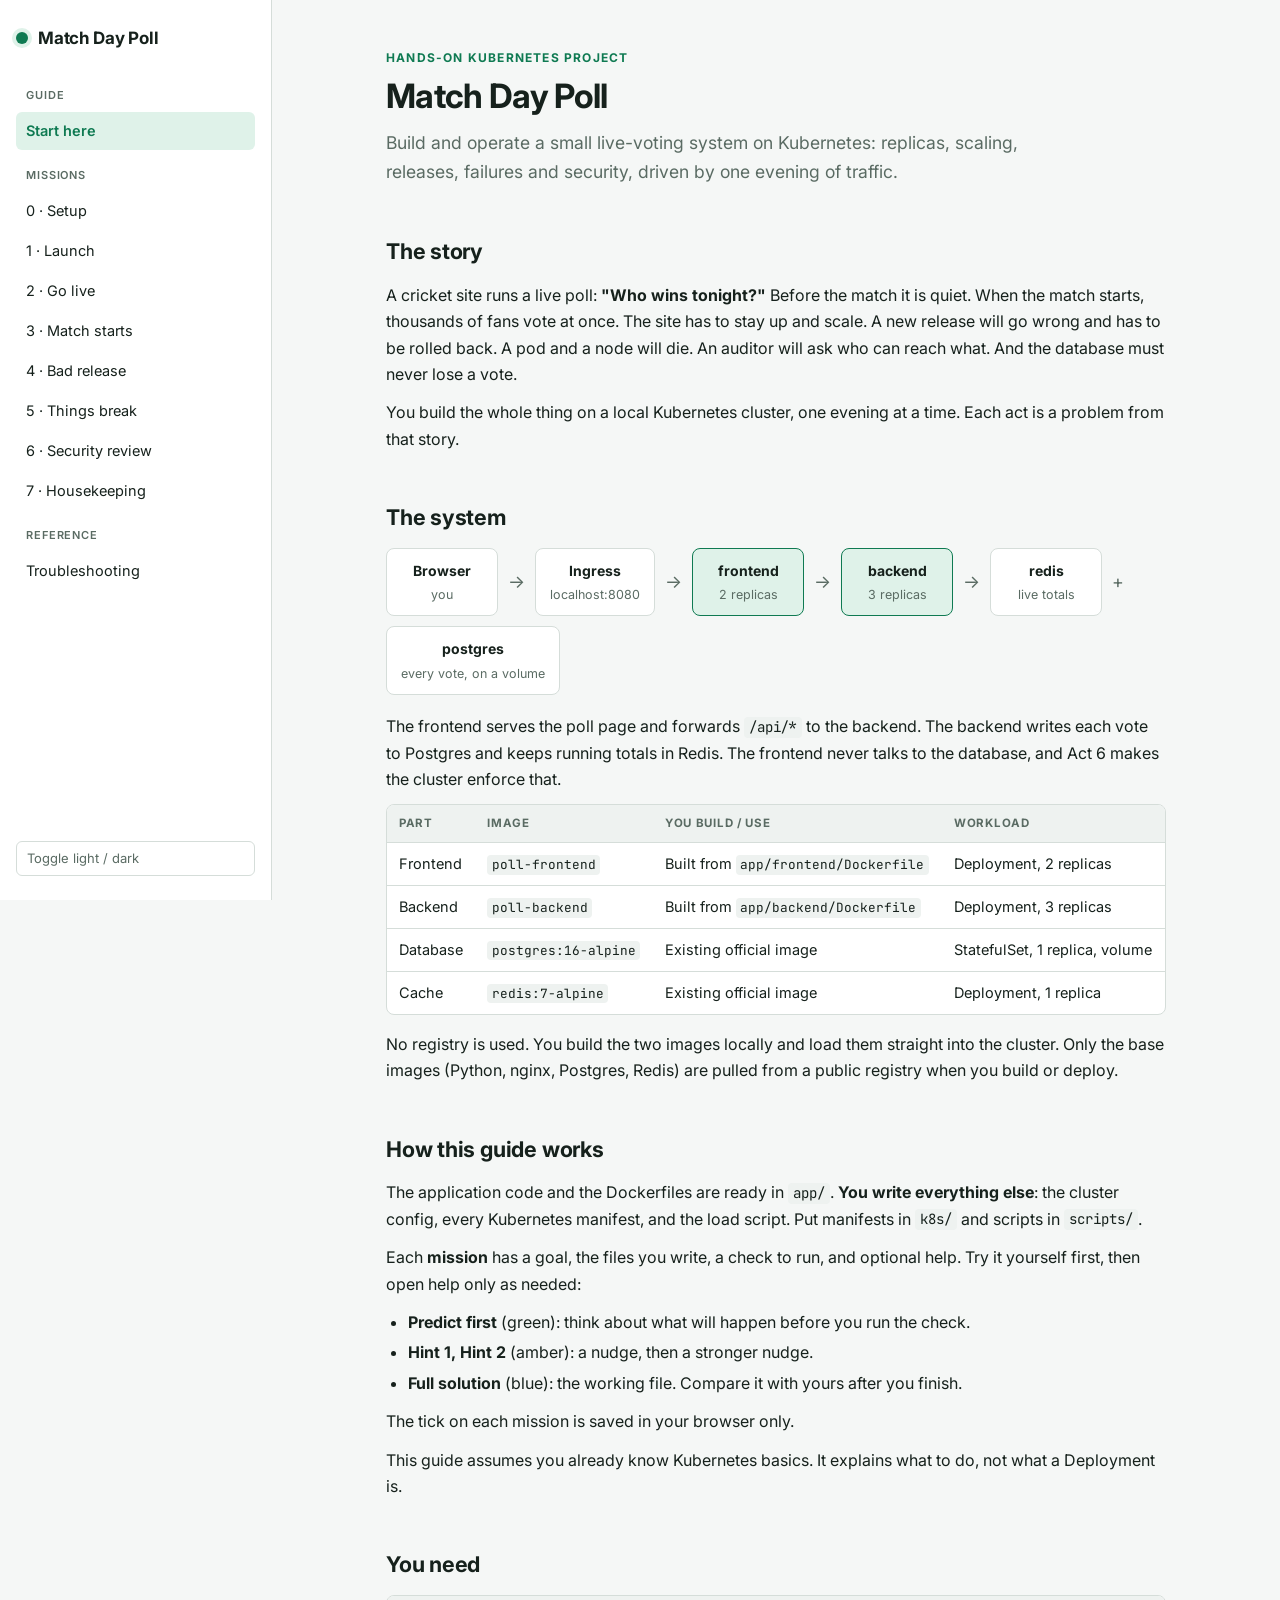
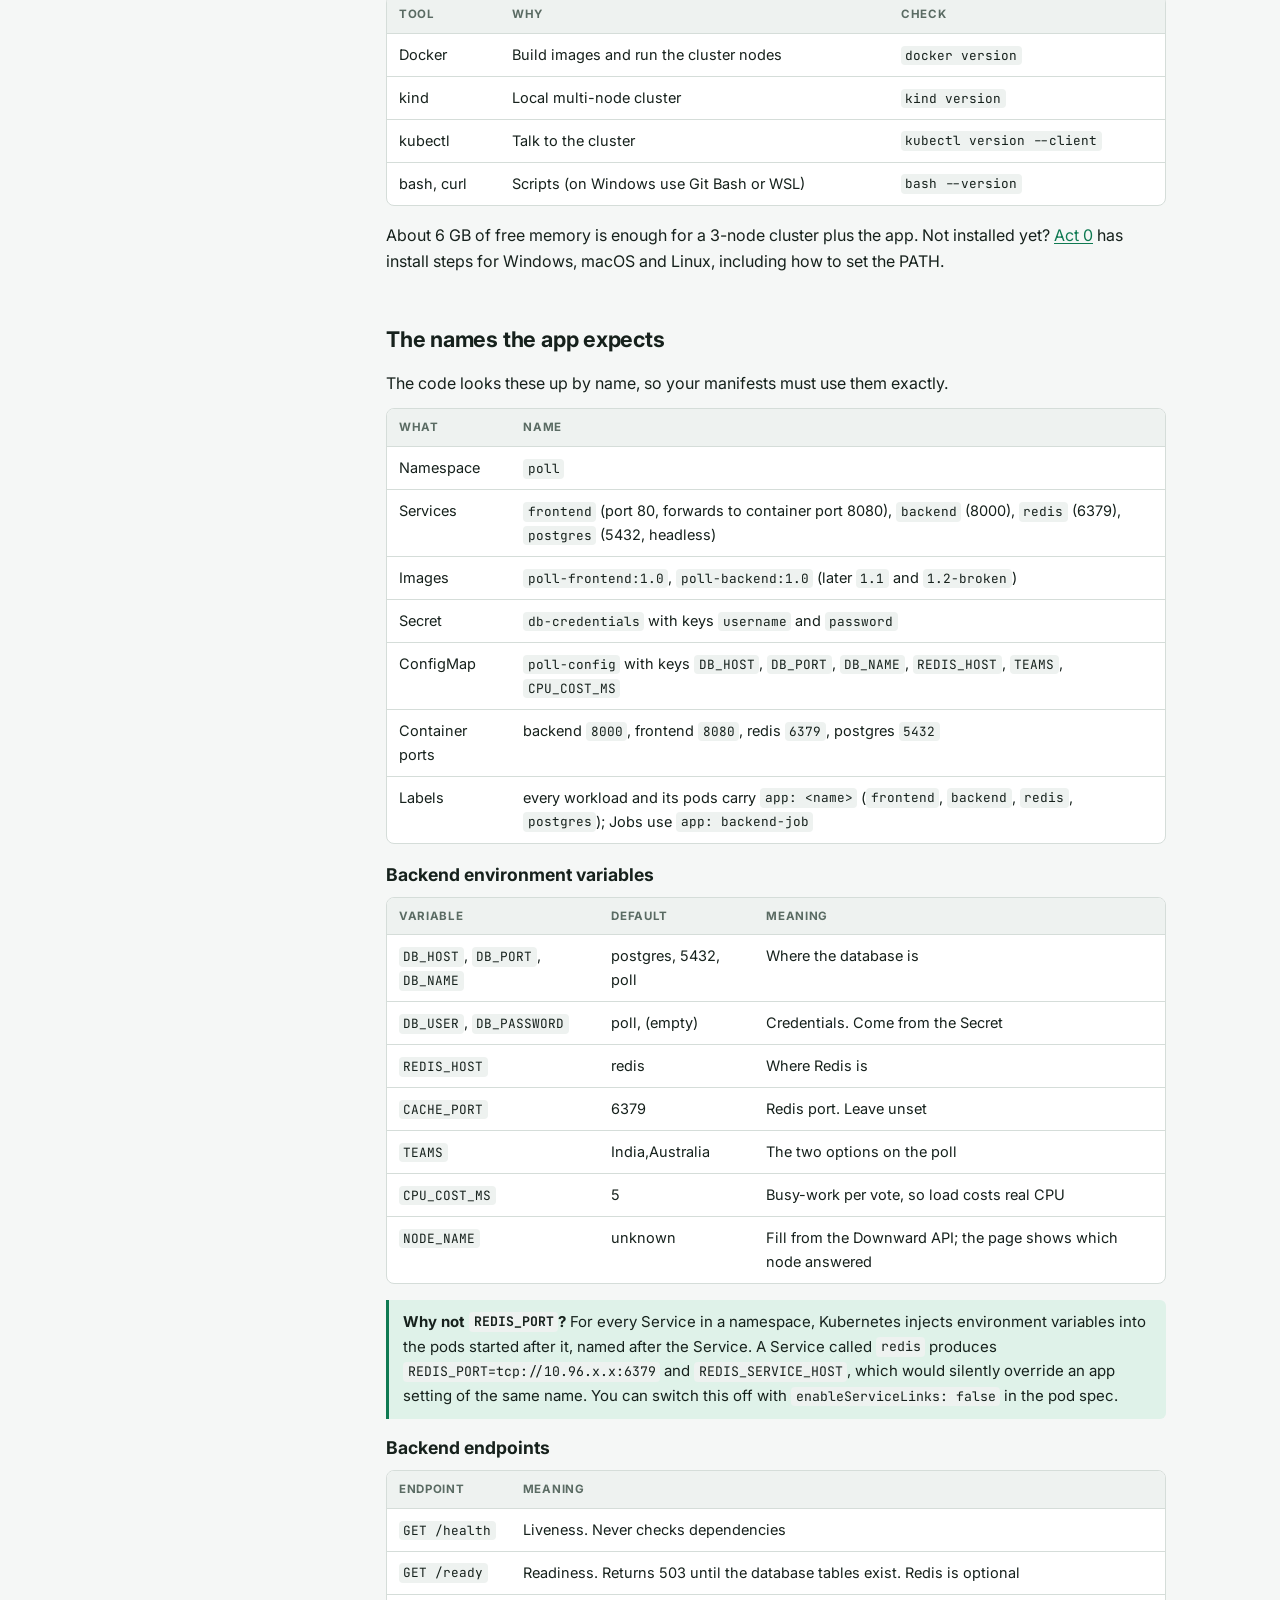
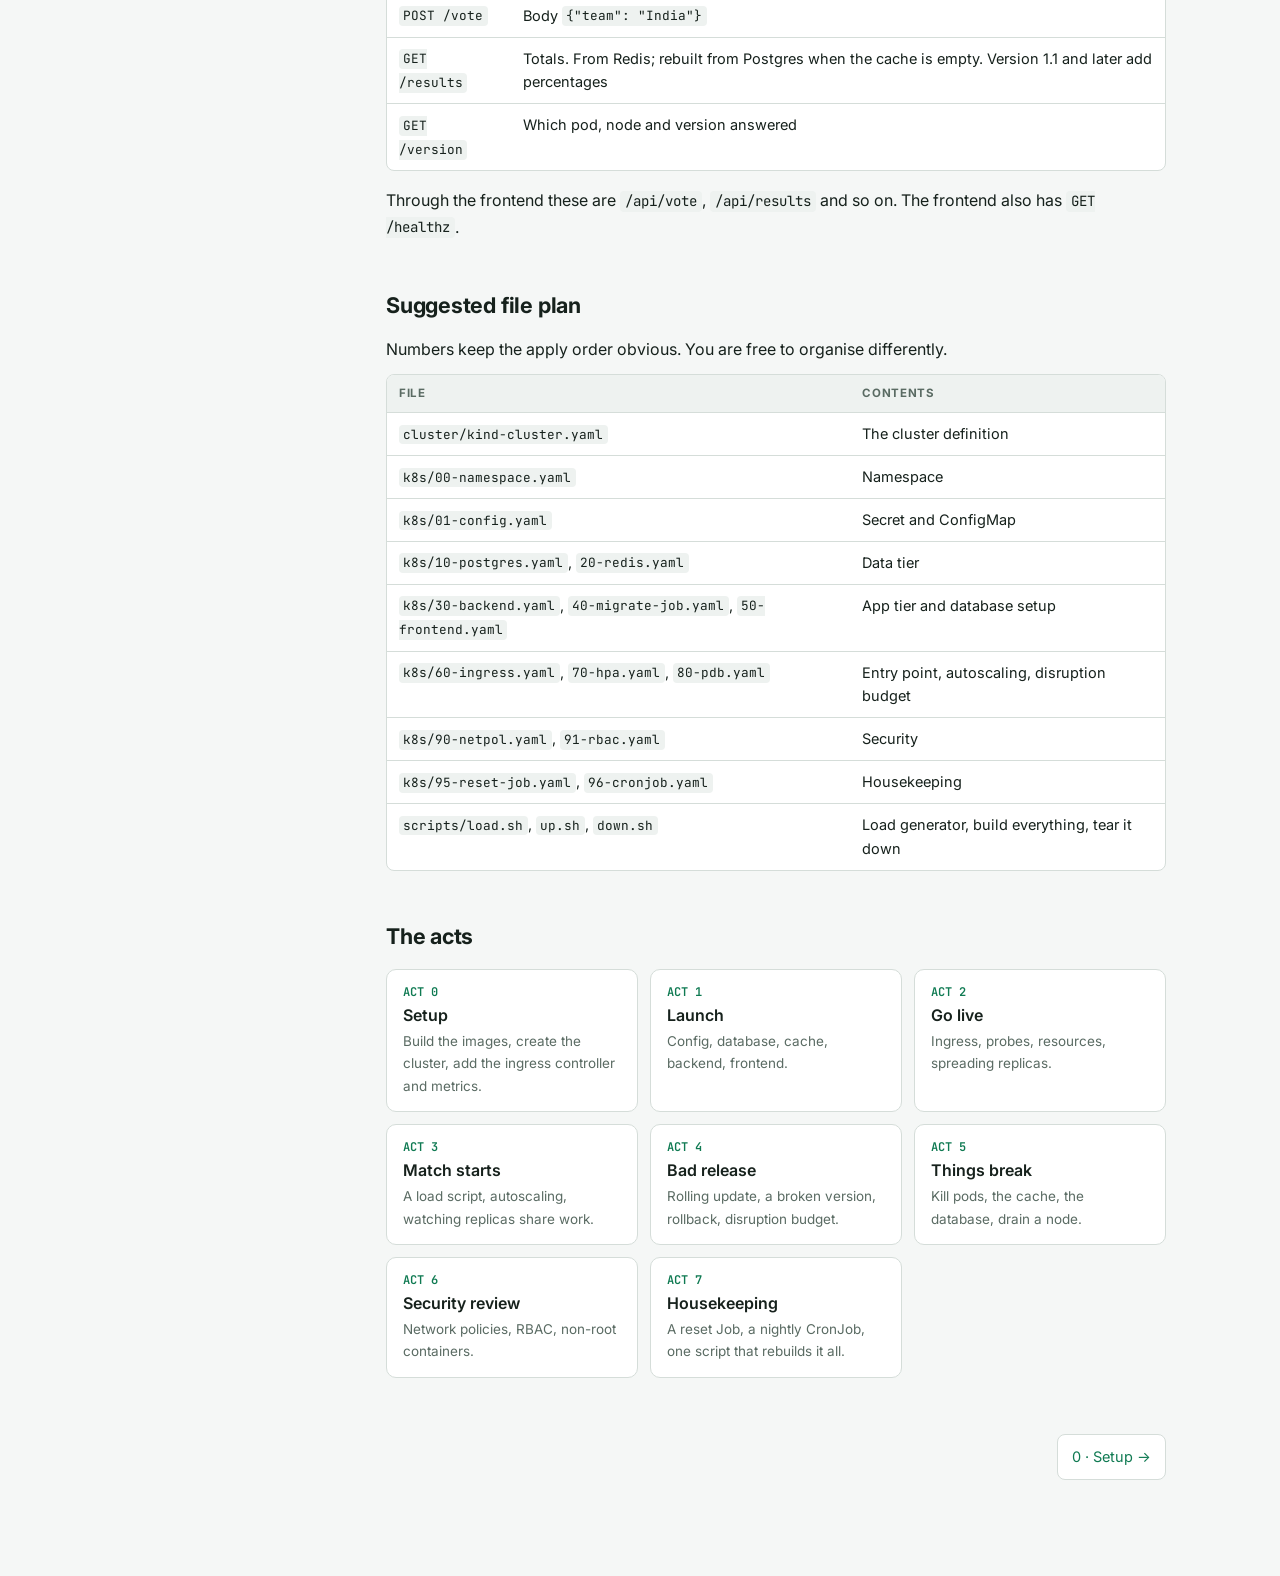
<file: docs/index.html>
<!doctype html>
<html lang="en">
<head>
<meta charset="utf-8">
<meta name="viewport" content="width=device-width, initial-scale=1">
<title>Match Day Poll · Match Day Poll</title>
<link rel="preconnect" href="https://fonts.googleapis.com">
<link rel="preconnect" href="https://fonts.gstatic.com" crossorigin>
<link rel="stylesheet" href="https://fonts.googleapis.com/css2?family=Inter:wght@400;500;600;700&family=JetBrains+Mono:wght@500;600&display=swap">
<link rel="stylesheet" href="assets/style.css">
</head>
<body>
<div class="topbar"><button id="nav-open" type="button" aria-label="Open navigation">Menu</button><strong>Match Day Poll</strong></div>
<div class="shell">
<aside class="side">
<a class="brand" href="index.html"><span class="dot"></span>Match Day Poll</a>
<nav class="nav" aria-label="Guide">
<div class="group">Guide</div>
<a href="index.html" aria-current="page">Start here</a>
<div class="group">Missions</div>
<a href="00-setup.html">0 · Setup</a>
<a href="01-launch.html">1 · Launch</a>
<a href="02-go-live.html">2 · Go live</a>
<a href="03-match-starts.html">3 · Match starts</a>
<a href="04-bad-release.html">4 · Bad release</a>
<a href="05-things-break.html">5 · Things break</a>
<a href="06-security-review.html">6 · Security review</a>
<a href="07-housekeeping.html">7 · Housekeeping</a>
<div class="group">Reference</div>
<a href="troubleshooting.html">Troubleshooting</a>
</nav>
<button class="theme" id="theme" type="button">Toggle light / dark</button>
</aside>
<main>
<div class="content">
<div class="eyebrow">Hands-on Kubernetes project</div>
<h1>Match Day Poll</h1>
<p class="lede">Build and operate a small live-voting system on Kubernetes: replicas, scaling, releases, failures and security, driven by one evening of traffic.</p>

<h2>The story</h2>
<p>A cricket site runs a live poll: <b>"Who wins tonight?"</b> Before the match it is quiet. When the match starts, thousands of fans vote at once. The site has to stay up and scale. A new release will go wrong and has to be rolled back. A pod and a node will die. An auditor will ask who can reach what. And the database must never lose a vote.</p>
<p>You build the whole thing on a local Kubernetes cluster, one evening at a time. Each act is a problem from that story.</p>

<h2>The system</h2>
<div class="flow">
<div class="box"><b>Browser</b><span>you</span></div><span class="arrow">→</span>
<div class="box"><b>Ingress</b><span>localhost:8080</span></div><span class="arrow">→</span>
<div class="box hot"><b>frontend</b><span>2 replicas</span></div><span class="arrow">→</span>
<div class="box hot"><b>backend</b><span>3 replicas</span></div><span class="arrow">→</span>
<div class="box"><b>redis</b><span>live totals</span></div>
<span class="arrow">+</span>
<div class="box"><b>postgres</b><span>every vote, on a volume</span></div>
</div>
<p>The frontend serves the poll page and forwards <code>/api/*</code> to the backend. The backend writes each vote to Postgres and keeps running totals in Redis. The frontend never talks to the database, and Act 6 makes the cluster enforce that.</p>
<div class="table-wrap"><table>
<thead><tr><th>Part</th><th>Image</th><th>You build / use</th><th>Workload</th></tr></thead>
<tbody>
<tr><td>Frontend</td><td><code>poll-frontend</code></td><td>Built from <code>app/frontend/Dockerfile</code></td><td>Deployment, 2 replicas</td></tr>
<tr><td>Backend</td><td><code>poll-backend</code></td><td>Built from <code>app/backend/Dockerfile</code></td><td>Deployment, 3 replicas</td></tr>
<tr><td>Database</td><td><code>postgres:16-alpine</code></td><td>Existing official image</td><td>StatefulSet, 1 replica, volume</td></tr>
<tr><td>Cache</td><td><code>redis:7-alpine</code></td><td>Existing official image</td><td>Deployment, 1 replica</td></tr>
</tbody>
</table></div>

<p>No registry is used. You build the two images locally and load them straight into the cluster. Only the base images (Python, nginx, Postgres, Redis) are pulled from a public registry when you build or deploy.</p>

<h2>How this guide works</h2>
<p>The application code and the Dockerfiles are ready in <code>app/</code>. <b>You write everything else</b>: the cluster config, every Kubernetes manifest, and the load script. Put manifests in <code>k8s/</code> and scripts in <code>scripts/</code>.</p>
<p>Each <b>mission</b> has a goal, the files you write, a check to run, and optional help. Try it yourself first, then open help only as needed:</p>
<ul>
<li><b>Predict first</b> (green): think about what will happen before you run the check.</li>
<li><b>Hint 1, Hint 2</b> (amber): a nudge, then a stronger nudge.</li>
<li><b>Full solution</b> (blue): the working file. Compare it with yours after you finish.</li>
</ul>
<p>The tick on each mission is saved in your browser only.</p>
<p>This guide assumes you already know Kubernetes basics. It explains what to do, not what a Deployment is.</p>

<h2>You need</h2>
<div class="table-wrap"><table>
<thead><tr><th>Tool</th><th>Why</th><th>Check</th></tr></thead>
<tbody>
<tr><td>Docker</td><td>Build images and run the cluster nodes</td><td><code>docker version</code></td></tr>
<tr><td>kind</td><td>Local multi-node cluster</td><td><code>kind version</code></td></tr>
<tr><td>kubectl</td><td>Talk to the cluster</td><td><code>kubectl version --client</code></td></tr>
<tr><td>bash, curl</td><td>Scripts (on Windows use Git Bash or WSL)</td><td><code>bash --version</code></td></tr>
</tbody>
</table></div>

<p>About 6 GB of free memory is enough for a 3-node cluster plus the app. Not installed yet? <a href="00-setup.html">Act 0</a> has install steps for Windows, macOS and Linux, including how to set the PATH.</p>

<h2>The names the app expects</h2>
<p>The code looks these up by name, so your manifests must use them exactly.</p>
<div class="table-wrap"><table>
<thead><tr><th>What</th><th>Name</th></tr></thead>
<tbody>
<tr><td>Namespace</td><td><code>poll</code></td></tr>
<tr><td>Services</td><td><code>frontend</code> (port 80, forwards to container port 8080), <code>backend</code> (8000), <code>redis</code> (6379), <code>postgres</code> (5432, headless)</td></tr>
<tr><td>Images</td><td><code>poll-frontend:1.0</code>, <code>poll-backend:1.0</code> (later <code>1.1</code> and <code>1.2-broken</code>)</td></tr>
<tr><td>Secret</td><td><code>db-credentials</code> with keys <code>username</code> and <code>password</code></td></tr>
<tr><td>ConfigMap</td><td><code>poll-config</code> with keys <code>DB_HOST</code>, <code>DB_PORT</code>, <code>DB_NAME</code>, <code>REDIS_HOST</code>, <code>TEAMS</code>, <code>CPU_COST_MS</code></td></tr>
<tr><td>Container ports</td><td>backend <code>8000</code>, frontend <code>8080</code>, redis <code>6379</code>, postgres <code>5432</code></td></tr>
<tr><td>Labels</td><td>every workload and its pods carry <code>app: &lt;name&gt;</code> (<code>frontend</code>, <code>backend</code>, <code>redis</code>, <code>postgres</code>); Jobs use <code>app: backend-job</code></td></tr>
</tbody>
</table></div>

<h3>Backend environment variables</h3>
<div class="table-wrap"><table>
<thead><tr><th>Variable</th><th>Default</th><th>Meaning</th></tr></thead>
<tbody>
<tr><td><code>DB_HOST</code>, <code>DB_PORT</code>, <code>DB_NAME</code></td><td>postgres, 5432, poll</td><td>Where the database is</td></tr>
<tr><td><code>DB_USER</code>, <code>DB_PASSWORD</code></td><td>poll, (empty)</td><td>Credentials. Come from the Secret</td></tr>
<tr><td><code>REDIS_HOST</code></td><td>redis</td><td>Where Redis is</td></tr>
<tr><td><code>CACHE_PORT</code></td><td>6379</td><td>Redis port. Leave unset</td></tr>
<tr><td><code>TEAMS</code></td><td>India,Australia</td><td>The two options on the poll</td></tr>
<tr><td><code>CPU_COST_MS</code></td><td>5</td><td>Busy-work per vote, so load costs real CPU</td></tr>
<tr><td><code>NODE_NAME</code></td><td>unknown</td><td>Fill from the Downward API; the page shows which node answered</td></tr>
</tbody>
</table></div>

<div class="callout"><b>Why not <code>REDIS_PORT</code>?</b> For every Service in a namespace, Kubernetes injects environment variables into the pods started after it, named after the Service. A Service called <code>redis</code> produces <code>REDIS_PORT=tcp://10.96.x.x:6379</code> and <code>REDIS_SERVICE_HOST</code>, which would silently override an app setting of the same name. You can switch this off with <code>enableServiceLinks: false</code> in the pod spec.</div>
<h3>Backend endpoints</h3>
<div class="table-wrap"><table>
<thead><tr><th>Endpoint</th><th>Meaning</th></tr></thead>
<tbody>
<tr><td><code>GET /health</code></td><td>Liveness. Never checks dependencies</td></tr>
<tr><td><code>GET /ready</code></td><td>Readiness. Returns 503 until the database tables exist. Redis is optional</td></tr>
<tr><td><code>POST /vote</code></td><td>Body <code>{"team": "India"}</code></td></tr>
<tr><td><code>GET /results</code></td><td>Totals. From Redis; rebuilt from Postgres when the cache is empty. Version 1.1 and later add percentages</td></tr>
<tr><td><code>GET /version</code></td><td>Which pod, node and version answered</td></tr>
</tbody>
</table></div>

<p>Through the frontend these are <code>/api/vote</code>, <code>/api/results</code> and so on. The frontend also has <code>GET /healthz</code>.</p>

<h2>Suggested file plan</h2>
<p>Numbers keep the apply order obvious. You are free to organise differently.</p>
<div class="table-wrap"><table>
<thead><tr><th>File</th><th>Contents</th></tr></thead>
<tbody>
<tr><td><code>cluster/kind-cluster.yaml</code></td><td>The cluster definition</td></tr>
<tr><td><code>k8s/00-namespace.yaml</code></td><td>Namespace</td></tr>
<tr><td><code>k8s/01-config.yaml</code></td><td>Secret and ConfigMap</td></tr>
<tr><td><code>k8s/10-postgres.yaml</code>, <code>20-redis.yaml</code></td><td>Data tier</td></tr>
<tr><td><code>k8s/30-backend.yaml</code>, <code>40-migrate-job.yaml</code>, <code>50-frontend.yaml</code></td><td>App tier and database setup</td></tr>
<tr><td><code>k8s/60-ingress.yaml</code>, <code>70-hpa.yaml</code>, <code>80-pdb.yaml</code></td><td>Entry point, autoscaling, disruption budget</td></tr>
<tr><td><code>k8s/90-netpol.yaml</code>, <code>91-rbac.yaml</code></td><td>Security</td></tr>
<tr><td><code>k8s/95-reset-job.yaml</code>, <code>96-cronjob.yaml</code></td><td>Housekeeping</td></tr>
<tr><td><code>scripts/load.sh</code>, <code>up.sh</code>, <code>down.sh</code></td><td>Load generator, build everything, tear it down</td></tr>
</tbody>
</table></div>

<h2>The acts</h2>
<div class="cards">
<a class="card" href="00-setup.html"><div class="k">ACT 0</div><div class="t">Setup</div><div class="d">Build the images, create the cluster, add the ingress controller and metrics.</div></a>
<a class="card" href="01-launch.html"><div class="k">ACT 1</div><div class="t">Launch</div><div class="d">Config, database, cache, backend, frontend.</div></a>
<a class="card" href="02-go-live.html"><div class="k">ACT 2</div><div class="t">Go live</div><div class="d">Ingress, probes, resources, spreading replicas.</div></a>
<a class="card" href="03-match-starts.html"><div class="k">ACT 3</div><div class="t">Match starts</div><div class="d">A load script, autoscaling, watching replicas share work.</div></a>
<a class="card" href="04-bad-release.html"><div class="k">ACT 4</div><div class="t">Bad release</div><div class="d">Rolling update, a broken version, rollback, disruption budget.</div></a>
<a class="card" href="05-things-break.html"><div class="k">ACT 5</div><div class="t">Things break</div><div class="d">Kill pods, the cache, the database, drain a node.</div></a>
<a class="card" href="06-security-review.html"><div class="k">ACT 6</div><div class="t">Security review</div><div class="d">Network policies, RBAC, non-root containers.</div></a>
<a class="card" href="07-housekeeping.html"><div class="k">ACT 7</div><div class="t">Housekeeping</div><div class="d">A reset Job, a nightly CronJob, one script that rebuilds it all.</div></a>
</div>

<div class="pager"><span></span><a href="00-setup.html">0 · Setup →</a></div>
</div>
</main>
</div>
<script src="assets/app.js"></script>
</body>
</html>
</file>
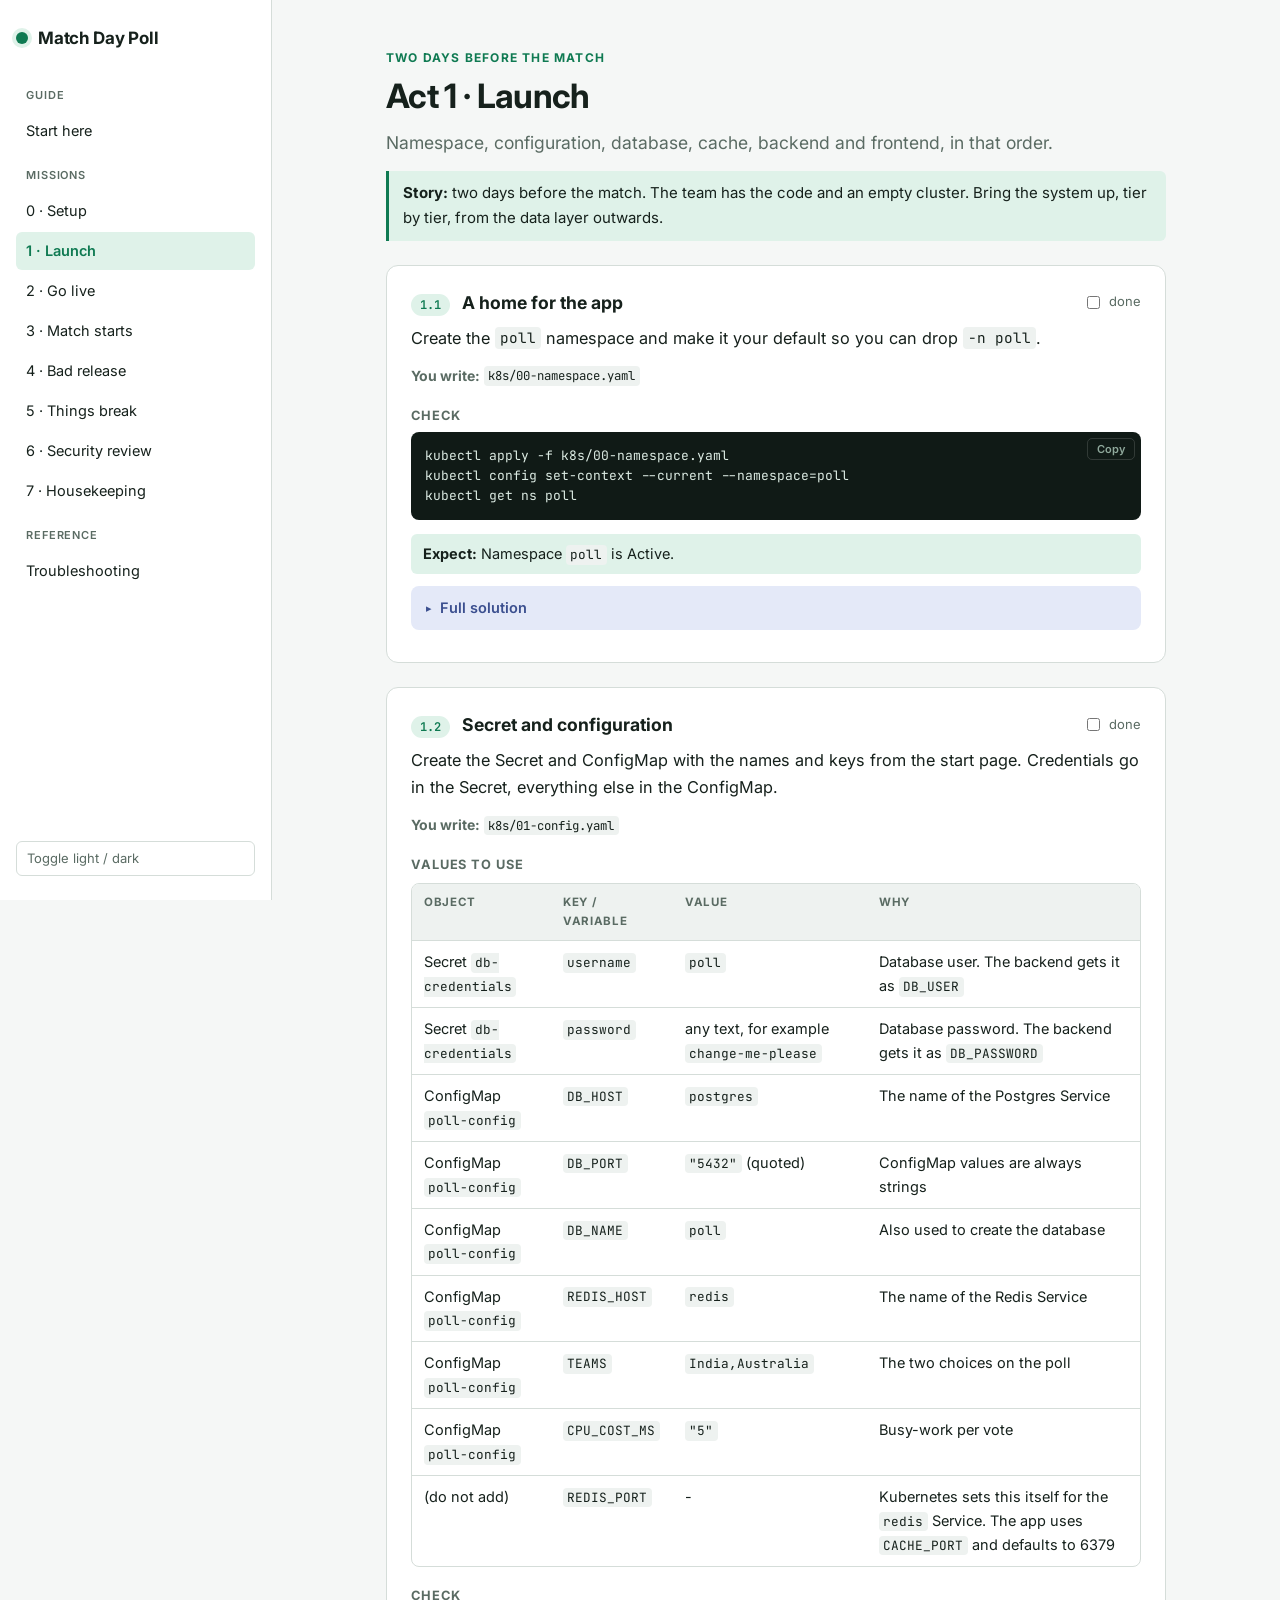
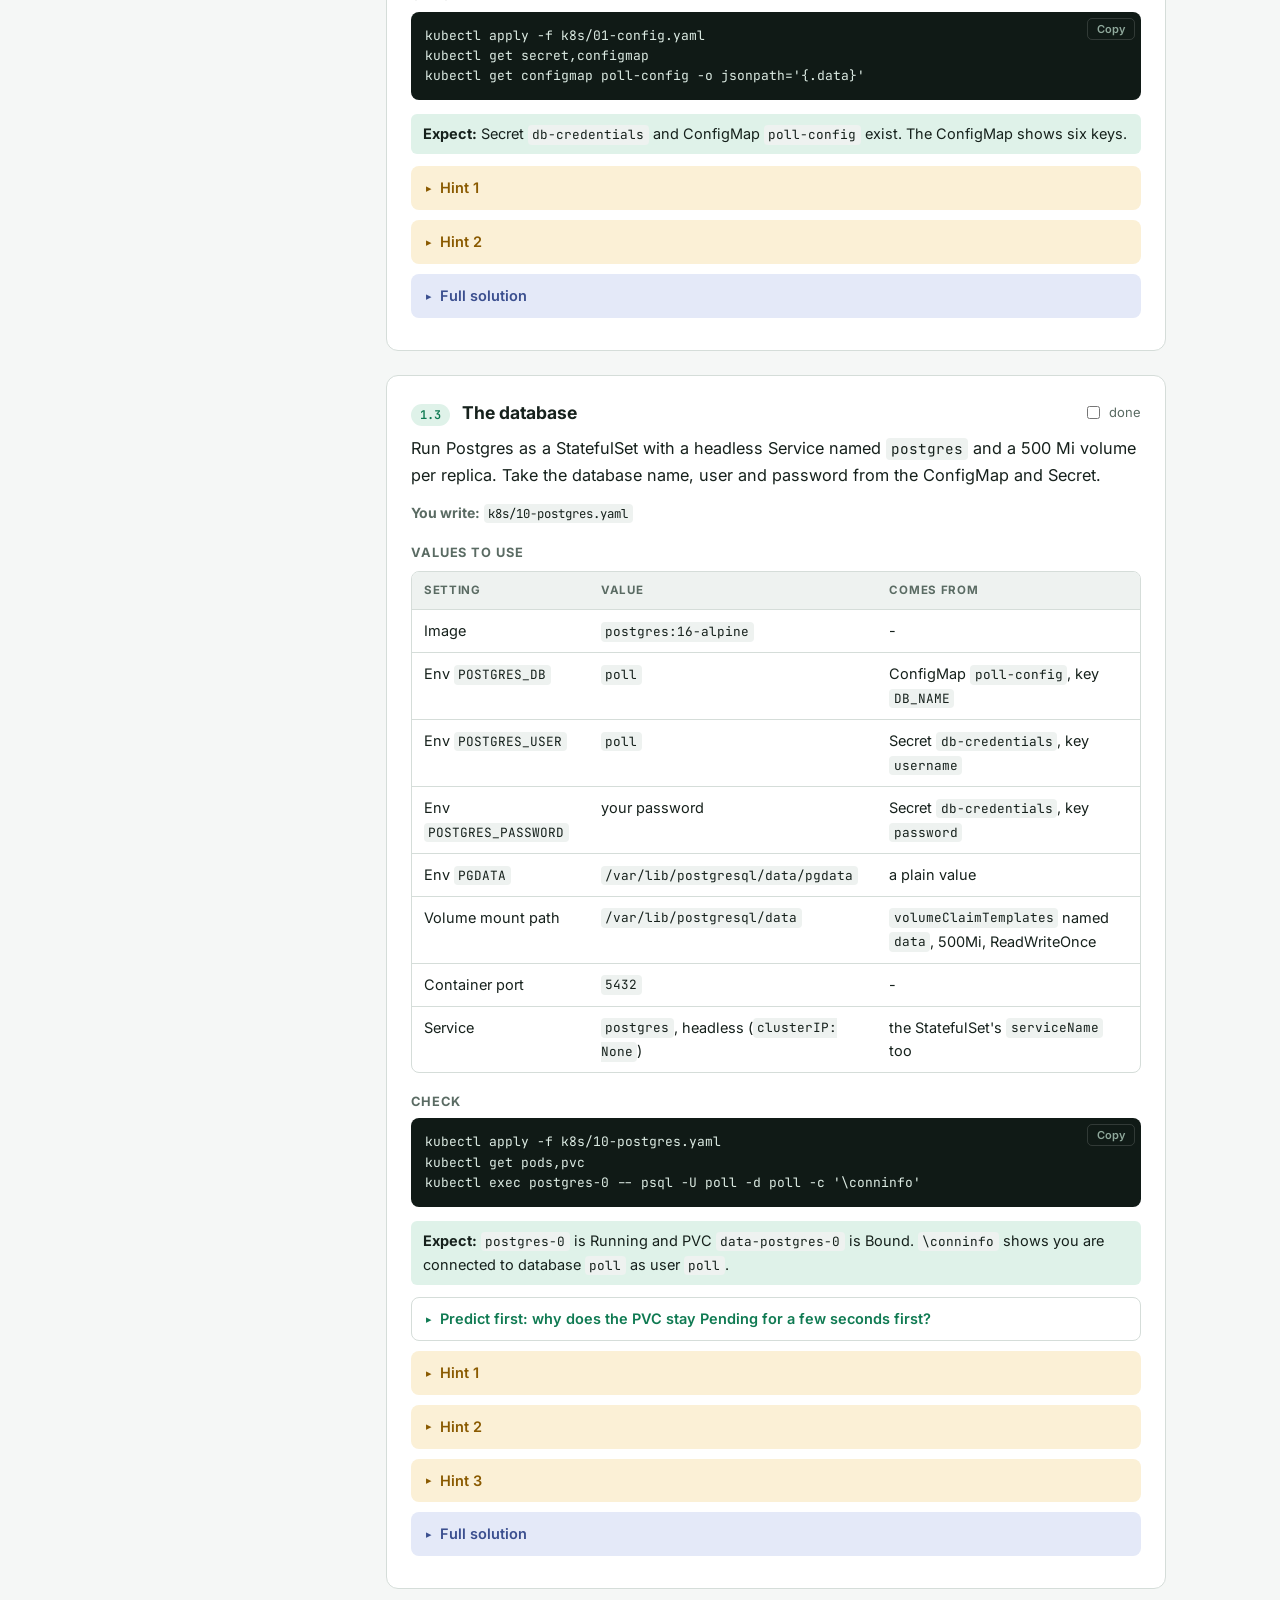
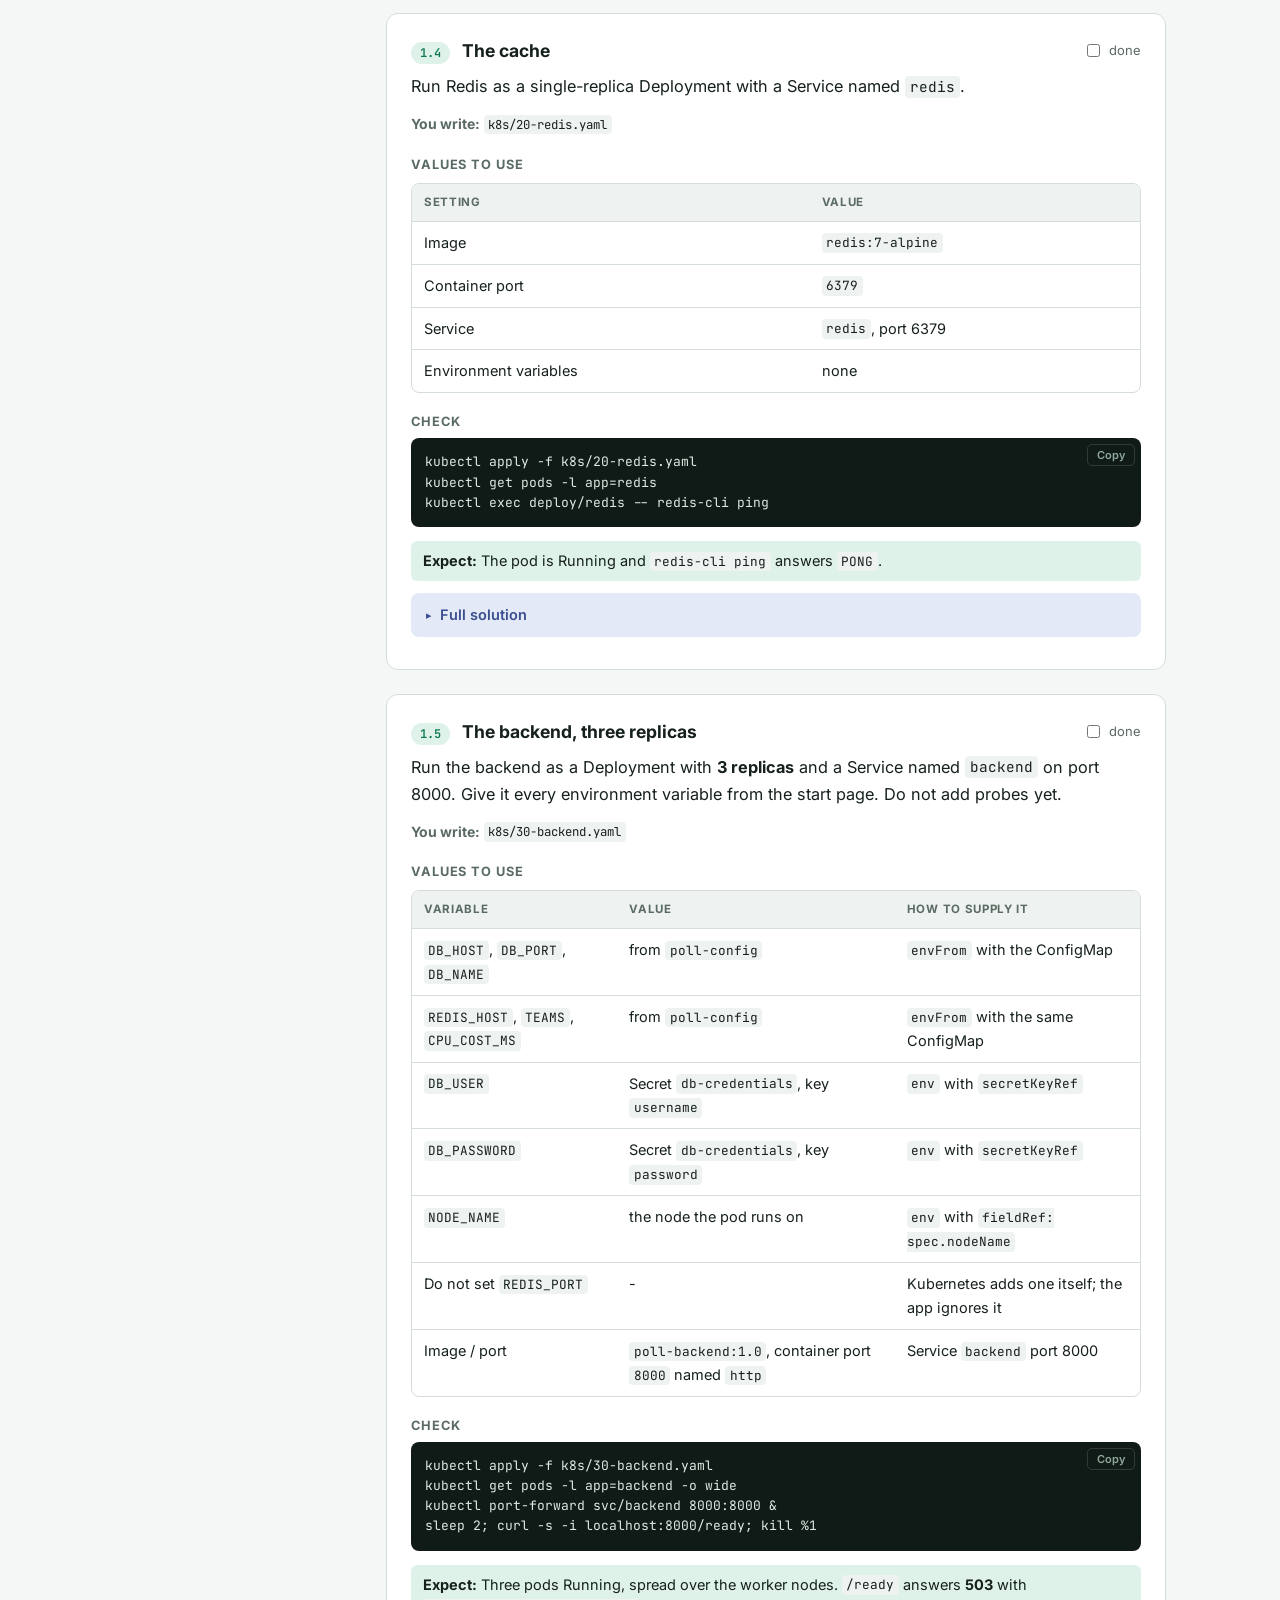
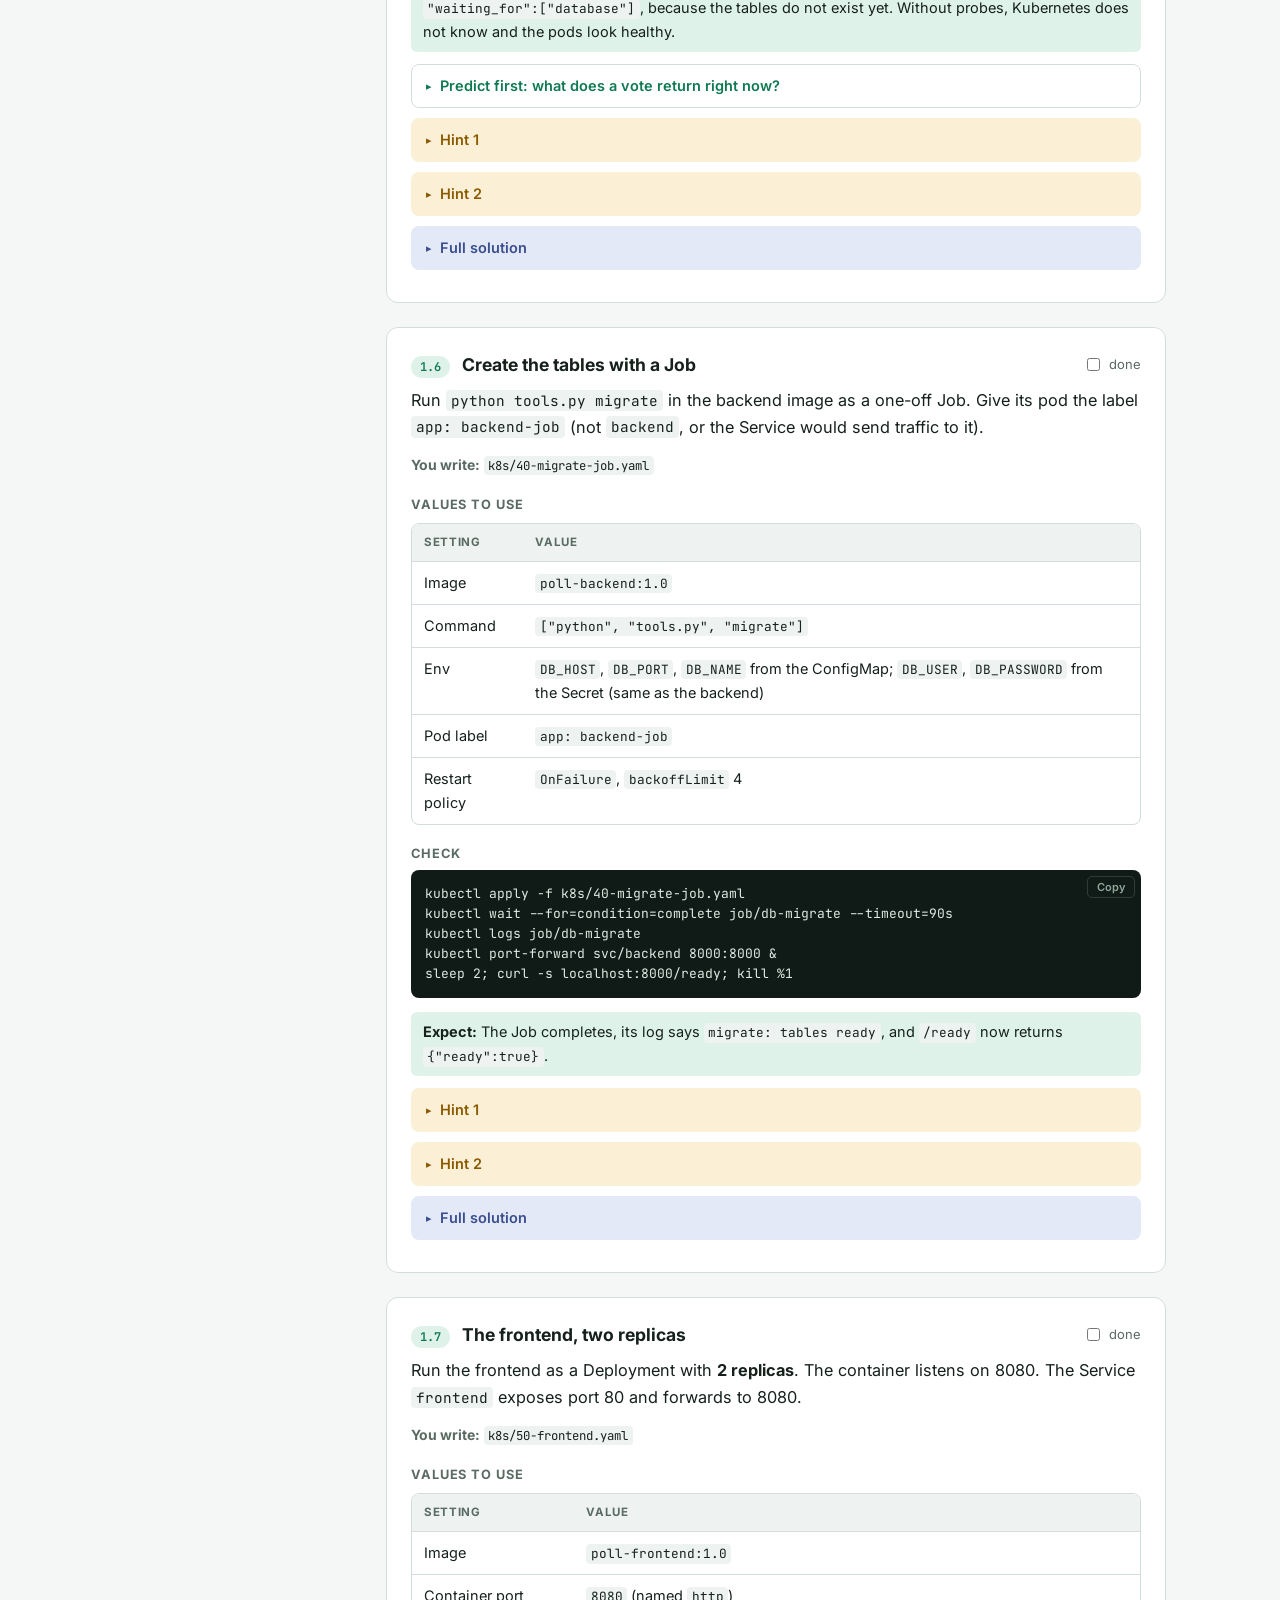
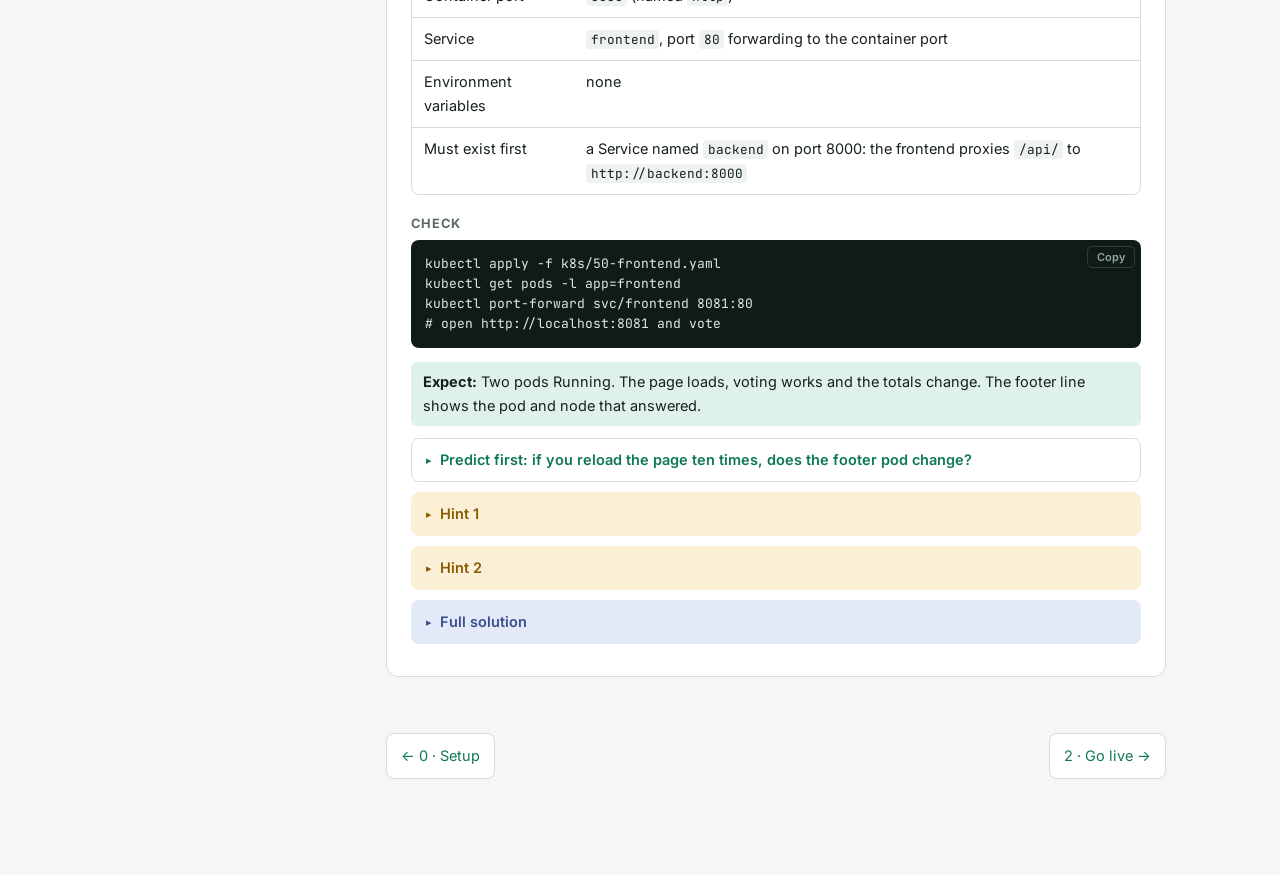
<file: docs/01-launch.html>
<!doctype html>
<html lang="en">
<head>
<meta charset="utf-8">
<meta name="viewport" content="width=device-width, initial-scale=1">
<title>Act 1 · Launch · Match Day Poll</title>
<link rel="preconnect" href="https://fonts.googleapis.com">
<link rel="preconnect" href="https://fonts.gstatic.com" crossorigin>
<link rel="stylesheet" href="https://fonts.googleapis.com/css2?family=Inter:wght@400;500;600;700&family=JetBrains+Mono:wght@500;600&display=swap">
<link rel="stylesheet" href="assets/style.css">
</head>
<body>
<div class="topbar"><button id="nav-open" type="button" aria-label="Open navigation">Menu</button><strong>Match Day Poll</strong></div>
<div class="shell">
<aside class="side">
<a class="brand" href="index.html"><span class="dot"></span>Match Day Poll</a>
<nav class="nav" aria-label="Guide">
<div class="group">Guide</div>
<a href="index.html">Start here</a>
<div class="group">Missions</div>
<a href="00-setup.html">0 · Setup</a>
<a href="01-launch.html" aria-current="page">1 · Launch</a>
<a href="02-go-live.html">2 · Go live</a>
<a href="03-match-starts.html">3 · Match starts</a>
<a href="04-bad-release.html">4 · Bad release</a>
<a href="05-things-break.html">5 · Things break</a>
<a href="06-security-review.html">6 · Security review</a>
<a href="07-housekeeping.html">7 · Housekeeping</a>
<div class="group">Reference</div>
<a href="troubleshooting.html">Troubleshooting</a>
</nav>
<button class="theme" id="theme" type="button">Toggle light / dark</button>
</aside>
<main>
<div class="content">
<div class="eyebrow">Two days before the match</div>
<h1>Act 1 · Launch</h1>
<p class="lede">Namespace, configuration, database, cache, backend and frontend, in that order.</p>
<div class="callout"><b>Story:</b> two days before the match. The team has the code and an empty cluster. Bring the system up, tier by tier, from the data layer outwards.</div>
<section class="mission" id="m1">
<header><span class="num">1.1</span><h3>A home for the app</h3><label class="done"><input type="checkbox" aria-label="Mark mission done"> done</label></header>
<p class="goal">Create the <code>poll</code> namespace and make it your default so you can drop <code>-n poll</code>.</p>
<p class="writes"><b>You write:</b> <code>k8s/00-namespace.yaml</code></p>
<h4>Check</h4>
<pre><code>kubectl apply -f k8s/00-namespace.yaml
kubectl config set-context --current --namespace=poll
kubectl get ns poll</code></pre>
<p class="expect"><b>Expect:</b> Namespace <code>poll</code> is Active.</p>
<details class="solution"><summary>Full solution</summary><div class="body"><pre data-title="k8s/00-namespace.yaml"><code>apiVersion: v1
kind: Namespace
metadata:
  name: poll</code></pre>
</div></details>
</section>
<section class="mission" id="m2">
<header><span class="num">1.2</span><h3>Secret and configuration</h3><label class="done"><input type="checkbox" aria-label="Mark mission done"> done</label></header>
<p class="goal">Create the Secret and ConfigMap with the names and keys from the start page. Credentials go in the Secret, everything else in the ConfigMap.</p>
<p class="writes"><b>You write:</b> <code>k8s/01-config.yaml</code></p>
<h4>Values to use</h4>
<div class="table-wrap"><table>
<thead><tr><th>Object</th><th>Key / variable</th><th>Value</th><th>Why</th></tr></thead>
<tbody>
<tr><td>Secret <code>db-credentials</code></td><td><code>username</code></td><td><code>poll</code></td><td>Database user. The backend gets it as <code>DB_USER</code></td></tr>
<tr><td>Secret <code>db-credentials</code></td><td><code>password</code></td><td>any text, for example <code>change-me-please</code></td><td>Database password. The backend gets it as <code>DB_PASSWORD</code></td></tr>
<tr><td>ConfigMap <code>poll-config</code></td><td><code>DB_HOST</code></td><td><code>postgres</code></td><td>The name of the Postgres Service</td></tr>
<tr><td>ConfigMap <code>poll-config</code></td><td><code>DB_PORT</code></td><td><code>"5432"</code> (quoted)</td><td>ConfigMap values are always strings</td></tr>
<tr><td>ConfigMap <code>poll-config</code></td><td><code>DB_NAME</code></td><td><code>poll</code></td><td>Also used to create the database</td></tr>
<tr><td>ConfigMap <code>poll-config</code></td><td><code>REDIS_HOST</code></td><td><code>redis</code></td><td>The name of the Redis Service</td></tr>
<tr><td>ConfigMap <code>poll-config</code></td><td><code>TEAMS</code></td><td><code>India,Australia</code></td><td>The two choices on the poll</td></tr>
<tr><td>ConfigMap <code>poll-config</code></td><td><code>CPU_COST_MS</code></td><td><code>"5"</code></td><td>Busy-work per vote</td></tr>
<tr><td>(do not add)</td><td><code>REDIS_PORT</code></td><td>-</td><td>Kubernetes sets this itself for the <code>redis</code> Service. The app uses <code>CACHE_PORT</code> and defaults to 6379</td></tr>
</tbody>
</table></div>
<h4>Check</h4>
<pre><code>kubectl apply -f k8s/01-config.yaml
kubectl get secret,configmap
kubectl get configmap poll-config -o jsonpath='{.data}'</code></pre>
<p class="expect"><b>Expect:</b> Secret <code>db-credentials</code> and ConfigMap <code>poll-config</code> exist. The ConfigMap shows six keys.</p>
<details class="hint"><summary>Hint 1</summary><div class="body"><code>stringData</code> lets you write the Secret values as plain text; the API server stores them base64-encoded.</div></details>
<details class="hint"><summary>Hint 2</summary><div class="body">Database host is <code>postgres</code>, Redis host is <code>redis</code>. Numbers in a ConfigMap must be quoted strings.</div></details>
<details class="solution"><summary>Full solution</summary><div class="body"><pre data-title="k8s/01-config.yaml"><code>apiVersion: v1
kind: Secret
metadata:
  name: db-credentials
  namespace: poll
type: Opaque
stringData:
  username: poll
  password: change-me-please
---
apiVersion: v1
kind: ConfigMap
metadata:
  name: poll-config
  namespace: poll
data:
  DB_HOST: postgres
  DB_PORT: "5432"
  DB_NAME: poll
  REDIS_HOST: redis
  TEAMS: "India,Australia"
  CPU_COST_MS: "5"</code></pre>
</div></details>
</section>
<section class="mission" id="m3">
<header><span class="num">1.3</span><h3>The database</h3><label class="done"><input type="checkbox" aria-label="Mark mission done"> done</label></header>
<p class="goal">Run Postgres as a StatefulSet with a headless Service named <code>postgres</code> and a 500 Mi volume per replica. Take the database name, user and password from the ConfigMap and Secret.</p>
<p class="writes"><b>You write:</b> <code>k8s/10-postgres.yaml</code></p>
<h4>Values to use</h4>
<div class="table-wrap"><table>
<thead><tr><th>Setting</th><th>Value</th><th>Comes from</th></tr></thead>
<tbody>
<tr><td>Image</td><td><code>postgres:16-alpine</code></td><td>-</td></tr>
<tr><td>Env <code>POSTGRES_DB</code></td><td><code>poll</code></td><td>ConfigMap <code>poll-config</code>, key <code>DB_NAME</code></td></tr>
<tr><td>Env <code>POSTGRES_USER</code></td><td><code>poll</code></td><td>Secret <code>db-credentials</code>, key <code>username</code></td></tr>
<tr><td>Env <code>POSTGRES_PASSWORD</code></td><td>your password</td><td>Secret <code>db-credentials</code>, key <code>password</code></td></tr>
<tr><td>Env <code>PGDATA</code></td><td><code>/var/lib/postgresql/data/pgdata</code></td><td>a plain value</td></tr>
<tr><td>Volume mount path</td><td><code>/var/lib/postgresql/data</code></td><td><code>volumeClaimTemplates</code> named <code>data</code>, 500Mi, ReadWriteOnce</td></tr>
<tr><td>Container port</td><td><code>5432</code></td><td>-</td></tr>
<tr><td>Service</td><td><code>postgres</code>, headless (<code>clusterIP: None</code>)</td><td>the StatefulSet's <code>serviceName</code> too</td></tr>
</tbody>
</table></div>
<h4>Check</h4>
<pre><code>kubectl apply -f k8s/10-postgres.yaml
kubectl get pods,pvc
kubectl exec postgres-0 -- psql -U poll -d poll -c '\conninfo'</code></pre>
<p class="expect"><b>Expect:</b> <code>postgres-0</code> is Running and PVC <code>data-postgres-0</code> is Bound. <code>\conninfo</code> shows you are connected to database <code>poll</code> as user <code>poll</code>.</p>
<details class="predict"><summary>Predict first: why does the PVC stay Pending for a few seconds first?</summary><div class="body">kind's default StorageClass binds volumes only when a pod that uses them is scheduled, so the volume is created on the node the pod lands on.</div></details>
<details class="hint"><summary>Hint 1</summary><div class="body">The Postgres image reads <code>POSTGRES_DB</code>, <code>POSTGRES_USER</code> and <code>POSTGRES_PASSWORD</code>. Use <code>valueFrom</code> with <code>configMapKeyRef</code> / <code>secretKeyRef</code>.</div></details>
<details class="hint"><summary>Hint 2</summary><div class="body">Mount the volume at <code>/var/lib/postgresql/data</code> and set <code>PGDATA</code> to a sub-folder of it. A fresh volume has a <code>lost+found</code> folder that makes Postgres refuse to initialise in the mount root.</div></details>
<details class="hint"><summary>Hint 3</summary><div class="body">The volume comes from <code>volumeClaimTemplates</code>, not a separate PVC file. <code>serviceName</code> must match the headless Service.</div></details>
<details class="solution"><summary>Full solution</summary><div class="body"><pre data-title="k8s/10-postgres.yaml"><code>apiVersion: v1
kind: Service
metadata:
  name: postgres
  namespace: poll
  labels: { app: postgres }
spec:
  clusterIP: None
  selector: { app: postgres }
  ports:
    - { name: pg, port: 5432 }
---
apiVersion: apps/v1
kind: StatefulSet
metadata:
  name: postgres
  namespace: poll
  labels: { app: postgres }
spec:
  serviceName: postgres
  replicas: 1
  selector:
    matchLabels: { app: postgres }
  template:
    metadata:
      labels: { app: postgres }
    spec:
      containers:
        - name: postgres
          image: postgres:16-alpine
          ports:
            - { name: pg, containerPort: 5432 }
          env:
            - { name: POSTGRES_DB, valueFrom: { configMapKeyRef: { name: poll-config, key: DB_NAME } } }
            - { name: POSTGRES_USER, valueFrom: { secretKeyRef: { name: db-credentials, key: username } } }
            - { name: POSTGRES_PASSWORD, valueFrom: { secretKeyRef: { name: db-credentials, key: password } } }
            - { name: PGDATA, value: /var/lib/postgresql/data/pgdata }
          volumeMounts:
            - { name: data, mountPath: /var/lib/postgresql/data }
  volumeClaimTemplates:
    - metadata:
        name: data
      spec:
        accessModes: [ReadWriteOnce]
        resources:
          requests:
            storage: 500Mi</code></pre>
</div></details>
</section>
<section class="mission" id="m4">
<header><span class="num">1.4</span><h3>The cache</h3><label class="done"><input type="checkbox" aria-label="Mark mission done"> done</label></header>
<p class="goal">Run Redis as a single-replica Deployment with a Service named <code>redis</code>.</p>
<p class="writes"><b>You write:</b> <code>k8s/20-redis.yaml</code></p>
<h4>Values to use</h4>
<div class="table-wrap"><table>
<thead><tr><th>Setting</th><th>Value</th></tr></thead>
<tbody>
<tr><td>Image</td><td><code>redis:7-alpine</code></td></tr>
<tr><td>Container port</td><td><code>6379</code></td></tr>
<tr><td>Service</td><td><code>redis</code>, port 6379</td></tr>
<tr><td>Environment variables</td><td>none</td></tr>
</tbody>
</table></div>
<h4>Check</h4>
<pre><code>kubectl apply -f k8s/20-redis.yaml
kubectl get pods -l app=redis
kubectl exec deploy/redis -- redis-cli ping</code></pre>
<p class="expect"><b>Expect:</b> The pod is Running and <code>redis-cli ping</code> answers <code>PONG</code>.</p>
<details class="solution"><summary>Full solution</summary><div class="body"><pre data-title="k8s/20-redis.yaml"><code>apiVersion: v1
kind: Service
metadata:
  name: redis
  namespace: poll
  labels: { app: redis }
spec:
  selector: { app: redis }
  ports:
    - { name: redis, port: 6379, targetPort: 6379 }
---
apiVersion: apps/v1
kind: Deployment
metadata:
  name: redis
  namespace: poll
  labels: { app: redis }
spec:
  replicas: 1
  selector:
    matchLabels: { app: redis }
  template:
    metadata:
      labels: { app: redis }
    spec:
      containers:
        - name: redis
          image: redis:7-alpine
          ports:
            - { containerPort: 6379 }</code></pre>
</div></details>
</section>
<section class="mission" id="m5">
<header><span class="num">1.5</span><h3>The backend, three replicas</h3><label class="done"><input type="checkbox" aria-label="Mark mission done"> done</label></header>
<p class="goal">Run the backend as a Deployment with <b>3 replicas</b> and a Service named <code>backend</code> on port 8000. Give it every environment variable from the start page. Do not add probes yet.</p>
<p class="writes"><b>You write:</b> <code>k8s/30-backend.yaml</code></p>
<h4>Values to use</h4>
<div class="table-wrap"><table>
<thead><tr><th>Variable</th><th>Value</th><th>How to supply it</th></tr></thead>
<tbody>
<tr><td><code>DB_HOST</code>, <code>DB_PORT</code>, <code>DB_NAME</code></td><td>from <code>poll-config</code></td><td><code>envFrom</code> with the ConfigMap</td></tr>
<tr><td><code>REDIS_HOST</code>, <code>TEAMS</code>, <code>CPU_COST_MS</code></td><td>from <code>poll-config</code></td><td><code>envFrom</code> with the same ConfigMap</td></tr>
<tr><td><code>DB_USER</code></td><td>Secret <code>db-credentials</code>, key <code>username</code></td><td><code>env</code> with <code>secretKeyRef</code></td></tr>
<tr><td><code>DB_PASSWORD</code></td><td>Secret <code>db-credentials</code>, key <code>password</code></td><td><code>env</code> with <code>secretKeyRef</code></td></tr>
<tr><td><code>NODE_NAME</code></td><td>the node the pod runs on</td><td><code>env</code> with <code>fieldRef: spec.nodeName</code></td></tr>
<tr><td>Do not set <code>REDIS_PORT</code></td><td>-</td><td>Kubernetes adds one itself; the app ignores it</td></tr>
<tr><td>Image / port</td><td><code>poll-backend:1.0</code>, container port <code>8000</code> named <code>http</code></td><td>Service <code>backend</code> port 8000</td></tr>
</tbody>
</table></div>
<h4>Check</h4>
<pre><code>kubectl apply -f k8s/30-backend.yaml
kubectl get pods -l app=backend -o wide
kubectl port-forward svc/backend 8000:8000 &amp;
sleep 2; curl -s -i localhost:8000/ready; kill %1</code></pre>
<p class="expect"><b>Expect:</b> Three pods Running, spread over the worker nodes. <code>/ready</code> answers <b>503</b> with <code>"waiting_for":["database"]</code>, because the tables do not exist yet. Without probes, Kubernetes does not know and the pods look healthy.</p>
<details class="predict"><summary>Predict first: what does a vote return right now?</summary><div class="body">A 503 <code>database unavailable</code>. The database is up, but the <code>votes</code> table is missing. The next mission creates it.</div></details>
<details class="hint"><summary>Hint 1</summary><div class="body">Use <code>envFrom</code> with the ConfigMap for the shared settings. Add <code>DB_USER</code> and <code>DB_PASSWORD</code> from the Secret, and <code>NODE_NAME</code> from <code>fieldRef: spec.nodeName</code>.</div></details>
<details class="hint"><summary>Hint 2</summary><div class="body">Name the container port <code>http</code> so the Service can refer to it by name.</div></details>
<details class="solution"><summary>Full solution</summary><div class="body"><pre data-title="k8s/30-backend.yaml"><code>apiVersion: v1
kind: Service
metadata:
  name: backend
  namespace: poll
  labels: { app: backend }
spec:
  selector: { app: backend }
  ports:
    - { name: http, port: 8000, targetPort: http }
---
apiVersion: apps/v1
kind: Deployment
metadata:
  name: backend
  namespace: poll
  labels: { app: backend }
spec:
  replicas: 3
  selector:
    matchLabels: { app: backend }
  template:
    metadata:
      labels: { app: backend }
    spec:
      containers:
        - name: backend
          image: poll-backend:1.0
          ports:
            - { name: http, containerPort: 8000 }
          envFrom:
            - configMapRef: { name: poll-config }
          env:
            - { name: DB_USER, valueFrom: { secretKeyRef: { name: db-credentials, key: username } } }
            - { name: DB_PASSWORD, valueFrom: { secretKeyRef: { name: db-credentials, key: password } } }
            - { name: NODE_NAME, valueFrom: { fieldRef: { fieldPath: spec.nodeName } } }</code></pre>
</div></details>
</section>
<section class="mission" id="m6">
<header><span class="num">1.6</span><h3>Create the tables with a Job</h3><label class="done"><input type="checkbox" aria-label="Mark mission done"> done</label></header>
<p class="goal">Run <code>python tools.py migrate</code> in the backend image as a one-off Job. Give its pod the label <code>app: backend-job</code> (not <code>backend</code>, or the Service would send traffic to it).</p>
<p class="writes"><b>You write:</b> <code>k8s/40-migrate-job.yaml</code></p>
<h4>Values to use</h4>
<div class="table-wrap"><table>
<thead><tr><th>Setting</th><th>Value</th></tr></thead>
<tbody>
<tr><td>Image</td><td><code>poll-backend:1.0</code></td></tr>
<tr><td>Command</td><td><code>["python", "tools.py", "migrate"]</code></td></tr>
<tr><td>Env</td><td><code>DB_HOST</code>, <code>DB_PORT</code>, <code>DB_NAME</code> from the ConfigMap; <code>DB_USER</code>, <code>DB_PASSWORD</code> from the Secret (same as the backend)</td></tr>
<tr><td>Pod label</td><td><code>app: backend-job</code></td></tr>
<tr><td>Restart policy</td><td><code>OnFailure</code>, <code>backoffLimit</code> 4</td></tr>
</tbody>
</table></div>
<h4>Check</h4>
<pre><code>kubectl apply -f k8s/40-migrate-job.yaml
kubectl wait --for=condition=complete job/db-migrate --timeout=90s
kubectl logs job/db-migrate
kubectl port-forward svc/backend 8000:8000 &amp;
sleep 2; curl -s localhost:8000/ready; kill %1</code></pre>
<p class="expect"><b>Expect:</b> The Job completes, its log says <code>migrate: tables ready</code>, and <code>/ready</code> now returns <code>{"ready":true}</code>.</p>
<details class="hint"><summary>Hint 1</summary><div class="body">A Job's pod needs <code>restartPolicy: Never</code> or <code>OnFailure</code>. Pick <code>OnFailure</code> and set <code>backoffLimit</code> to a small number.</div></details>
<details class="hint"><summary>Hint 2</summary><div class="body">It needs the same database settings as the backend: the ConfigMap plus <code>DB_USER</code> and <code>DB_PASSWORD</code>. The command is <code>["python", "tools.py", "migrate"]</code>.</div></details>
<details class="solution"><summary>Full solution</summary><div class="body"><pre data-title="k8s/40-migrate-job.yaml"><code>apiVersion: batch/v1
kind: Job
metadata:
  name: db-migrate
  namespace: poll
spec:
  backoffLimit: 4
  template:
    metadata:
      labels: { app: backend-job }
    spec:
      restartPolicy: OnFailure
      containers:
        - name: migrate
          image: poll-backend:1.0
          command: ["python", "tools.py", "migrate"]
          envFrom:
            - configMapRef: { name: poll-config }
          env:
            - { name: DB_USER, valueFrom: { secretKeyRef: { name: db-credentials, key: username } } }
            - { name: DB_PASSWORD, valueFrom: { secretKeyRef: { name: db-credentials, key: password } } }</code></pre>
</div></details>
</section>
<section class="mission" id="m7">
<header><span class="num">1.7</span><h3>The frontend, two replicas</h3><label class="done"><input type="checkbox" aria-label="Mark mission done"> done</label></header>
<p class="goal">Run the frontend as a Deployment with <b>2 replicas</b>. The container listens on 8080. The Service <code>frontend</code> exposes port 80 and forwards to 8080.</p>
<p class="writes"><b>You write:</b> <code>k8s/50-frontend.yaml</code></p>
<h4>Values to use</h4>
<div class="table-wrap"><table>
<thead><tr><th>Setting</th><th>Value</th></tr></thead>
<tbody>
<tr><td>Image</td><td><code>poll-frontend:1.0</code></td></tr>
<tr><td>Container port</td><td><code>8080</code> (named <code>http</code>)</td></tr>
<tr><td>Service</td><td><code>frontend</code>, port <code>80</code> forwarding to the container port</td></tr>
<tr><td>Environment variables</td><td>none</td></tr>
<tr><td>Must exist first</td><td>a Service named <code>backend</code> on port 8000: the frontend proxies <code>/api/</code> to <code>http://backend:8000</code></td></tr>
</tbody>
</table></div>
<h4>Check</h4>
<pre><code>kubectl apply -f k8s/50-frontend.yaml
kubectl get pods -l app=frontend
kubectl port-forward svc/frontend 8081:80
# open http://localhost:8081 and vote</code></pre>
<p class="expect"><b>Expect:</b> Two pods Running. The page loads, voting works and the totals change. The footer line shows the pod and node that answered.</p>
<details class="predict"><summary>Predict first: if you reload the page ten times, does the footer pod change?</summary><div class="body">No. <code>kubectl port-forward</code> picks one pod and keeps using it. You will see the replicas share traffic once you go through the Ingress in Act 2.</div></details>
<details class="hint"><summary>Hint 1</summary><div class="body">If the pod keeps restarting with <code>host not found in upstream "backend"</code>, the backend Service does not exist yet. nginx resolves it when it starts.</div></details>
<details class="hint"><summary>Hint 2</summary><div class="body"><code>targetPort</code> can name the container port or use the number 8080.</div></details>
<details class="solution"><summary>Full solution</summary><div class="body"><pre data-title="k8s/50-frontend.yaml"><code>apiVersion: v1
kind: Service
metadata:
  name: frontend
  namespace: poll
  labels: { app: frontend }
spec:
  selector: { app: frontend }
  ports:
    - { name: http, port: 80, targetPort: http }
---
apiVersion: apps/v1
kind: Deployment
metadata:
  name: frontend
  namespace: poll
  labels: { app: frontend }
spec:
  replicas: 2
  selector:
    matchLabels: { app: frontend }
  template:
    metadata:
      labels: { app: frontend }
    spec:
      containers:
        - name: frontend
          image: poll-frontend:1.0
          ports:
            - { name: http, containerPort: 8080 }</code></pre>
</div></details>
</section>

<div class="pager"><a href="00-setup.html">← 0 · Setup</a><a href="02-go-live.html">2 · Go live →</a></div>
</div>
</main>
</div>
<script src="assets/app.js"></script>
</body>
</html>
</file>
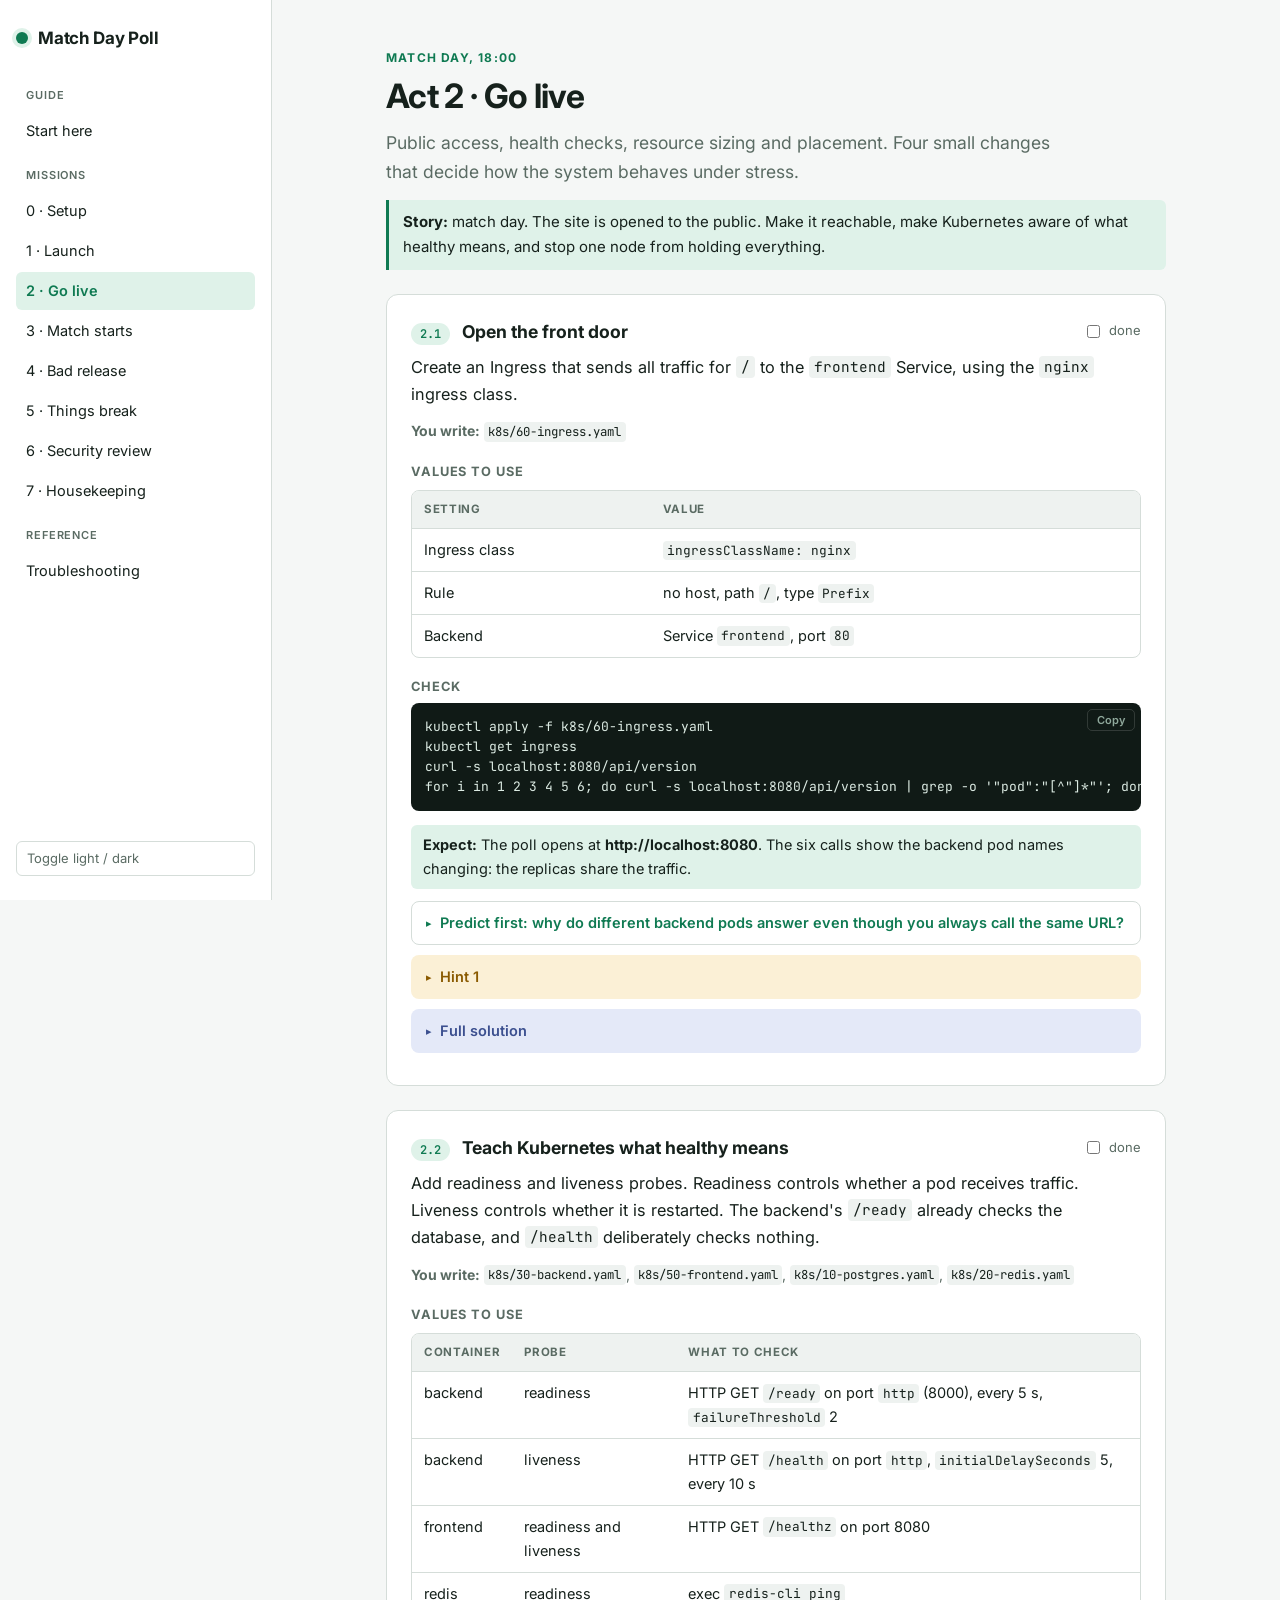
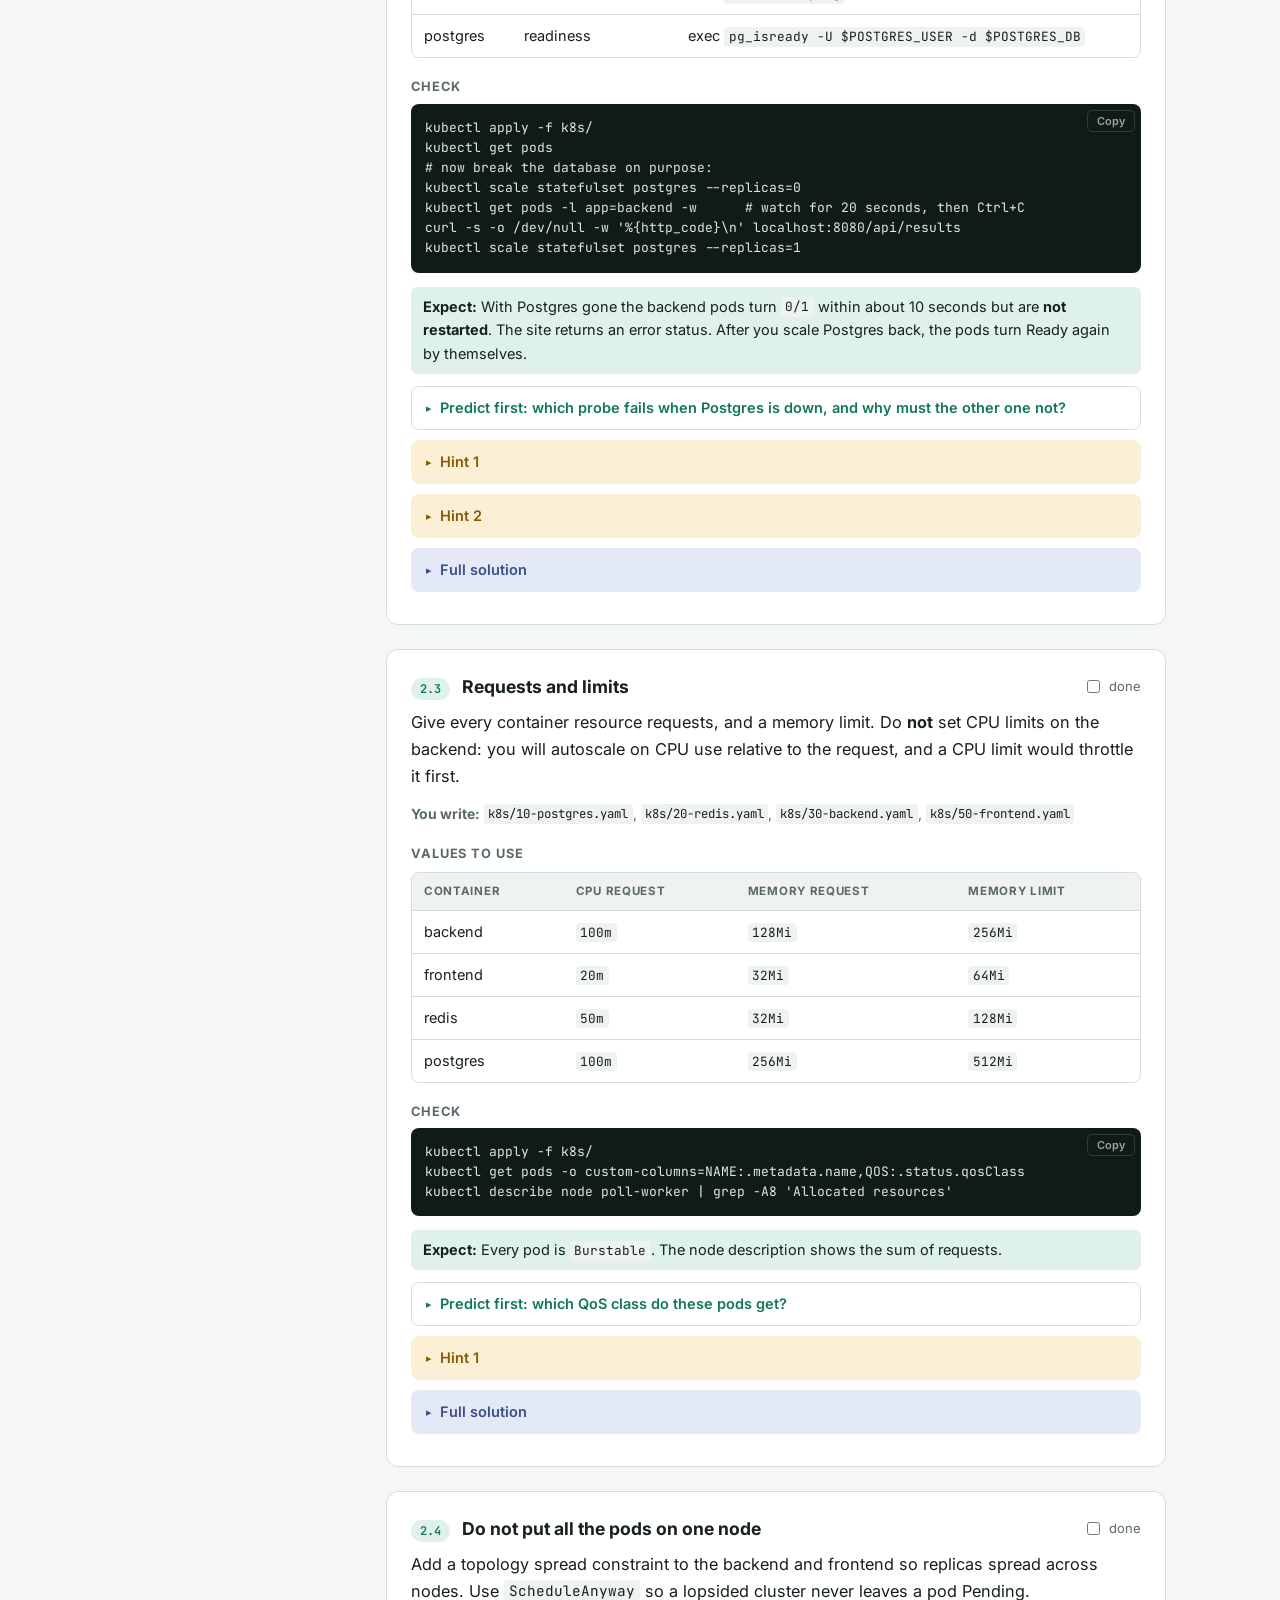
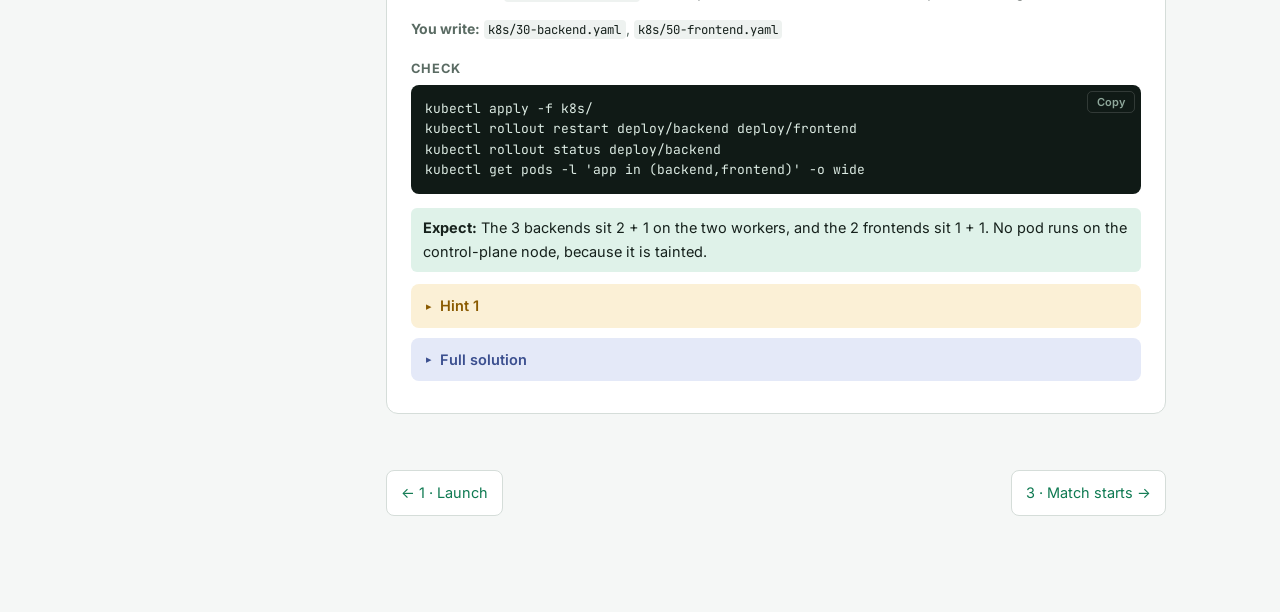
<file: docs/02-go-live.html>
<!doctype html>
<html lang="en">
<head>
<meta charset="utf-8">
<meta name="viewport" content="width=device-width, initial-scale=1">
<title>Act 2 · Go live · Match Day Poll</title>
<link rel="preconnect" href="https://fonts.googleapis.com">
<link rel="preconnect" href="https://fonts.gstatic.com" crossorigin>
<link rel="stylesheet" href="https://fonts.googleapis.com/css2?family=Inter:wght@400;500;600;700&family=JetBrains+Mono:wght@500;600&display=swap">
<link rel="stylesheet" href="assets/style.css">
</head>
<body>
<div class="topbar"><button id="nav-open" type="button" aria-label="Open navigation">Menu</button><strong>Match Day Poll</strong></div>
<div class="shell">
<aside class="side">
<a class="brand" href="index.html"><span class="dot"></span>Match Day Poll</a>
<nav class="nav" aria-label="Guide">
<div class="group">Guide</div>
<a href="index.html">Start here</a>
<div class="group">Missions</div>
<a href="00-setup.html">0 · Setup</a>
<a href="01-launch.html">1 · Launch</a>
<a href="02-go-live.html" aria-current="page">2 · Go live</a>
<a href="03-match-starts.html">3 · Match starts</a>
<a href="04-bad-release.html">4 · Bad release</a>
<a href="05-things-break.html">5 · Things break</a>
<a href="06-security-review.html">6 · Security review</a>
<a href="07-housekeeping.html">7 · Housekeeping</a>
<div class="group">Reference</div>
<a href="troubleshooting.html">Troubleshooting</a>
</nav>
<button class="theme" id="theme" type="button">Toggle light / dark</button>
</aside>
<main>
<div class="content">
<div class="eyebrow">Match day, 18:00</div>
<h1>Act 2 · Go live</h1>
<p class="lede">Public access, health checks, resource sizing and placement. Four small changes that decide how the system behaves under stress.</p>
<div class="callout"><b>Story:</b> match day. The site is opened to the public. Make it reachable, make Kubernetes aware of what healthy means, and stop one node from holding everything.</div>
<section class="mission" id="m1">
<header><span class="num">2.1</span><h3>Open the front door</h3><label class="done"><input type="checkbox" aria-label="Mark mission done"> done</label></header>
<p class="goal">Create an Ingress that sends all traffic for <code>/</code> to the <code>frontend</code> Service, using the <code>nginx</code> ingress class.</p>
<p class="writes"><b>You write:</b> <code>k8s/60-ingress.yaml</code></p>
<h4>Values to use</h4>
<div class="table-wrap"><table>
<thead><tr><th>Setting</th><th>Value</th></tr></thead>
<tbody>
<tr><td>Ingress class</td><td><code>ingressClassName: nginx</code></td></tr>
<tr><td>Rule</td><td>no host, path <code>/</code>, type <code>Prefix</code></td></tr>
<tr><td>Backend</td><td>Service <code>frontend</code>, port <code>80</code></td></tr>
</tbody>
</table></div>
<h4>Check</h4>
<pre><code>kubectl apply -f k8s/60-ingress.yaml
kubectl get ingress
curl -s localhost:8080/api/version
for i in 1 2 3 4 5 6; do curl -s localhost:8080/api/version | grep -o '"pod":"[^"]*"'; done</code></pre>
<p class="expect"><b>Expect:</b> The poll opens at <b>http://localhost:8080</b>. The six calls show the backend pod names changing: the replicas share the traffic.</p>
<details class="predict"><summary>Predict first: why do different backend pods answer even though you always call the same URL?</summary><div class="body">Each browser or curl request creates a new connection through the frontend to the <code>backend</code> Service, and the Service picks a pod for each connection.</div></details>
<details class="hint"><summary>Hint 1</summary><div class="body">It is an <code>networking.k8s.io/v1</code> Ingress with <code>ingressClassName: nginx</code>, one rule with no host, path <code>/</code> and type <code>Prefix</code>.</div></details>
<details class="solution"><summary>Full solution</summary><div class="body"><pre data-title="k8s/60-ingress.yaml"><code>apiVersion: networking.k8s.io/v1
kind: Ingress
metadata:
  name: poll
  namespace: poll
spec:
  ingressClassName: nginx
  rules:
    - http:
        paths:
          - path: /
            pathType: Prefix
            backend:
              service:
                name: frontend
                port:
                  number: 80</code></pre>
</div></details>
</section>
<section class="mission" id="m2">
<header><span class="num">2.2</span><h3>Teach Kubernetes what healthy means</h3><label class="done"><input type="checkbox" aria-label="Mark mission done"> done</label></header>
<p class="goal">Add readiness and liveness probes. Readiness controls whether a pod receives traffic. Liveness controls whether it is restarted. The backend's <code>/ready</code> already checks the database, and <code>/health</code> deliberately checks nothing.</p>
<p class="writes"><b>You write:</b> <code>k8s/30-backend.yaml</code>, <code>k8s/50-frontend.yaml</code>, <code>k8s/10-postgres.yaml</code>, <code>k8s/20-redis.yaml</code></p>
<h4>Values to use</h4>
<div class="table-wrap"><table>
<thead><tr><th>Container</th><th>Probe</th><th>What to check</th></tr></thead>
<tbody>
<tr><td>backend</td><td>readiness</td><td>HTTP GET <code>/ready</code> on port <code>http</code> (8000), every 5 s, <code>failureThreshold</code> 2</td></tr>
<tr><td>backend</td><td>liveness</td><td>HTTP GET <code>/health</code> on port <code>http</code>, <code>initialDelaySeconds</code> 5, every 10 s</td></tr>
<tr><td>frontend</td><td>readiness and liveness</td><td>HTTP GET <code>/healthz</code> on port 8080</td></tr>
<tr><td>redis</td><td>readiness</td><td>exec <code>redis-cli ping</code></td></tr>
<tr><td>postgres</td><td>readiness</td><td>exec <code>pg_isready -U $POSTGRES_USER -d $POSTGRES_DB</code></td></tr>
</tbody>
</table></div>
<h4>Check</h4>
<pre><code>kubectl apply -f k8s/
kubectl get pods
# now break the database on purpose:
kubectl scale statefulset postgres --replicas=0
kubectl get pods -l app=backend -w      # watch for 20 seconds, then Ctrl+C
curl -s -o /dev/null -w '%{http_code}\n' localhost:8080/api/results
kubectl scale statefulset postgres --replicas=1</code></pre>
<p class="expect"><b>Expect:</b> With Postgres gone the backend pods turn <code>0/1</code> within about 10 seconds but are <b>not restarted</b>. The site returns an error status. After you scale Postgres back, the pods turn Ready again by themselves.</p>
<details class="predict"><summary>Predict first: which probe fails when Postgres is down, and why must the other one not?</summary><div class="body">Readiness fails, so the pods are removed from the Service. If liveness also failed, Kubernetes would restart healthy pods in a loop for a problem restarting cannot fix.</div></details>
<details class="hint"><summary>Hint 1</summary><div class="body">Backend: readiness on <code>/ready</code>, liveness on <code>/health</code>, both on the named port <code>http</code>. Give liveness an <code>initialDelaySeconds</code>.</div></details>
<details class="hint"><summary>Hint 2</summary><div class="body">Frontend: both probes can use <code>/healthz</code> on port 8080. Redis: an <code>exec</code> probe with <code>redis-cli ping</code>. Postgres: an <code>exec</code> probe with <code>pg_isready</code>.</div></details>
<details class="solution"><summary>Full solution</summary><div class="body"><pre data-title="backend container (30-backend.yaml)"><code>          readinessProbe:
            httpGet: { path: /ready, port: http }
            periodSeconds: 5
            failureThreshold: 2
          livenessProbe:
            httpGet: { path: /health, port: http }
            initialDelaySeconds: 5
            periodSeconds: 10</code></pre>
<pre data-title="frontend container (50-frontend.yaml)"><code>          readinessProbe:
            httpGet: { path: /healthz, port: http }
            periodSeconds: 5
          livenessProbe:
            httpGet: { path: /healthz, port: http }
            initialDelaySeconds: 5
            periodSeconds: 10</code></pre>
<pre data-title="redis container (20-redis.yaml)"><code>          readinessProbe:
            exec: { command: ["redis-cli", "ping"] }
            periodSeconds: 5</code></pre>
<pre data-title="postgres container (10-postgres.yaml)"><code>          readinessProbe:
            exec:
              command: ["sh", "-c", "pg_isready -U \"$POSTGRES_USER\" -d \"$POSTGRES_DB\""]
            periodSeconds: 5</code></pre>
</div></details>
</section>
<section class="mission" id="m3">
<header><span class="num">2.3</span><h3>Requests and limits</h3><label class="done"><input type="checkbox" aria-label="Mark mission done"> done</label></header>
<p class="goal">Give every container resource requests, and a memory limit. Do <b>not</b> set CPU limits on the backend: you will autoscale on CPU use relative to the request, and a CPU limit would throttle it first.</p>
<p class="writes"><b>You write:</b> <code>k8s/10-postgres.yaml</code>, <code>k8s/20-redis.yaml</code>, <code>k8s/30-backend.yaml</code>, <code>k8s/50-frontend.yaml</code></p>
<h4>Values to use</h4>
<div class="table-wrap"><table>
<thead><tr><th>Container</th><th>CPU request</th><th>Memory request</th><th>Memory limit</th></tr></thead>
<tbody>
<tr><td>backend</td><td><code>100m</code></td><td><code>128Mi</code></td><td><code>256Mi</code></td></tr>
<tr><td>frontend</td><td><code>20m</code></td><td><code>32Mi</code></td><td><code>64Mi</code></td></tr>
<tr><td>redis</td><td><code>50m</code></td><td><code>32Mi</code></td><td><code>128Mi</code></td></tr>
<tr><td>postgres</td><td><code>100m</code></td><td><code>256Mi</code></td><td><code>512Mi</code></td></tr>
</tbody>
</table></div>
<h4>Check</h4>
<pre><code>kubectl apply -f k8s/
kubectl get pods -o custom-columns=NAME:.metadata.name,QOS:.status.qosClass
kubectl describe node poll-worker | grep -A8 'Allocated resources'</code></pre>
<p class="expect"><b>Expect:</b> Every pod is <code>Burstable</code>. The node description shows the sum of requests.</p>
<details class="predict"><summary>Predict first: which QoS class do these pods get?</summary><div class="body">Burstable: they have requests, but the limits differ from the requests and there is no CPU limit. Guaranteed would need requests equal to limits for CPU and memory.</div></details>
<details class="hint"><summary>Hint 1</summary><div class="body">Suggested sizes. Backend: 100m CPU / 128Mi, limit 256Mi memory. Frontend: 20m / 32Mi, limit 64Mi. Redis: 50m / 32Mi, limit 128Mi. Postgres: 100m / 256Mi, limit 512Mi.</div></details>
<details class="solution"><summary>Full solution</summary><div class="body"><pre data-title="backend (same shape for the others)"><code>          resources:
            requests: { cpu: 100m, memory: 128Mi }
            limits: { memory: 256Mi }</code></pre>
</div></details>
</section>
<section class="mission" id="m4">
<header><span class="num">2.4</span><h3>Do not put all the pods on one node</h3><label class="done"><input type="checkbox" aria-label="Mark mission done"> done</label></header>
<p class="goal">Add a topology spread constraint to the backend and frontend so replicas spread across nodes. Use <code>ScheduleAnyway</code> so a lopsided cluster never leaves a pod Pending.</p>
<p class="writes"><b>You write:</b> <code>k8s/30-backend.yaml</code>, <code>k8s/50-frontend.yaml</code></p>
<h4>Check</h4>
<pre><code>kubectl apply -f k8s/
kubectl rollout restart deploy/backend deploy/frontend
kubectl rollout status deploy/backend
kubectl get pods -l 'app in (backend,frontend)' -o wide</code></pre>
<p class="expect"><b>Expect:</b> The 3 backends sit 2 + 1 on the two workers, and the 2 frontends sit 1 + 1. No pod runs on the control-plane node, because it is tainted.</p>
<details class="hint"><summary>Hint 1</summary><div class="body">The constraint goes in the pod spec (next to <code>containers</code>), with <code>topologyKey: kubernetes.io/hostname</code> and a <code>labelSelector</code> that matches the pods' own <code>app</code> label.</div></details>
<details class="solution"><summary>Full solution</summary><div class="body"><pre data-title="pod spec of each Deployment (change the label)"><code>      topologySpreadConstraints:
        - maxSkew: 1
          topologyKey: kubernetes.io/hostname
          whenUnsatisfiable: ScheduleAnyway
          labelSelector:
            matchLabels: { app: backend }</code></pre>
</div></details>
</section>

<div class="pager"><a href="01-launch.html">← 1 · Launch</a><a href="03-match-starts.html">3 · Match starts →</a></div>
</div>
</main>
</div>
<script src="assets/app.js"></script>
</body>
</html>
</file>
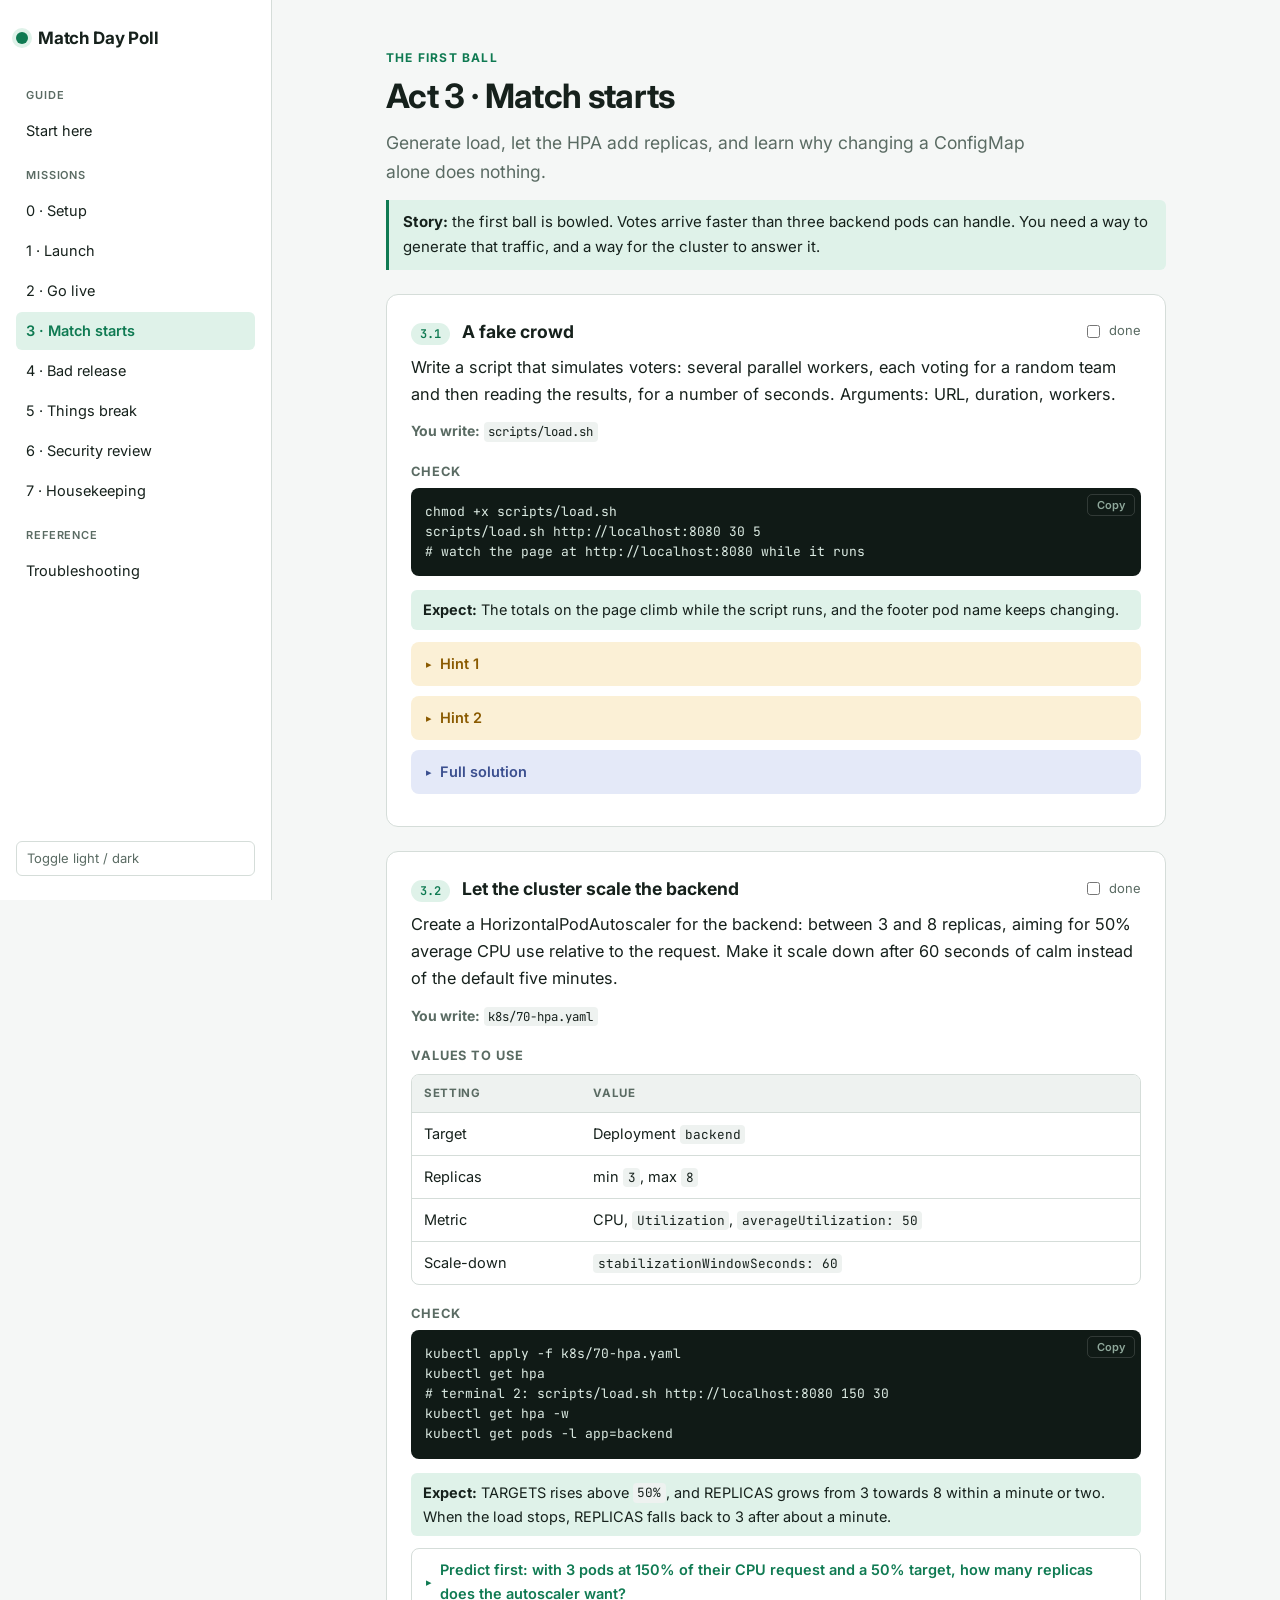
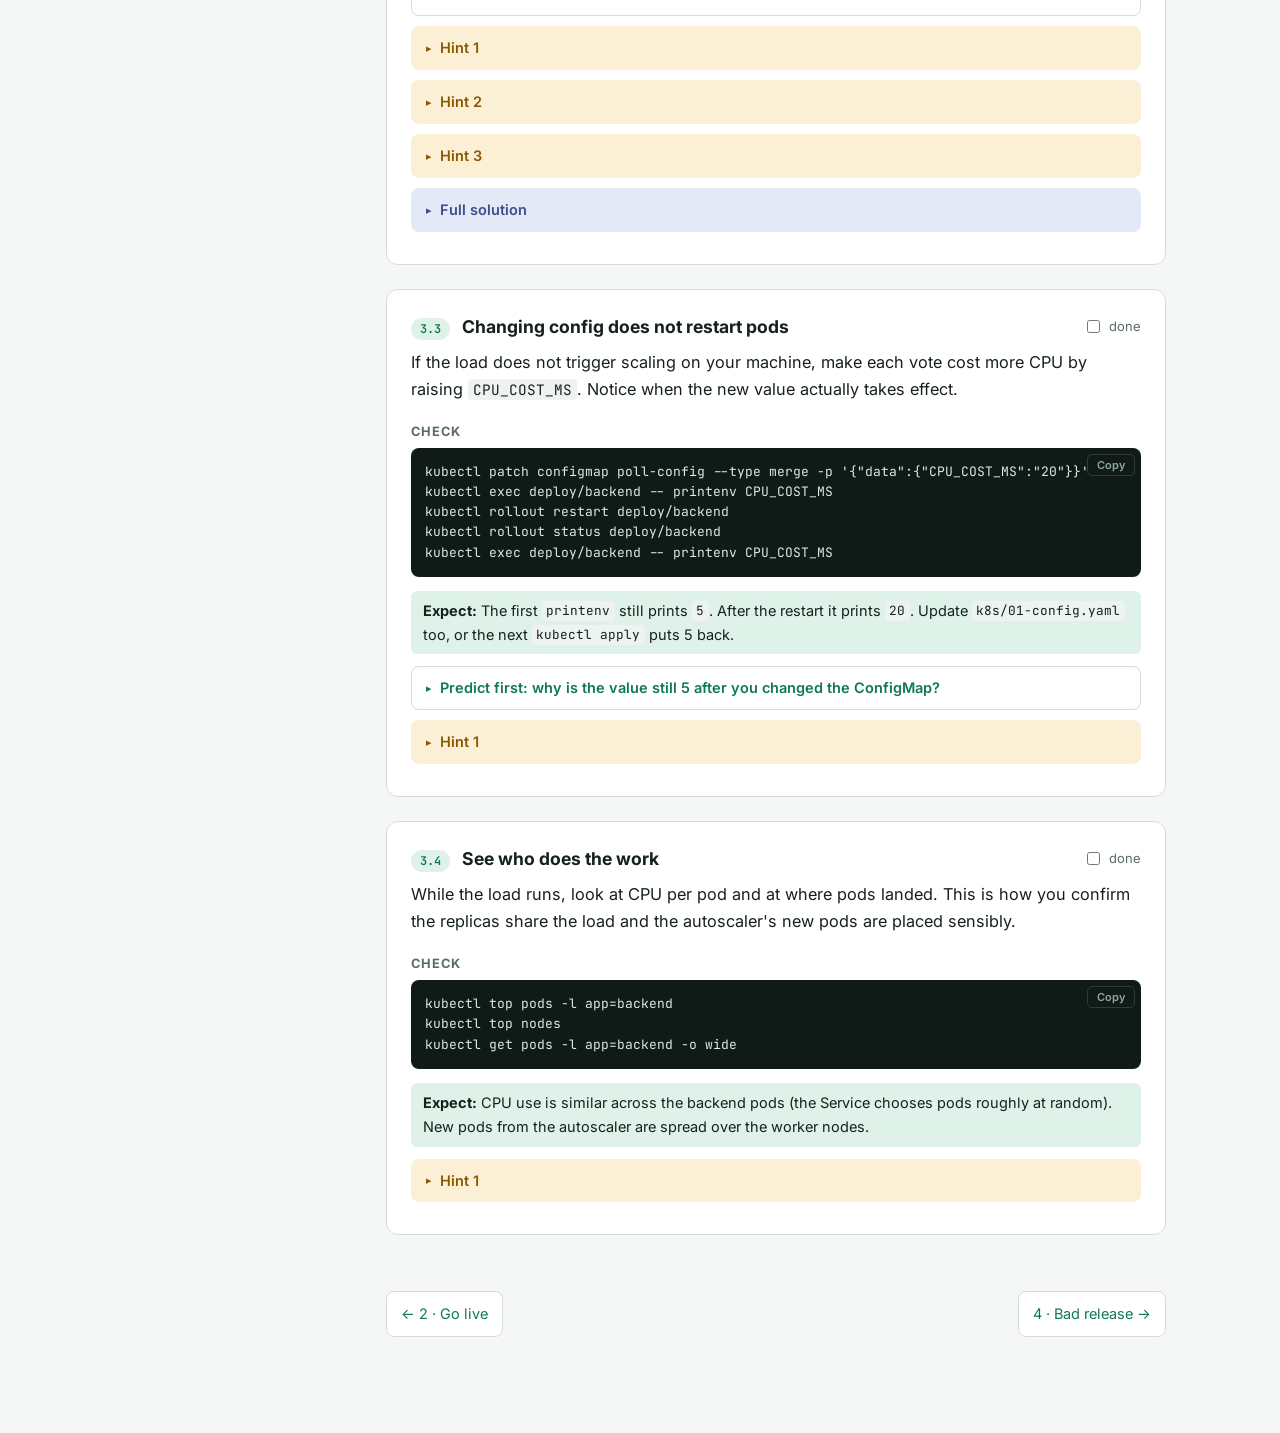
<file: docs/03-match-starts.html>
<!doctype html>
<html lang="en">
<head>
<meta charset="utf-8">
<meta name="viewport" content="width=device-width, initial-scale=1">
<title>Act 3 · Match starts · Match Day Poll</title>
<link rel="preconnect" href="https://fonts.googleapis.com">
<link rel="preconnect" href="https://fonts.gstatic.com" crossorigin>
<link rel="stylesheet" href="https://fonts.googleapis.com/css2?family=Inter:wght@400;500;600;700&family=JetBrains+Mono:wght@500;600&display=swap">
<link rel="stylesheet" href="assets/style.css">
</head>
<body>
<div class="topbar"><button id="nav-open" type="button" aria-label="Open navigation">Menu</button><strong>Match Day Poll</strong></div>
<div class="shell">
<aside class="side">
<a class="brand" href="index.html"><span class="dot"></span>Match Day Poll</a>
<nav class="nav" aria-label="Guide">
<div class="group">Guide</div>
<a href="index.html">Start here</a>
<div class="group">Missions</div>
<a href="00-setup.html">0 · Setup</a>
<a href="01-launch.html">1 · Launch</a>
<a href="02-go-live.html">2 · Go live</a>
<a href="03-match-starts.html" aria-current="page">3 · Match starts</a>
<a href="04-bad-release.html">4 · Bad release</a>
<a href="05-things-break.html">5 · Things break</a>
<a href="06-security-review.html">6 · Security review</a>
<a href="07-housekeeping.html">7 · Housekeeping</a>
<div class="group">Reference</div>
<a href="troubleshooting.html">Troubleshooting</a>
</nav>
<button class="theme" id="theme" type="button">Toggle light / dark</button>
</aside>
<main>
<div class="content">
<div class="eyebrow">The first ball</div>
<h1>Act 3 · Match starts</h1>
<p class="lede">Generate load, let the HPA add replicas, and learn why changing a ConfigMap alone does nothing.</p>
<div class="callout"><b>Story:</b> the first ball is bowled. Votes arrive faster than three backend pods can handle. You need a way to generate that traffic, and a way for the cluster to answer it.</div>
<section class="mission" id="m1">
<header><span class="num">3.1</span><h3>A fake crowd</h3><label class="done"><input type="checkbox" aria-label="Mark mission done"> done</label></header>
<p class="goal">Write a script that simulates voters: several parallel workers, each voting for a random team and then reading the results, for a number of seconds. Arguments: URL, duration, workers.</p>
<p class="writes"><b>You write:</b> <code>scripts/load.sh</code></p>
<h4>Check</h4>
<pre><code>chmod +x scripts/load.sh
scripts/load.sh http://localhost:8080 30 5
# watch the page at http://localhost:8080 while it runs</code></pre>
<p class="expect"><b>Expect:</b> The totals on the page climb while the script runs, and the footer pod name keeps changing.</p>
<details class="hint"><summary>Hint 1</summary><div class="body">Each worker is a shell function run in the background (<code>worker &amp;</code>) inside a loop; finish with <code>wait</code>. Bash has a built-in <code>SECONDS</code> counter you can compare with an end time.</div></details>
<details class="hint"><summary>Hint 2</summary><div class="body">A vote is <code>curl -s -X POST -H 'Content-Type: application/json' -d '{"team":"India"}' URL/api/vote</code>. <code>$((RANDOM % 2))</code> gives 0 or 1.</div></details>
<details class="solution"><summary>Full solution</summary><div class="body"><pre data-title="scripts/load.sh"><code>#!/usr/bin/env bash
# usage: scripts/load.sh [url] [seconds] [workers]
URL="${1:-http://localhost:8080}"
DURATION="${2:-60}"
WORKERS="${3:-10}"
end=$((SECONDS + DURATION))

worker() {
  while [ "$SECONDS" -lt "$end" ]; do
    if [ $((RANDOM % 2)) -eq 0 ]; then team="India"; else team="Australia"; fi
    curl -s -o /dev/null -X POST -H 'Content-Type: application/json' \
         -d "{\"team\":\"$team\"}" "$URL/api/vote"
    curl -s -o /dev/null "$URL/api/results"
  done
}

echo "load: $WORKERS workers for ${DURATION}s against $URL"
for _ in $(seq "$WORKERS"); do worker &amp; done
wait
echo "load: done"</code></pre>
</div></details>
</section>
<section class="mission" id="m2">
<header><span class="num">3.2</span><h3>Let the cluster scale the backend</h3><label class="done"><input type="checkbox" aria-label="Mark mission done"> done</label></header>
<p class="goal">Create a HorizontalPodAutoscaler for the backend: between 3 and 8 replicas, aiming for 50% average CPU use relative to the request. Make it scale down after 60 seconds of calm instead of the default five minutes.</p>
<p class="writes"><b>You write:</b> <code>k8s/70-hpa.yaml</code></p>
<h4>Values to use</h4>
<div class="table-wrap"><table>
<thead><tr><th>Setting</th><th>Value</th></tr></thead>
<tbody>
<tr><td>Target</td><td>Deployment <code>backend</code></td></tr>
<tr><td>Replicas</td><td>min <code>3</code>, max <code>8</code></td></tr>
<tr><td>Metric</td><td>CPU, <code>Utilization</code>, <code>averageUtilization: 50</code></td></tr>
<tr><td>Scale-down</td><td><code>stabilizationWindowSeconds: 60</code></td></tr>
</tbody>
</table></div>
<h4>Check</h4>
<pre><code>kubectl apply -f k8s/70-hpa.yaml
kubectl get hpa
# terminal 2: scripts/load.sh http://localhost:8080 150 30
kubectl get hpa -w
kubectl get pods -l app=backend</code></pre>
<p class="expect"><b>Expect:</b> TARGETS rises above <code>50%</code>, and REPLICAS grows from 3 towards 8 within a minute or two. When the load stops, REPLICAS falls back to 3 after about a minute.</p>
<details class="predict"><summary>Predict first: with 3 pods at 150% of their CPU request and a 50% target, how many replicas does the autoscaler want?</summary><div class="body">ceil(3 × 150 ÷ 50) = 9, capped at the maximum of 8.</div></details>
<details class="hint"><summary>Hint 1</summary><div class="body">Once an autoscaler owns the replica count, re-applying a Deployment file that says <code>replicas: 3</code> resets it to 3 until the autoscaler corrects it. Real teams then remove <code>replicas</code> from the manifest.</div></details>
<details class="hint"><summary>Hint 2</summary><div class="body">The API is <code>autoscaling/v2</code>. The metric is <code>type: Resource</code>, <code>name: cpu</code>, target type <code>Utilization</code>.</div></details>
<details class="hint"><summary>Hint 3</summary><div class="body">Faster scale-down goes under <code>behavior.scaleDown.stabilizationWindowSeconds</code>. If TARGETS shows <code>&lt;unknown&gt;</code>, metrics-server is not working yet, or the pods have no CPU request.</div></details>
<details class="solution"><summary>Full solution</summary><div class="body"><pre data-title="k8s/70-hpa.yaml"><code>apiVersion: autoscaling/v2
kind: HorizontalPodAutoscaler
metadata:
  name: backend
  namespace: poll
spec:
  scaleTargetRef:
    apiVersion: apps/v1
    kind: Deployment
    name: backend
  minReplicas: 3
  maxReplicas: 8
  metrics:
    - type: Resource
      resource:
        name: cpu
        target:
          type: Utilization
          averageUtilization: 50
  behavior:
    scaleDown:
      stabilizationWindowSeconds: 60</code></pre>
</div></details>
</section>
<section class="mission" id="m3">
<header><span class="num">3.3</span><h3>Changing config does not restart pods</h3><label class="done"><input type="checkbox" aria-label="Mark mission done"> done</label></header>
<p class="goal">If the load does not trigger scaling on your machine, make each vote cost more CPU by raising <code>CPU_COST_MS</code>. Notice when the new value actually takes effect.</p>
<h4>Check</h4>
<pre><code>kubectl patch configmap poll-config --type merge -p '{"data":{"CPU_COST_MS":"20"}}'
kubectl exec deploy/backend -- printenv CPU_COST_MS
kubectl rollout restart deploy/backend
kubectl rollout status deploy/backend
kubectl exec deploy/backend -- printenv CPU_COST_MS</code></pre>
<p class="expect"><b>Expect:</b> The first <code>printenv</code> still prints <code>5</code>. After the restart it prints <code>20</code>. Update <code>k8s/01-config.yaml</code> too, or the next <code>kubectl apply</code> puts 5 back.</p>
<details class="predict"><summary>Predict first: why is the value still 5 after you changed the ConfigMap?</summary><div class="body">Environment variables are copied into the container when it starts. A running pod never re-reads them. Only mounted ConfigMap files update, and only the app can notice that.</div></details>
<details class="hint"><summary>Hint 1</summary><div class="body">Change the file as well as the live object. A patch edits only the cluster, so the file and the cluster now disagree.</div></details>
</section>
<section class="mission" id="m4">
<header><span class="num">3.4</span><h3>See who does the work</h3><label class="done"><input type="checkbox" aria-label="Mark mission done"> done</label></header>
<p class="goal">While the load runs, look at CPU per pod and at where pods landed. This is how you confirm the replicas share the load and the autoscaler's new pods are placed sensibly.</p>
<h4>Check</h4>
<pre><code>kubectl top pods -l app=backend
kubectl top nodes
kubectl get pods -l app=backend -o wide</code></pre>
<p class="expect"><b>Expect:</b> CPU use is similar across the backend pods (the Service chooses pods roughly at random). New pods from the autoscaler are spread over the worker nodes.</p>
<details class="hint"><summary>Hint 1</summary><div class="body"><code>kubectl top</code> needs about a minute of data. Run it repeatedly with <code>watch -n 2</code> if you have it.</div></details>
</section>

<div class="pager"><a href="02-go-live.html">← 2 · Go live</a><a href="04-bad-release.html">4 · Bad release →</a></div>
</div>
</main>
</div>
<script src="assets/app.js"></script>
</body>
</html>
</file>
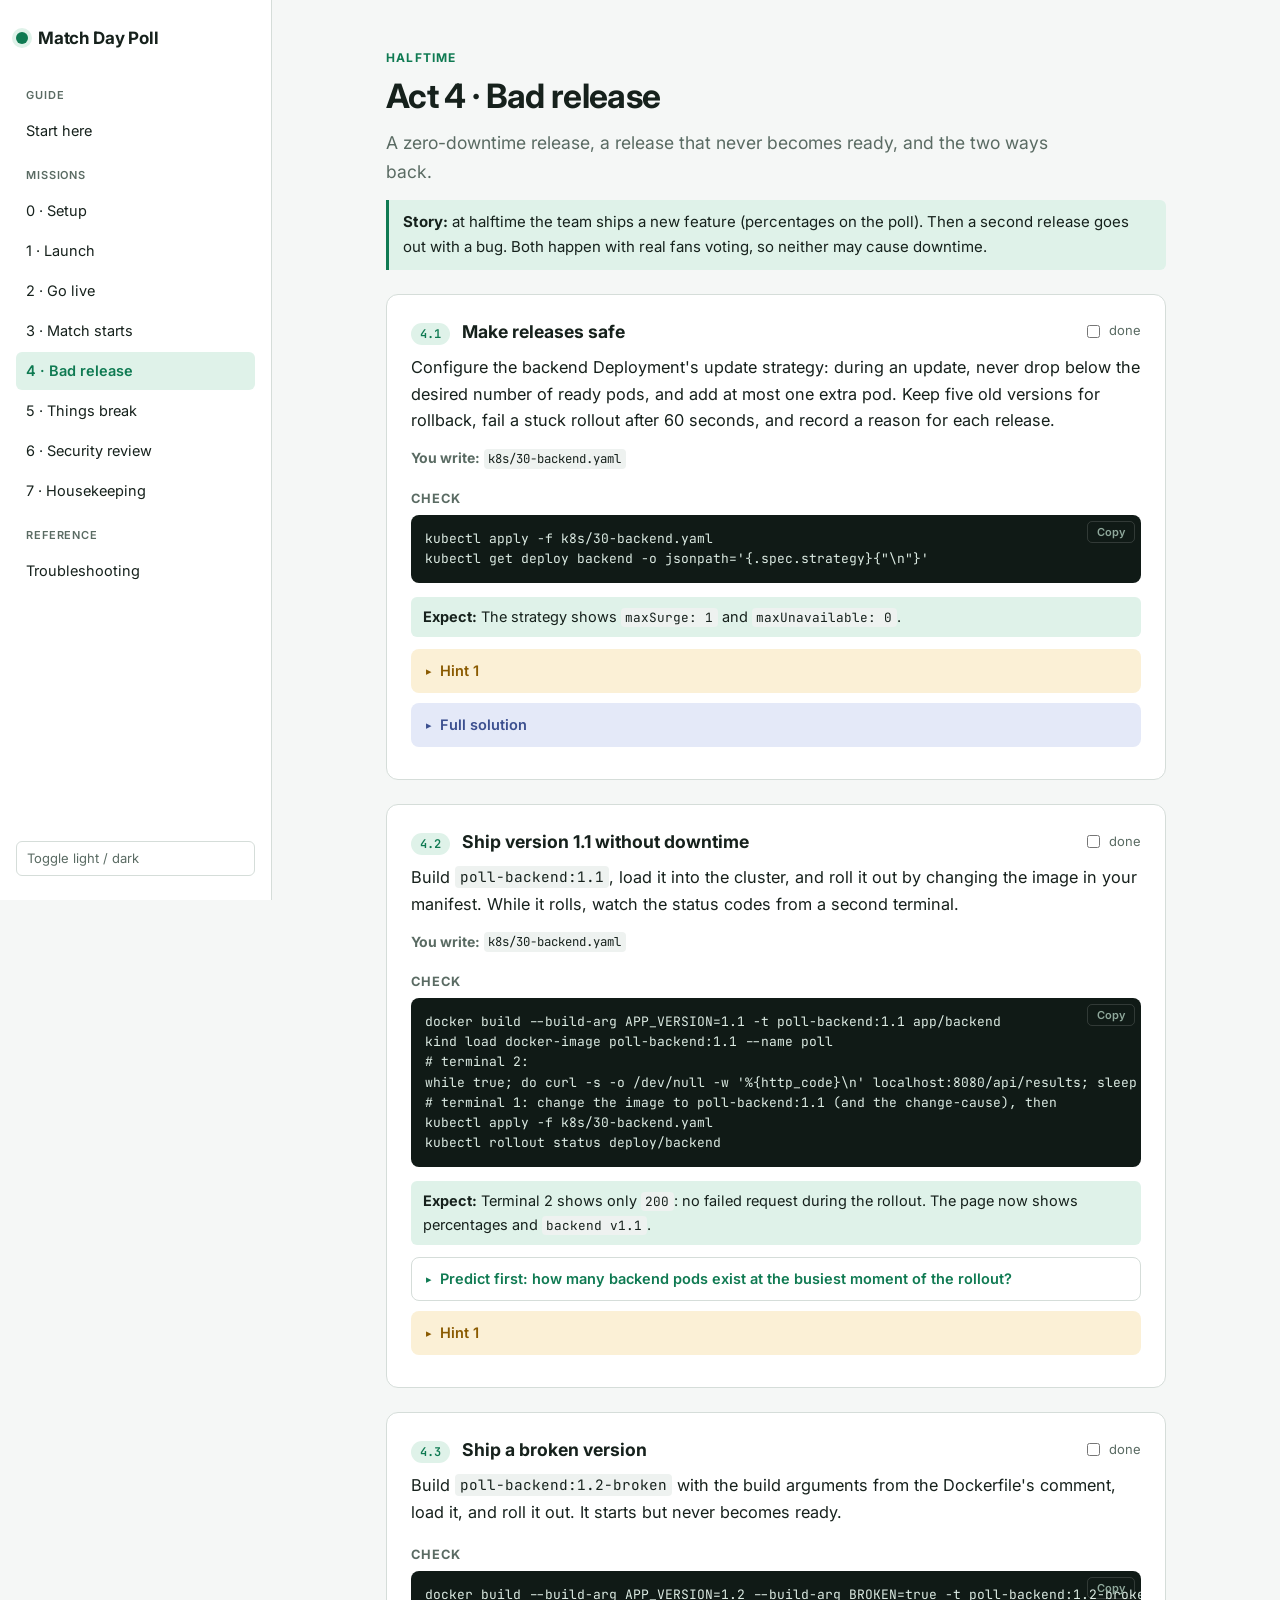
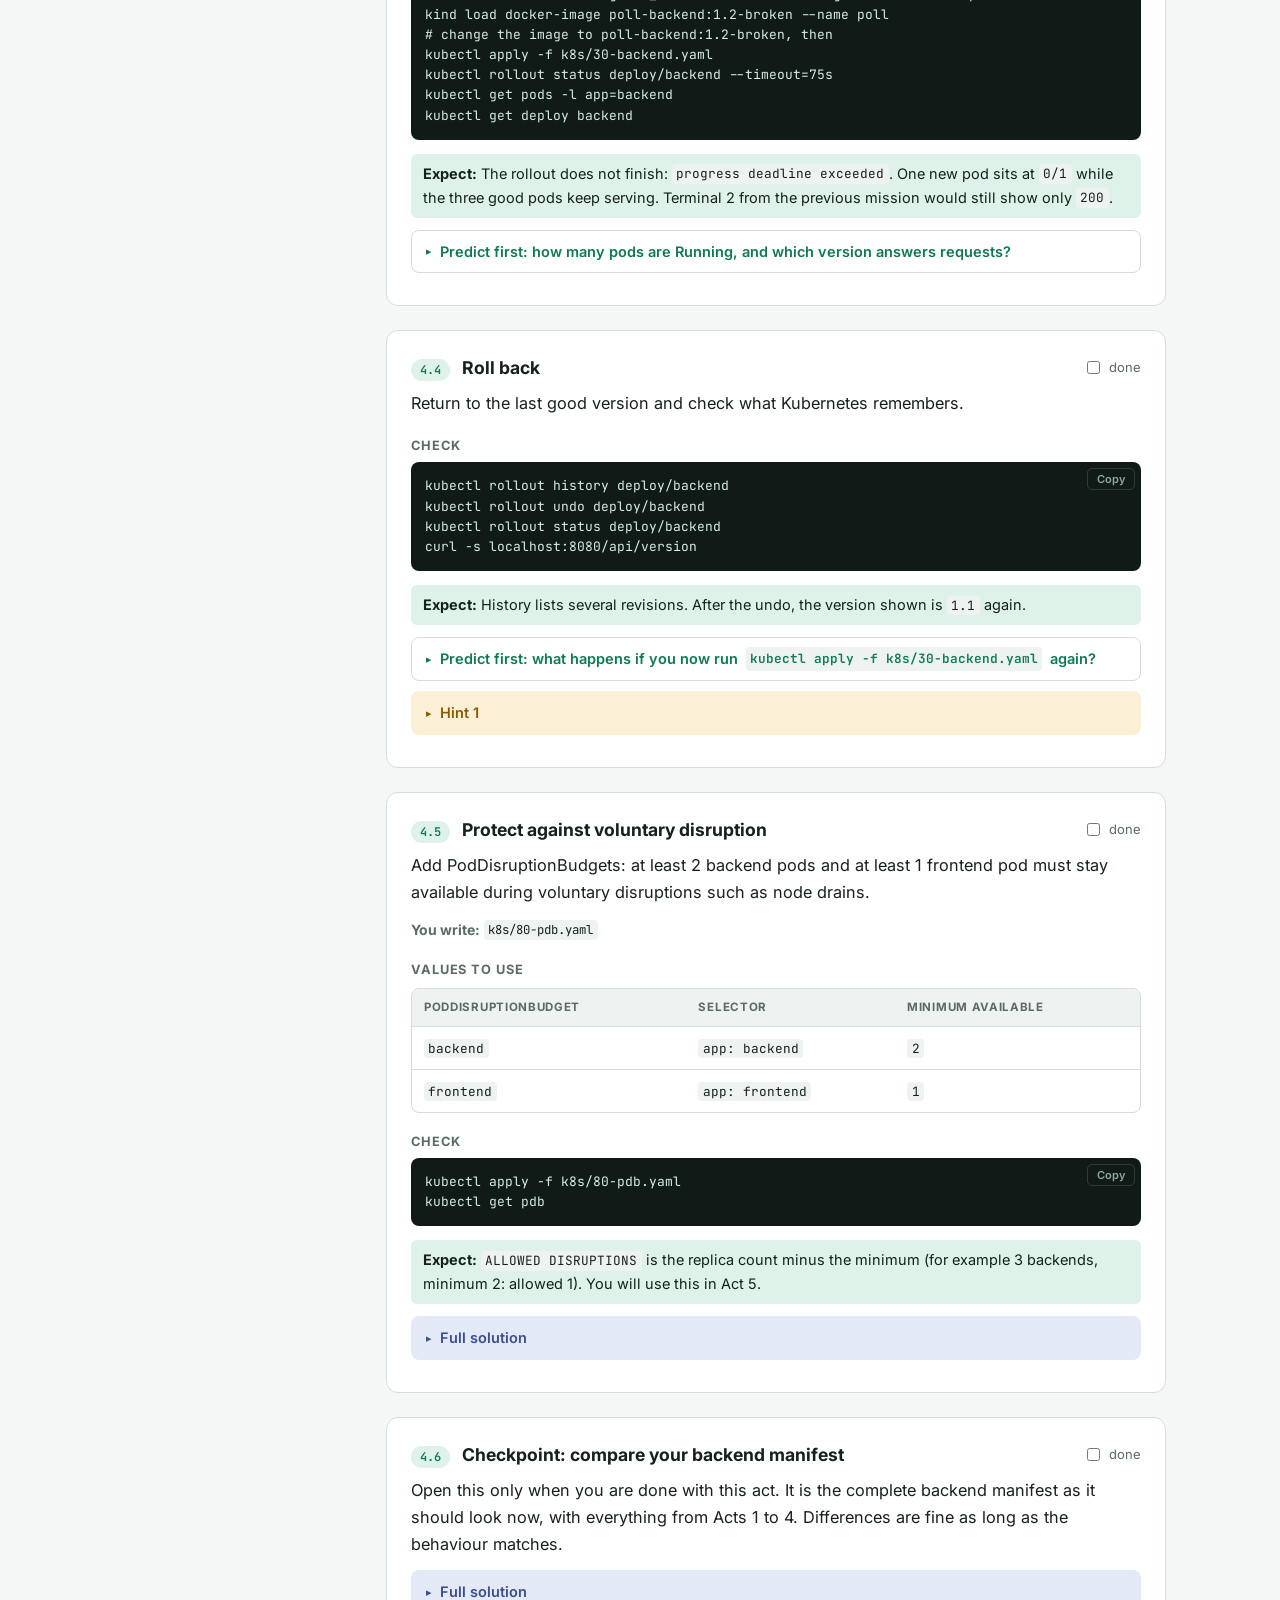
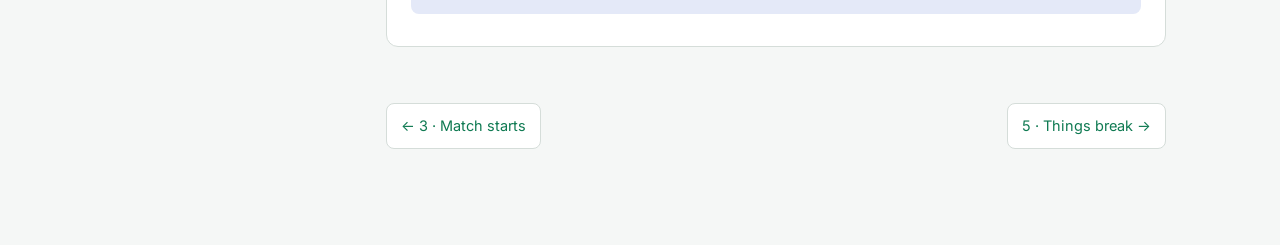
<file: docs/04-bad-release.html>
<!doctype html>
<html lang="en">
<head>
<meta charset="utf-8">
<meta name="viewport" content="width=device-width, initial-scale=1">
<title>Act 4 · Bad release · Match Day Poll</title>
<link rel="preconnect" href="https://fonts.googleapis.com">
<link rel="preconnect" href="https://fonts.gstatic.com" crossorigin>
<link rel="stylesheet" href="https://fonts.googleapis.com/css2?family=Inter:wght@400;500;600;700&family=JetBrains+Mono:wght@500;600&display=swap">
<link rel="stylesheet" href="assets/style.css">
</head>
<body>
<div class="topbar"><button id="nav-open" type="button" aria-label="Open navigation">Menu</button><strong>Match Day Poll</strong></div>
<div class="shell">
<aside class="side">
<a class="brand" href="index.html"><span class="dot"></span>Match Day Poll</a>
<nav class="nav" aria-label="Guide">
<div class="group">Guide</div>
<a href="index.html">Start here</a>
<div class="group">Missions</div>
<a href="00-setup.html">0 · Setup</a>
<a href="01-launch.html">1 · Launch</a>
<a href="02-go-live.html">2 · Go live</a>
<a href="03-match-starts.html">3 · Match starts</a>
<a href="04-bad-release.html" aria-current="page">4 · Bad release</a>
<a href="05-things-break.html">5 · Things break</a>
<a href="06-security-review.html">6 · Security review</a>
<a href="07-housekeeping.html">7 · Housekeeping</a>
<div class="group">Reference</div>
<a href="troubleshooting.html">Troubleshooting</a>
</nav>
<button class="theme" id="theme" type="button">Toggle light / dark</button>
</aside>
<main>
<div class="content">
<div class="eyebrow">Halftime</div>
<h1>Act 4 · Bad release</h1>
<p class="lede">A zero-downtime release, a release that never becomes ready, and the two ways back.</p>
<div class="callout"><b>Story:</b> at halftime the team ships a new feature (percentages on the poll). Then a second release goes out with a bug. Both happen with real fans voting, so neither may cause downtime.</div>
<section class="mission" id="m1">
<header><span class="num">4.1</span><h3>Make releases safe</h3><label class="done"><input type="checkbox" aria-label="Mark mission done"> done</label></header>
<p class="goal">Configure the backend Deployment's update strategy: during an update, never drop below the desired number of ready pods, and add at most one extra pod. Keep five old versions for rollback, fail a stuck rollout after 60 seconds, and record a reason for each release.</p>
<p class="writes"><b>You write:</b> <code>k8s/30-backend.yaml</code></p>
<h4>Check</h4>
<pre><code>kubectl apply -f k8s/30-backend.yaml
kubectl get deploy backend -o jsonpath='{.spec.strategy}{"\n"}'</code></pre>
<p class="expect"><b>Expect:</b> The strategy shows <code>maxSurge: 1</code> and <code>maxUnavailable: 0</code>.</p>
<details class="hint"><summary>Hint 1</summary><div class="body">Fields: <code>strategy.rollingUpdate.maxSurge</code>, <code>maxUnavailable</code>, <code>revisionHistoryLimit</code>, <code>progressDeadlineSeconds</code>, and the annotation <code>kubernetes.io/change-cause</code>.</div></details>
<details class="solution"><summary>Full solution</summary><div class="body"><pre data-title="Deployment metadata and spec (30-backend.yaml)"><code>metadata:
  name: backend
  namespace: poll
  labels: { app: backend }
  annotations:
    kubernetes.io/change-cause: "1.0 initial release"
spec:
  replicas: 3
  revisionHistoryLimit: 5
  progressDeadlineSeconds: 60
  strategy:
    type: RollingUpdate
    rollingUpdate:
      maxSurge: 1
      maxUnavailable: 0</code></pre>
</div></details>
</section>
<section class="mission" id="m2">
<header><span class="num">4.2</span><h3>Ship version 1.1 without downtime</h3><label class="done"><input type="checkbox" aria-label="Mark mission done"> done</label></header>
<p class="goal">Build <code>poll-backend:1.1</code>, load it into the cluster, and roll it out by changing the image in your manifest. While it rolls, watch the status codes from a second terminal.</p>
<p class="writes"><b>You write:</b> <code>k8s/30-backend.yaml</code></p>
<h4>Check</h4>
<pre><code>docker build --build-arg APP_VERSION=1.1 -t poll-backend:1.1 app/backend
kind load docker-image poll-backend:1.1 --name poll
# terminal 2:
while true; do curl -s -o /dev/null -w '%{http_code}\n' localhost:8080/api/results; sleep 0.2; done | uniq -c
# terminal 1: change the image to poll-backend:1.1 (and the change-cause), then
kubectl apply -f k8s/30-backend.yaml
kubectl rollout status deploy/backend</code></pre>
<p class="expect"><b>Expect:</b> Terminal 2 shows only <code>200</code>: no failed request during the rollout. The page now shows percentages and <code>backend v1.1</code>.</p>
<details class="predict"><summary>Predict first: how many backend pods exist at the busiest moment of the rollout?</summary><div class="body">Four: 3 desired plus 1 surge. With <code>maxUnavailable: 0</code> an old pod is removed only after a new one is Ready.</div></details>
<details class="hint"><summary>Hint 1</summary><div class="body">Edit the <code>image:</code> line and apply the file. Avoid <code>kubectl set image</code>: it changes the cluster but not your manifest, and your file is the record of what runs.</div></details>
</section>
<section class="mission" id="m3">
<header><span class="num">4.3</span><h3>Ship a broken version</h3><label class="done"><input type="checkbox" aria-label="Mark mission done"> done</label></header>
<p class="goal">Build <code>poll-backend:1.2-broken</code> with the build arguments from the Dockerfile's comment, load it, and roll it out. It starts but never becomes ready.</p>
<h4>Check</h4>
<pre><code>docker build --build-arg APP_VERSION=1.2 --build-arg BROKEN=true -t poll-backend:1.2-broken app/backend
kind load docker-image poll-backend:1.2-broken --name poll
# change the image to poll-backend:1.2-broken, then
kubectl apply -f k8s/30-backend.yaml
kubectl rollout status deploy/backend --timeout=75s
kubectl get pods -l app=backend
kubectl get deploy backend</code></pre>
<p class="expect"><b>Expect:</b> The rollout does not finish: <code>progress deadline exceeded</code>. One new pod sits at <code>0/1</code> while the three good pods keep serving. Terminal 2 from the previous mission would still show only <code>200</code>.</p>
<details class="predict"><summary>Predict first: how many pods are Running, and which version answers requests?</summary><div class="body">Four Running (one of them not Ready): the three 1.1 pods answer. The new pod is never added to the Service because its readiness check fails.</div></details>
</section>
<section class="mission" id="m4">
<header><span class="num">4.4</span><h3>Roll back</h3><label class="done"><input type="checkbox" aria-label="Mark mission done"> done</label></header>
<p class="goal">Return to the last good version and check what Kubernetes remembers.</p>
<h4>Check</h4>
<pre><code>kubectl rollout history deploy/backend
kubectl rollout undo deploy/backend
kubectl rollout status deploy/backend
curl -s localhost:8080/api/version</code></pre>
<p class="expect"><b>Expect:</b> History lists several revisions. After the undo, the version shown is <code>1.1</code> again.</p>
<details class="predict"><summary>Predict first: what happens if you now run <code>kubectl apply -f k8s/30-backend.yaml</code> again?</summary><div class="body">It redeploys the broken image, because your file still names it. <code>rollout undo</code> changes the cluster, not your manifest. Set the file back to <code>poll-backend:1.1</code>.</div></details>
<details class="hint"><summary>Hint 1</summary><div class="body">Fix the file first, then apply it: that is the declarative way to roll back. <code>undo</code> is the quick emergency lever.</div></details>
</section>
<section class="mission" id="m5">
<header><span class="num">4.5</span><h3>Protect against voluntary disruption</h3><label class="done"><input type="checkbox" aria-label="Mark mission done"> done</label></header>
<p class="goal">Add PodDisruptionBudgets: at least 2 backend pods and at least 1 frontend pod must stay available during voluntary disruptions such as node drains.</p>
<p class="writes"><b>You write:</b> <code>k8s/80-pdb.yaml</code></p>
<h4>Values to use</h4>
<div class="table-wrap"><table>
<thead><tr><th>PodDisruptionBudget</th><th>Selector</th><th>Minimum available</th></tr></thead>
<tbody>
<tr><td><code>backend</code></td><td><code>app: backend</code></td><td><code>2</code></td></tr>
<tr><td><code>frontend</code></td><td><code>app: frontend</code></td><td><code>1</code></td></tr>
</tbody>
</table></div>
<h4>Check</h4>
<pre><code>kubectl apply -f k8s/80-pdb.yaml
kubectl get pdb</code></pre>
<p class="expect"><b>Expect:</b> <code>ALLOWED DISRUPTIONS</code> is the replica count minus the minimum (for example 3 backends, minimum 2: allowed 1). You will use this in Act 5.</p>
<details class="solution"><summary>Full solution</summary><div class="body"><pre data-title="k8s/80-pdb.yaml"><code>apiVersion: policy/v1
kind: PodDisruptionBudget
metadata:
  name: backend
  namespace: poll
spec:
  minAvailable: 2
  selector:
    matchLabels: { app: backend }
---
apiVersion: policy/v1
kind: PodDisruptionBudget
metadata:
  name: frontend
  namespace: poll
spec:
  minAvailable: 1
  selector:
    matchLabels: { app: frontend }</code></pre>
</div></details>
</section>
<section class="mission" id="m6">
<header><span class="num">4.6</span><h3>Checkpoint: compare your backend manifest</h3><label class="done"><input type="checkbox" aria-label="Mark mission done"> done</label></header>
<p class="goal">Open this only when you are done with this act. It is the complete backend manifest as it should look now, with everything from Acts 1 to 4. Differences are fine as long as the behaviour matches.</p>
<details class="solution"><summary>Full solution</summary><div class="body"><pre data-title="k8s/30-backend.yaml (checkpoint)"><code>apiVersion: v1
kind: Service
metadata:
  name: backend
  namespace: poll
  labels: { app: backend }
spec:
  selector: { app: backend }
  ports:
    - { name: http, port: 8000, targetPort: http }
---
apiVersion: apps/v1
kind: Deployment
metadata:
  name: backend
  namespace: poll
  labels: { app: backend }
  annotations:
    kubernetes.io/change-cause: "1.1 adds percentages"
spec:
  replicas: 3
  revisionHistoryLimit: 5
  progressDeadlineSeconds: 60
  strategy:
    type: RollingUpdate
    rollingUpdate:
      maxSurge: 1
      maxUnavailable: 0
  selector:
    matchLabels: { app: backend }
  template:
    metadata:
      labels: { app: backend }
    spec:
      topologySpreadConstraints:
        - maxSkew: 1
          topologyKey: kubernetes.io/hostname
          whenUnsatisfiable: ScheduleAnyway
          labelSelector:
            matchLabels: { app: backend }
      containers:
        - name: backend
          image: poll-backend:1.1
          ports:
            - { name: http, containerPort: 8000 }
          envFrom:
            - configMapRef: { name: poll-config }
          env:
            - { name: DB_USER, valueFrom: { secretKeyRef: { name: db-credentials, key: username } } }
            - { name: DB_PASSWORD, valueFrom: { secretKeyRef: { name: db-credentials, key: password } } }
            - { name: NODE_NAME, valueFrom: { fieldRef: { fieldPath: spec.nodeName } } }
          readinessProbe:
            httpGet: { path: /ready, port: http }
            periodSeconds: 5
            failureThreshold: 2
          livenessProbe:
            httpGet: { path: /health, port: http }
            initialDelaySeconds: 5
            periodSeconds: 10
          resources:
            requests: { cpu: 100m, memory: 128Mi }
            limits: { memory: 256Mi }</code></pre>
</div></details>
</section>

<div class="pager"><a href="03-match-starts.html">← 3 · Match starts</a><a href="05-things-break.html">5 · Things break →</a></div>
</div>
</main>
</div>
<script src="assets/app.js"></script>
</body>
</html>
</file>
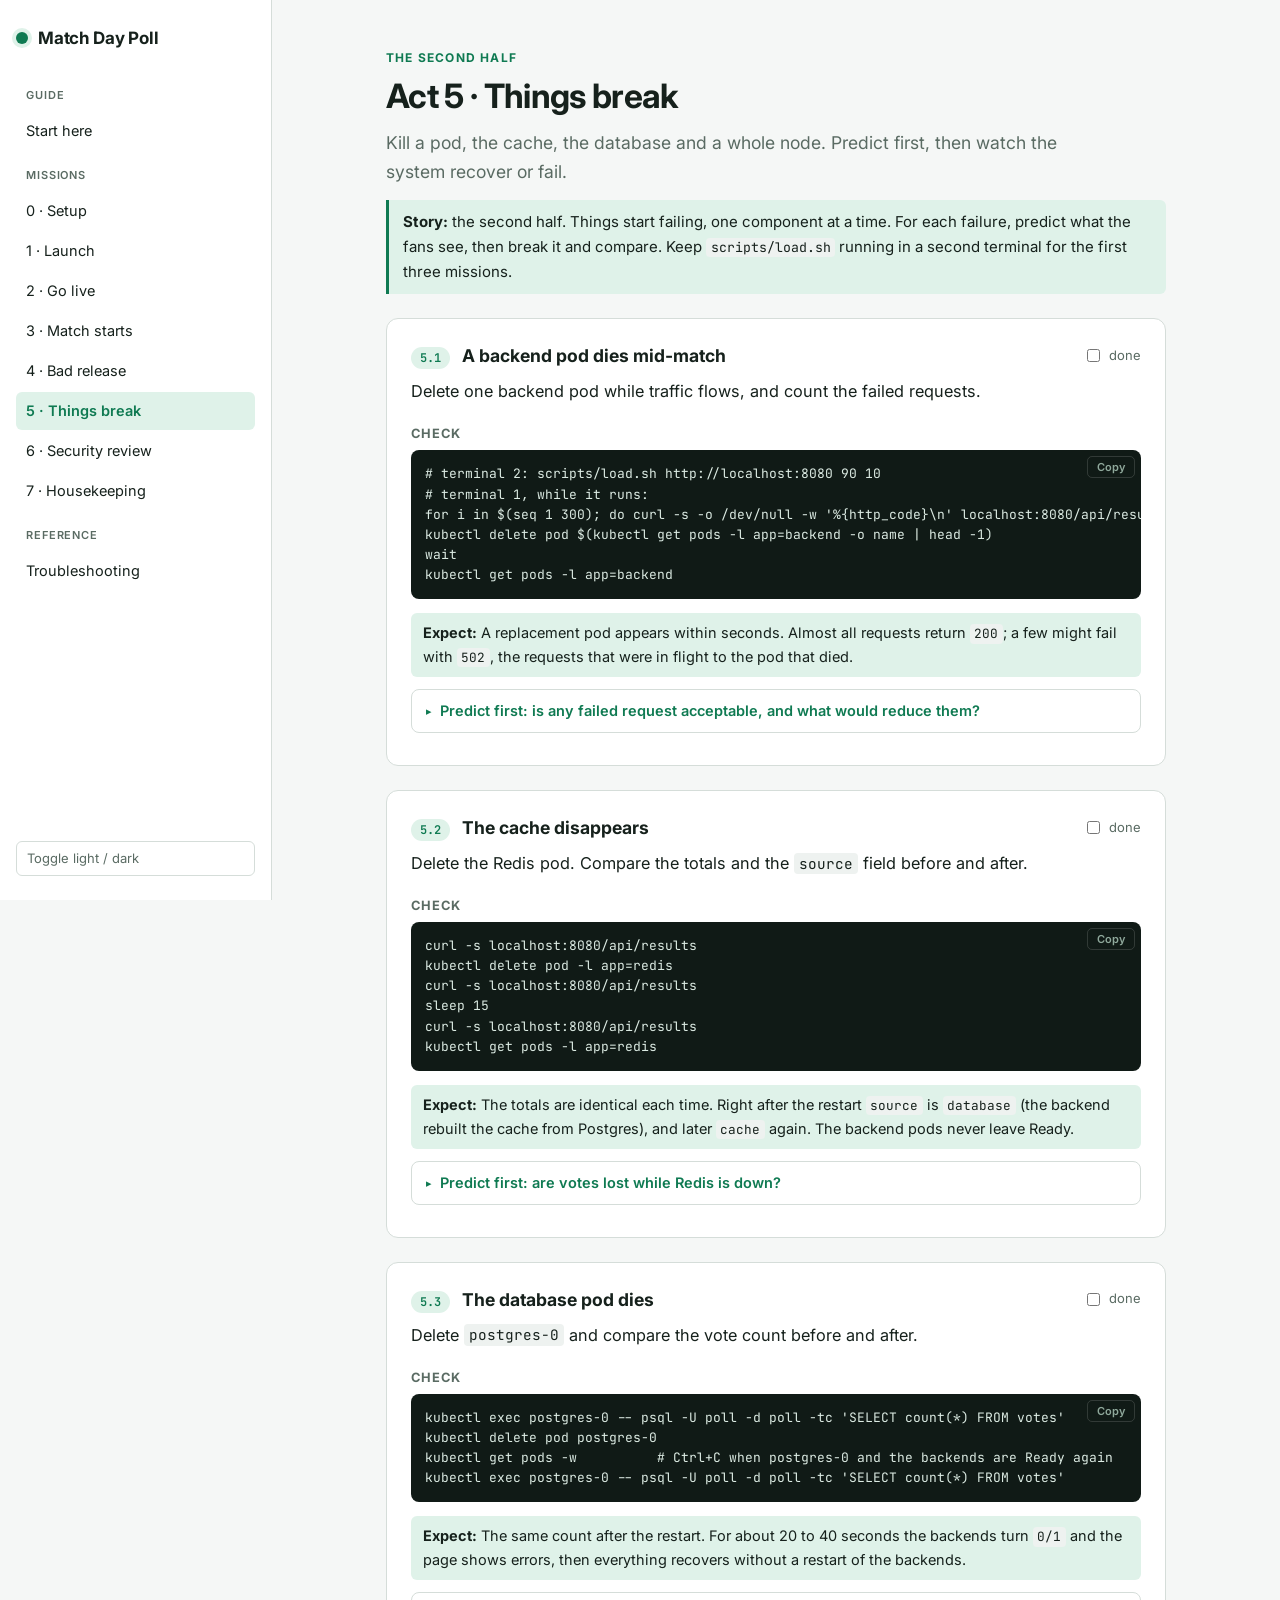
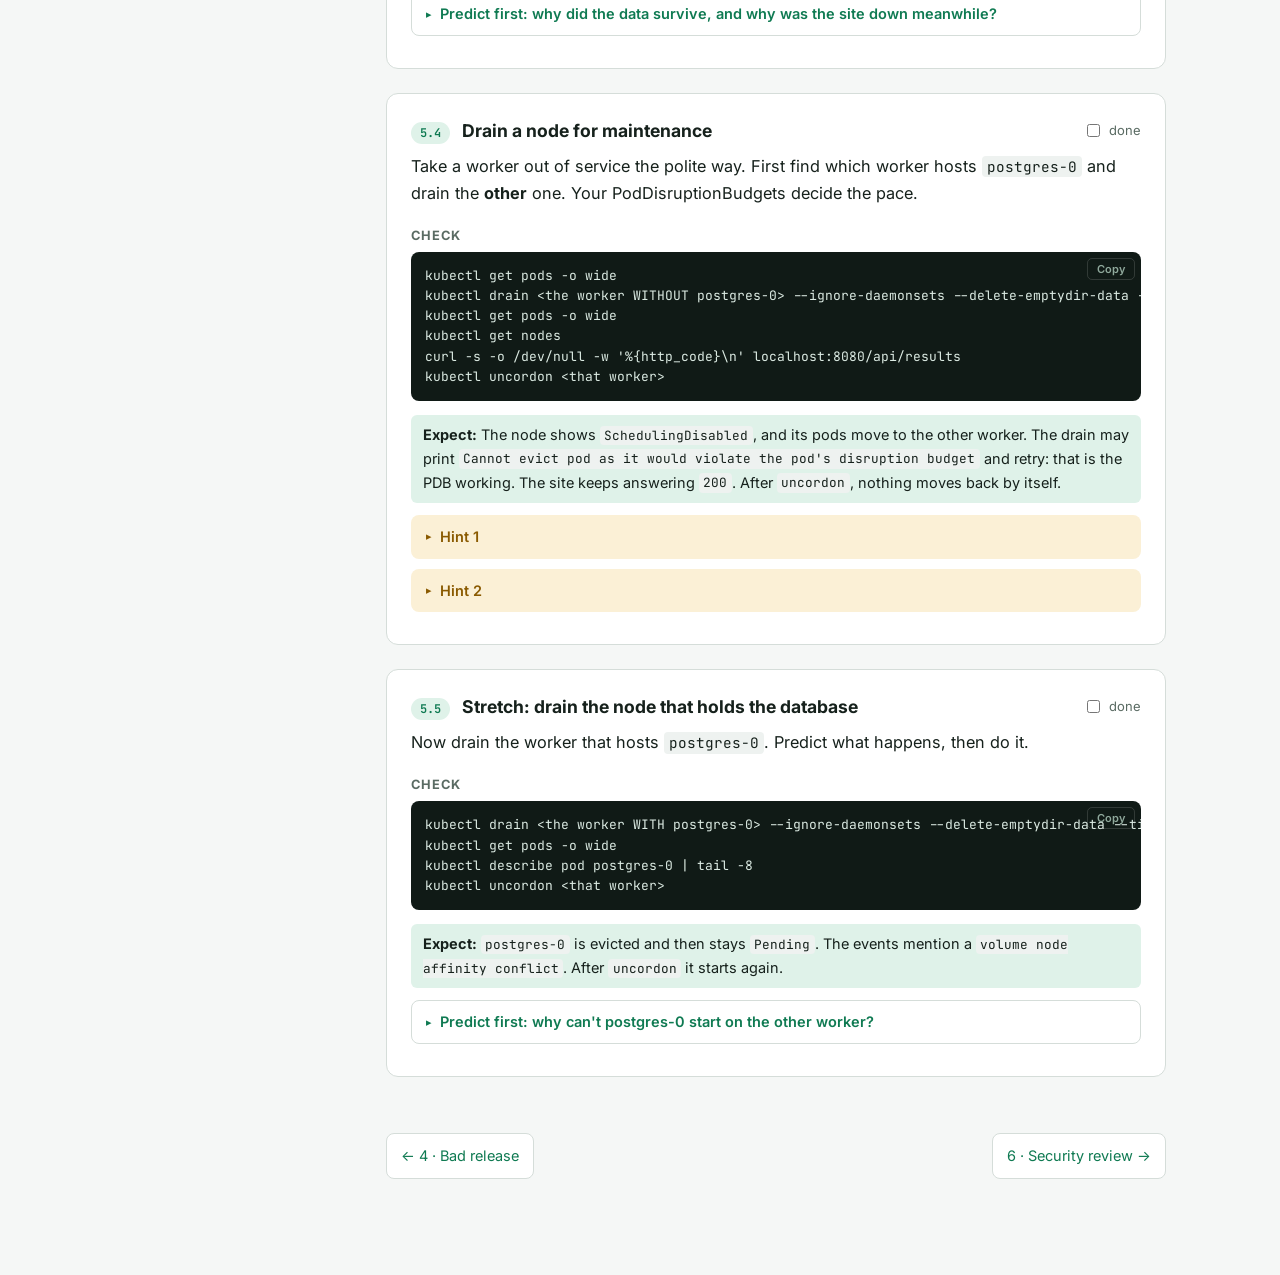
<file: docs/05-things-break.html>
<!doctype html>
<html lang="en">
<head>
<meta charset="utf-8">
<meta name="viewport" content="width=device-width, initial-scale=1">
<title>Act 5 · Things break · Match Day Poll</title>
<link rel="preconnect" href="https://fonts.googleapis.com">
<link rel="preconnect" href="https://fonts.gstatic.com" crossorigin>
<link rel="stylesheet" href="https://fonts.googleapis.com/css2?family=Inter:wght@400;500;600;700&family=JetBrains+Mono:wght@500;600&display=swap">
<link rel="stylesheet" href="assets/style.css">
</head>
<body>
<div class="topbar"><button id="nav-open" type="button" aria-label="Open navigation">Menu</button><strong>Match Day Poll</strong></div>
<div class="shell">
<aside class="side">
<a class="brand" href="index.html"><span class="dot"></span>Match Day Poll</a>
<nav class="nav" aria-label="Guide">
<div class="group">Guide</div>
<a href="index.html">Start here</a>
<div class="group">Missions</div>
<a href="00-setup.html">0 · Setup</a>
<a href="01-launch.html">1 · Launch</a>
<a href="02-go-live.html">2 · Go live</a>
<a href="03-match-starts.html">3 · Match starts</a>
<a href="04-bad-release.html">4 · Bad release</a>
<a href="05-things-break.html" aria-current="page">5 · Things break</a>
<a href="06-security-review.html">6 · Security review</a>
<a href="07-housekeeping.html">7 · Housekeeping</a>
<div class="group">Reference</div>
<a href="troubleshooting.html">Troubleshooting</a>
</nav>
<button class="theme" id="theme" type="button">Toggle light / dark</button>
</aside>
<main>
<div class="content">
<div class="eyebrow">The second half</div>
<h1>Act 5 · Things break</h1>
<p class="lede">Kill a pod, the cache, the database and a whole node. Predict first, then watch the system recover or fail.</p>
<div class="callout"><b>Story:</b> the second half. Things start failing, one component at a time. For each failure, predict what the fans see, then break it and compare. Keep <code>scripts/load.sh</code> running in a second terminal for the first three missions.</div>
<section class="mission" id="m1">
<header><span class="num">5.1</span><h3>A backend pod dies mid-match</h3><label class="done"><input type="checkbox" aria-label="Mark mission done"> done</label></header>
<p class="goal">Delete one backend pod while traffic flows, and count the failed requests.</p>
<h4>Check</h4>
<pre><code># terminal 2: scripts/load.sh http://localhost:8080 90 10
# terminal 1, while it runs:
for i in $(seq 1 300); do curl -s -o /dev/null -w '%{http_code}\n' localhost:8080/api/results; done | sort | uniq -c &amp;
kubectl delete pod $(kubectl get pods -l app=backend -o name | head -1)
wait
kubectl get pods -l app=backend</code></pre>
<p class="expect"><b>Expect:</b> A replacement pod appears within seconds. Almost all requests return <code>200</code>; a few might fail with <code>502</code>, the requests that were in flight to the pod that died.</p>
<details class="predict"><summary>Predict first: is any failed request acceptable, and what would reduce them?</summary><div class="body">A few in-flight failures are normal when a pod is killed abruptly. Graceful shutdown (handling SIGTERM and finishing requests), a <code>preStop</code> delay and client retries reduce them. Replicas make sure the service stays up; they do not make single requests immortal.</div></details>
</section>
<section class="mission" id="m2">
<header><span class="num">5.2</span><h3>The cache disappears</h3><label class="done"><input type="checkbox" aria-label="Mark mission done"> done</label></header>
<p class="goal">Delete the Redis pod. Compare the totals and the <code>source</code> field before and after.</p>
<h4>Check</h4>
<pre><code>curl -s localhost:8080/api/results
kubectl delete pod -l app=redis
curl -s localhost:8080/api/results
sleep 15
curl -s localhost:8080/api/results
kubectl get pods -l app=redis</code></pre>
<p class="expect"><b>Expect:</b> The totals are identical each time. Right after the restart <code>source</code> is <code>database</code> (the backend rebuilt the cache from Postgres), and later <code>cache</code> again. The backend pods never leave Ready.</p>
<details class="predict"><summary>Predict first: are votes lost while Redis is down?</summary><div class="body">No. Votes are written to Postgres first. Redis only holds a copy of the totals, and the backend treats it as optional on purpose: <code>/ready</code> does not check it.</div></details>
</section>
<section class="mission" id="m3">
<header><span class="num">5.3</span><h3>The database pod dies</h3><label class="done"><input type="checkbox" aria-label="Mark mission done"> done</label></header>
<p class="goal">Delete <code>postgres-0</code> and compare the vote count before and after.</p>
<h4>Check</h4>
<pre><code>kubectl exec postgres-0 -- psql -U poll -d poll -tc 'SELECT count(*) FROM votes'
kubectl delete pod postgres-0
kubectl get pods -w          # Ctrl+C when postgres-0 and the backends are Ready again
kubectl exec postgres-0 -- psql -U poll -d poll -tc 'SELECT count(*) FROM votes'</code></pre>
<p class="expect"><b>Expect:</b> The same count after the restart. For about 20 to 40 seconds the backends turn <code>0/1</code> and the page shows errors, then everything recovers without a restart of the backends.</p>
<details class="predict"><summary>Predict first: why did the data survive, and why was the site down meanwhile?</summary><div class="body">The pod was recreated with the same name and re-attached to the same PersistentVolumeClaim, so the data stayed. The site was down because there is one database replica: a single replica of a stateful component is a single point of failure.</div></details>
</section>
<section class="mission" id="m4">
<header><span class="num">5.4</span><h3>Drain a node for maintenance</h3><label class="done"><input type="checkbox" aria-label="Mark mission done"> done</label></header>
<p class="goal">Take a worker out of service the polite way. First find which worker hosts <code>postgres-0</code> and drain the <b>other</b> one. Your PodDisruptionBudgets decide the pace.</p>
<h4>Check</h4>
<pre><code>kubectl get pods -o wide
kubectl drain &lt;the worker WITHOUT postgres-0&gt; --ignore-daemonsets --delete-emptydir-data --timeout=180s
kubectl get pods -o wide
kubectl get nodes
curl -s -o /dev/null -w '%{http_code}\n' localhost:8080/api/results
kubectl uncordon &lt;that worker&gt;</code></pre>
<p class="expect"><b>Expect:</b> The node shows <code>SchedulingDisabled</code>, and its pods move to the other worker. The drain may print <code>Cannot evict pod as it would violate the pod's disruption budget</code> and retry: that is the PDB working. The site keeps answering <code>200</code>. After <code>uncordon</code>, nothing moves back by itself.</p>
<details class="hint"><summary>Hint 1</summary><div class="body">To rebalance after uncordoning: <code>kubectl rollout restart deploy/backend deploy/frontend</code>. The spread constraint places the new pods evenly again.</div></details>
<details class="hint"><summary>Hint 2</summary><div class="body">A drain cordons first and never uncordons. If it fails half way the node stays cordoned. Always check <code>kubectl get nodes</code> afterwards.</div></details>
</section>
<section class="mission" id="m5">
<header><span class="num">5.5</span><h3>Stretch: drain the node that holds the database</h3><label class="done"><input type="checkbox" aria-label="Mark mission done"> done</label></header>
<p class="goal">Now drain the worker that hosts <code>postgres-0</code>. Predict what happens, then do it.</p>
<h4>Check</h4>
<pre><code>kubectl drain &lt;the worker WITH postgres-0&gt; --ignore-daemonsets --delete-emptydir-data --timeout=60s
kubectl get pods -o wide
kubectl describe pod postgres-0 | tail -8
kubectl uncordon &lt;that worker&gt;</code></pre>
<p class="expect"><b>Expect:</b> <code>postgres-0</code> is evicted and then stays <code>Pending</code>. The events mention a <code>volume node affinity conflict</code>. After <code>uncordon</code> it starts again.</p>
<details class="predict"><summary>Predict first: why can't postgres-0 start on the other worker?</summary><div class="body">On kind the volume is a local folder on one specific node. The PersistentVolume carries a node affinity, so any pod using it must run on that node. With network-attached storage (a cloud disk) it could move; local storage ties the pod to its node.</div></details>
</section>

<div class="pager"><a href="04-bad-release.html">← 4 · Bad release</a><a href="06-security-review.html">6 · Security review →</a></div>
</div>
</main>
</div>
<script src="assets/app.js"></script>
</body>
</html>
</file>
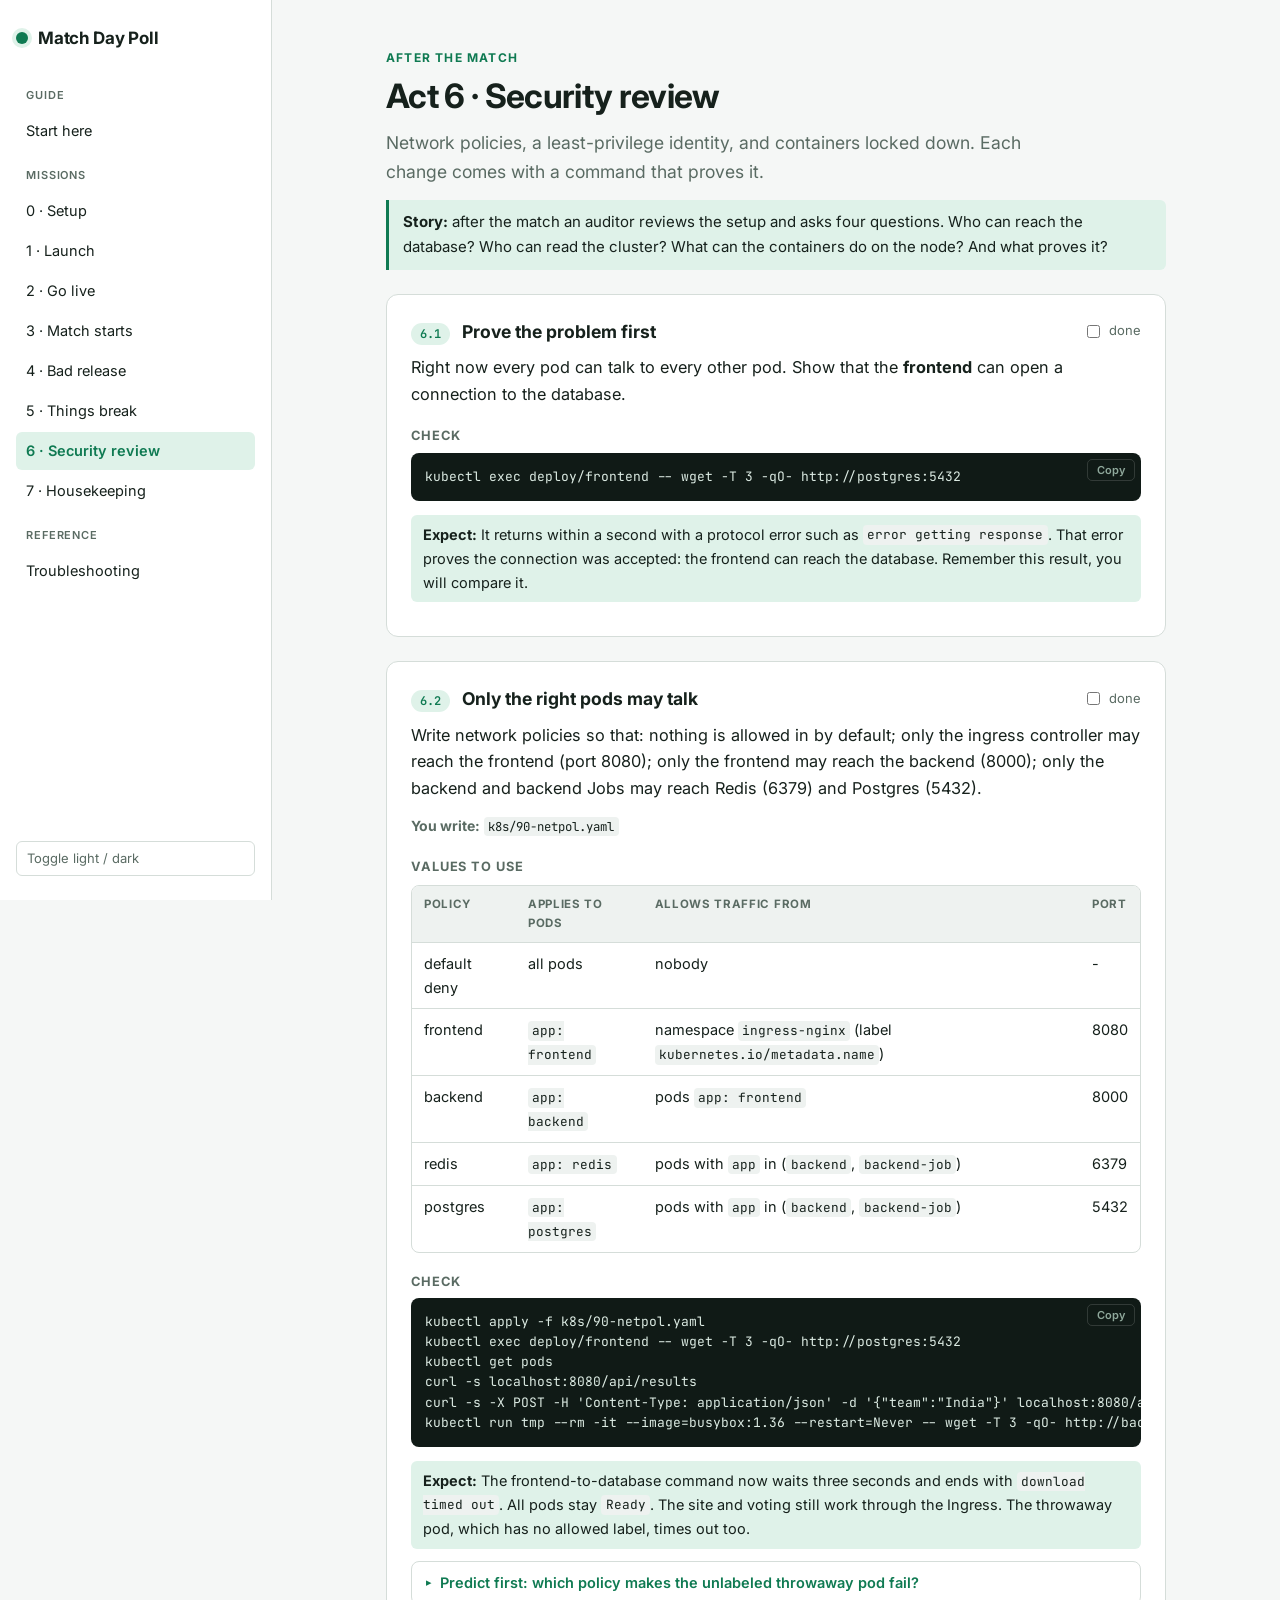
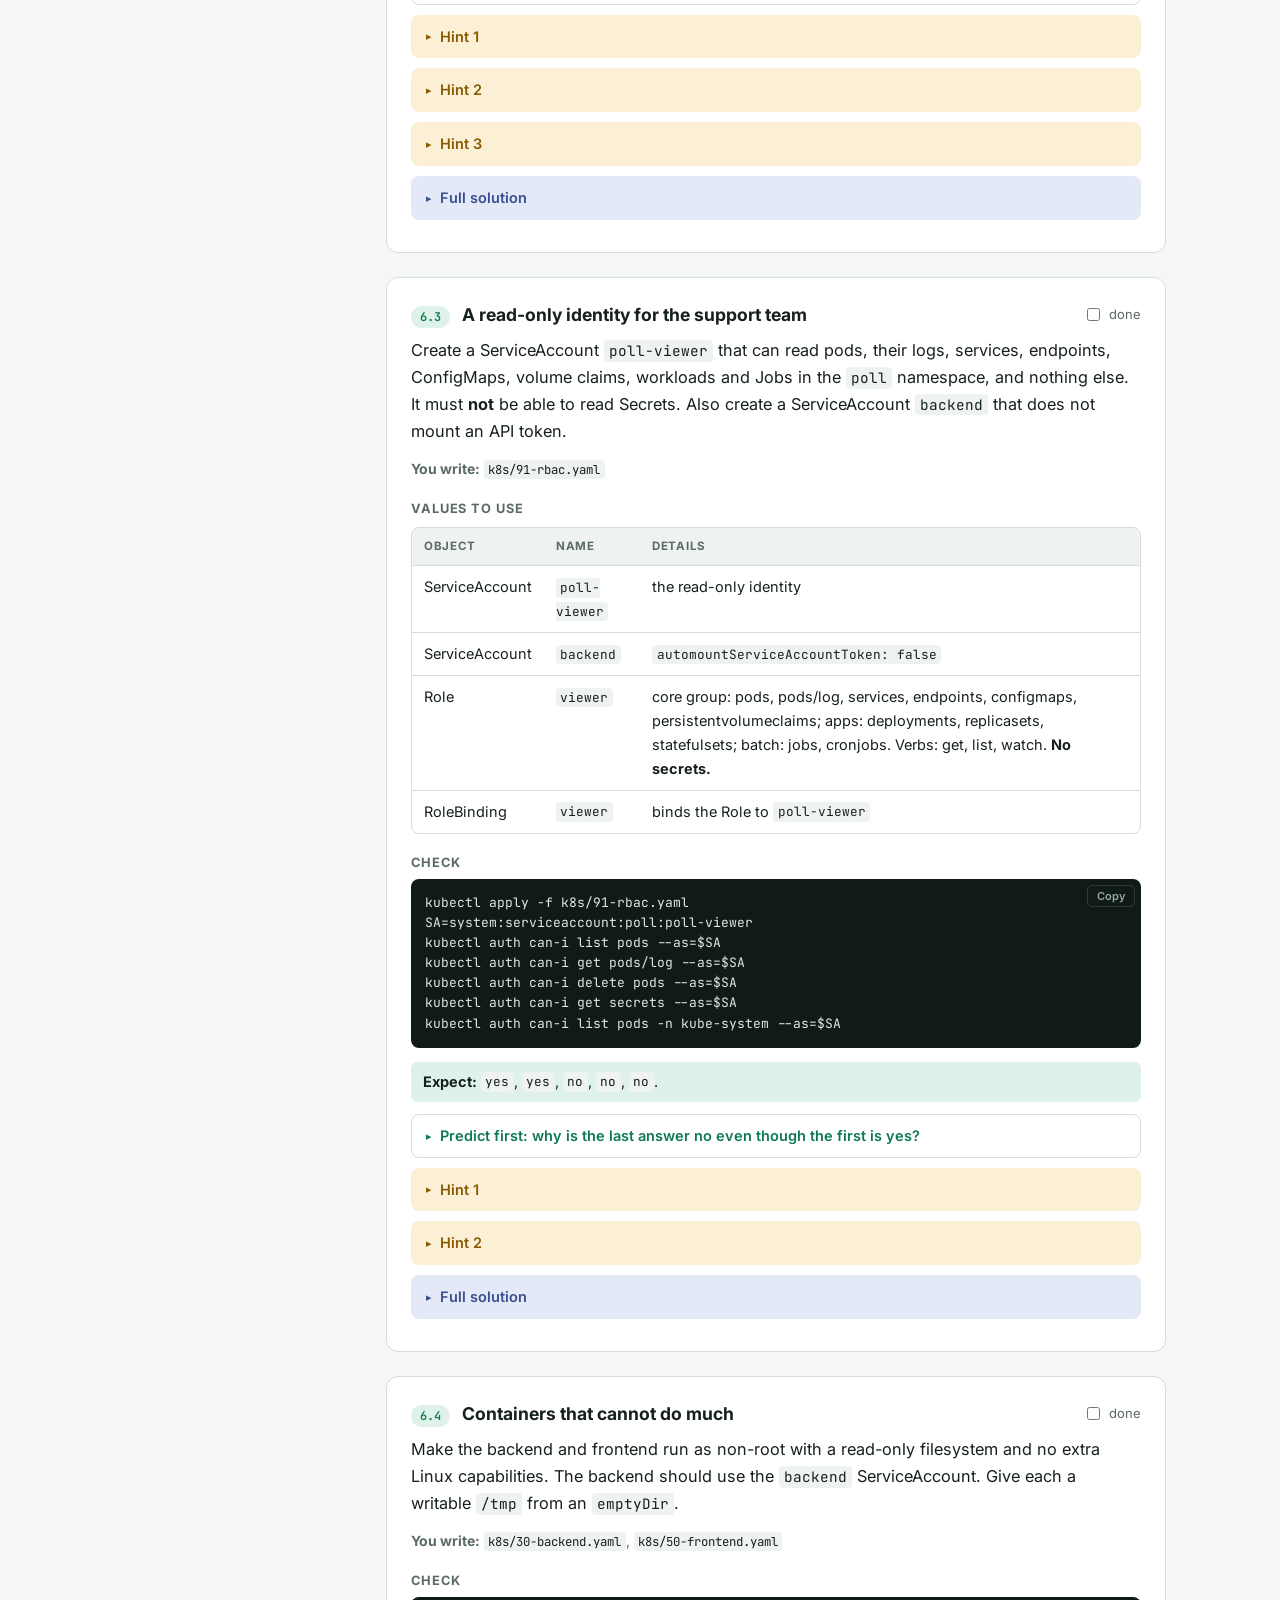
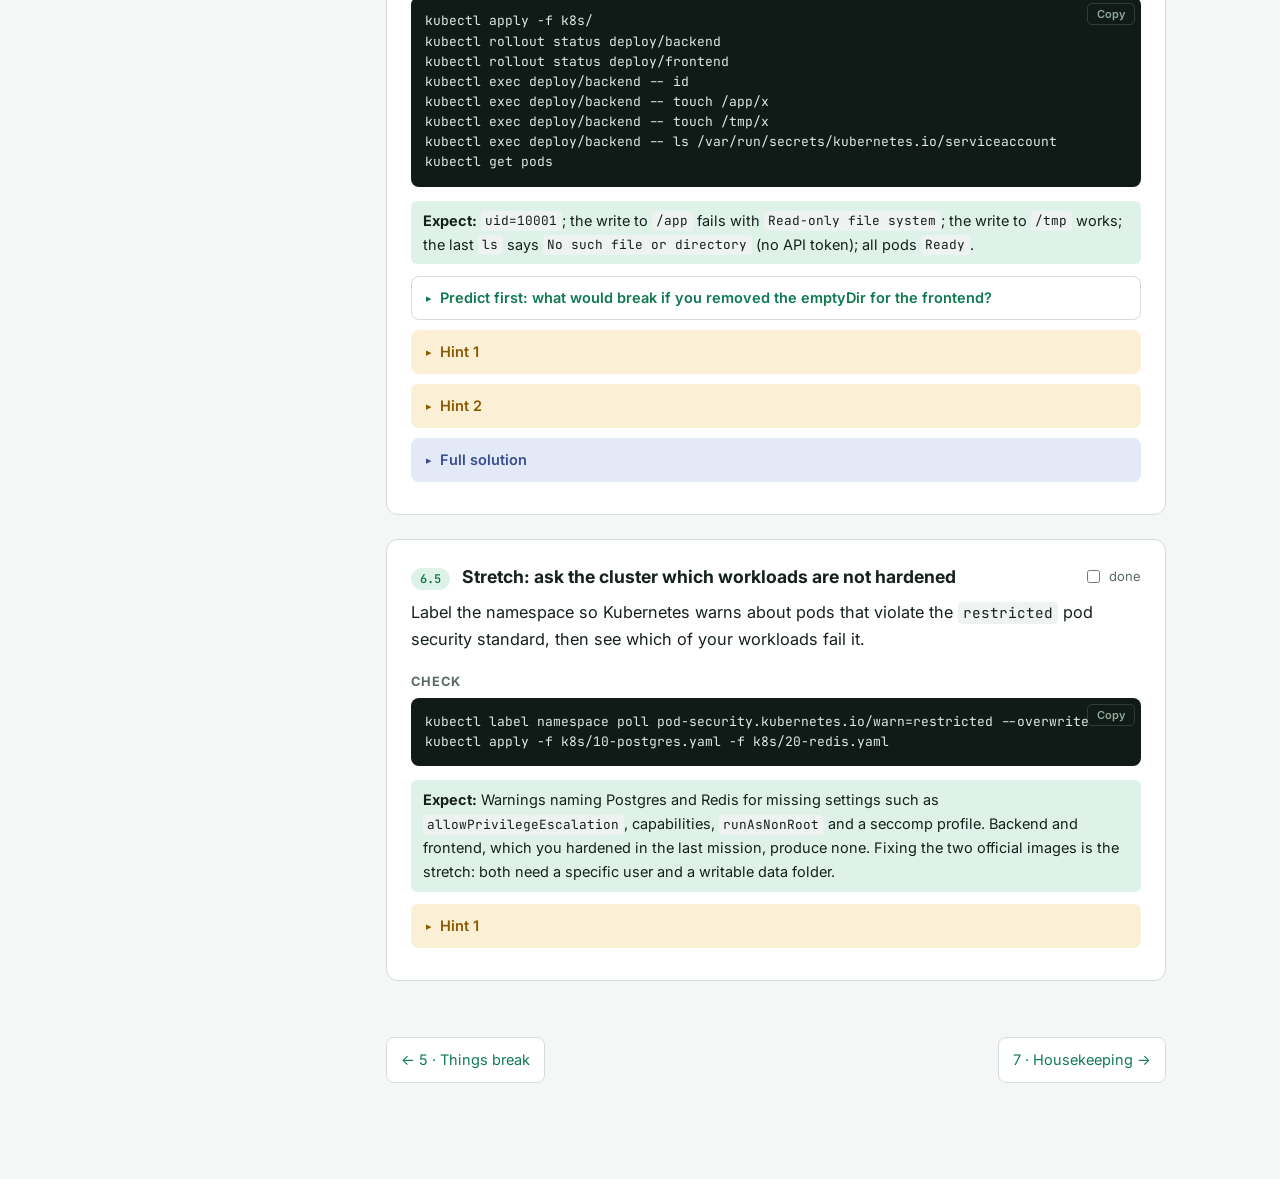
<file: docs/06-security-review.html>
<!doctype html>
<html lang="en">
<head>
<meta charset="utf-8">
<meta name="viewport" content="width=device-width, initial-scale=1">
<title>Act 6 · Security review · Match Day Poll</title>
<link rel="preconnect" href="https://fonts.googleapis.com">
<link rel="preconnect" href="https://fonts.gstatic.com" crossorigin>
<link rel="stylesheet" href="https://fonts.googleapis.com/css2?family=Inter:wght@400;500;600;700&family=JetBrains+Mono:wght@500;600&display=swap">
<link rel="stylesheet" href="assets/style.css">
</head>
<body>
<div class="topbar"><button id="nav-open" type="button" aria-label="Open navigation">Menu</button><strong>Match Day Poll</strong></div>
<div class="shell">
<aside class="side">
<a class="brand" href="index.html"><span class="dot"></span>Match Day Poll</a>
<nav class="nav" aria-label="Guide">
<div class="group">Guide</div>
<a href="index.html">Start here</a>
<div class="group">Missions</div>
<a href="00-setup.html">0 · Setup</a>
<a href="01-launch.html">1 · Launch</a>
<a href="02-go-live.html">2 · Go live</a>
<a href="03-match-starts.html">3 · Match starts</a>
<a href="04-bad-release.html">4 · Bad release</a>
<a href="05-things-break.html">5 · Things break</a>
<a href="06-security-review.html" aria-current="page">6 · Security review</a>
<a href="07-housekeeping.html">7 · Housekeeping</a>
<div class="group">Reference</div>
<a href="troubleshooting.html">Troubleshooting</a>
</nav>
<button class="theme" id="theme" type="button">Toggle light / dark</button>
</aside>
<main>
<div class="content">
<div class="eyebrow">After the match</div>
<h1>Act 6 · Security review</h1>
<p class="lede">Network policies, a least-privilege identity, and containers locked down. Each change comes with a command that proves it.</p>
<div class="callout"><b>Story:</b> after the match an auditor reviews the setup and asks four questions. Who can reach the database? Who can read the cluster? What can the containers do on the node? And what proves it?</div>
<section class="mission" id="m1">
<header><span class="num">6.1</span><h3>Prove the problem first</h3><label class="done"><input type="checkbox" aria-label="Mark mission done"> done</label></header>
<p class="goal">Right now every pod can talk to every other pod. Show that the <b>frontend</b> can open a connection to the database.</p>
<h4>Check</h4>
<pre><code>kubectl exec deploy/frontend -- wget -T 3 -qO- http://postgres:5432</code></pre>
<p class="expect"><b>Expect:</b> It returns within a second with a protocol error such as <code>error getting response</code>. That error proves the connection was accepted: the frontend can reach the database. Remember this result, you will compare it.</p>
</section>
<section class="mission" id="m2">
<header><span class="num">6.2</span><h3>Only the right pods may talk</h3><label class="done"><input type="checkbox" aria-label="Mark mission done"> done</label></header>
<p class="goal">Write network policies so that: nothing is allowed in by default; only the ingress controller may reach the frontend (port 8080); only the frontend may reach the backend (8000); only the backend and backend Jobs may reach Redis (6379) and Postgres (5432).</p>
<p class="writes"><b>You write:</b> <code>k8s/90-netpol.yaml</code></p>
<h4>Values to use</h4>
<div class="table-wrap"><table>
<thead><tr><th>Policy</th><th>Applies to pods</th><th>Allows traffic from</th><th>Port</th></tr></thead>
<tbody>
<tr><td>default deny</td><td>all pods</td><td>nobody</td><td>-</td></tr>
<tr><td>frontend</td><td><code>app: frontend</code></td><td>namespace <code>ingress-nginx</code> (label <code>kubernetes.io/metadata.name</code>)</td><td>8080</td></tr>
<tr><td>backend</td><td><code>app: backend</code></td><td>pods <code>app: frontend</code></td><td>8000</td></tr>
<tr><td>redis</td><td><code>app: redis</code></td><td>pods with <code>app</code> in (<code>backend</code>, <code>backend-job</code>)</td><td>6379</td></tr>
<tr><td>postgres</td><td><code>app: postgres</code></td><td>pods with <code>app</code> in (<code>backend</code>, <code>backend-job</code>)</td><td>5432</td></tr>
</tbody>
</table></div>
<h4>Check</h4>
<pre><code>kubectl apply -f k8s/90-netpol.yaml
kubectl exec deploy/frontend -- wget -T 3 -qO- http://postgres:5432
kubectl get pods
curl -s localhost:8080/api/results
curl -s -X POST -H 'Content-Type: application/json' -d '{"team":"India"}' localhost:8080/api/vote
kubectl run tmp --rm -it --image=busybox:1.36 --restart=Never -- wget -T 3 -qO- http://backend:8000/health</code></pre>
<p class="expect"><b>Expect:</b> The frontend-to-database command now waits three seconds and ends with <code>download timed out</code>. All pods stay <code>Ready</code>. The site and voting still work through the Ingress. The throwaway pod, which has no allowed label, times out too.</p>
<details class="predict"><summary>Predict first: which policy makes the unlabeled throwaway pod fail?</summary><div class="body">The default-deny policy selects every pod, so a pod is reachable only if another policy allows the source. The backend's allow rule accepts only pods labelled <code>app: frontend</code>.</div></details>
<details class="hint"><summary>Hint 1</summary><div class="body">Start with a policy whose <code>podSelector</code> is empty and that lists only <code>policyTypes: [Ingress]</code> with no rules. Then add one allow policy per target.</div></details>
<details class="hint"><summary>Hint 2</summary><div class="body">The ingress controller lives in another namespace: use a <code>namespaceSelector</code> on <code>kubernetes.io/metadata.name: ingress-nginx</code>. For Redis and Postgres, match <code>app</code> with <code>matchExpressions</code> and operator <code>In</code> for the values <code>backend</code> and <code>backend-job</code>.</div></details>
<details class="hint"><summary>Hint 3</summary><div class="body">If pods go NotReady after applying the policies, see the Troubleshooting page.</div></details>
<details class="solution"><summary>Full solution</summary><div class="body"><pre data-title="k8s/90-netpol.yaml"><code>apiVersion: networking.k8s.io/v1
kind: NetworkPolicy
metadata:
  name: default-deny-ingress
  namespace: poll
spec:
  podSelector: {}
  policyTypes: [Ingress]
---
apiVersion: networking.k8s.io/v1
kind: NetworkPolicy
metadata:
  name: allow-ingress-controller-to-frontend
  namespace: poll
spec:
  podSelector:
    matchLabels: { app: frontend }
  policyTypes: [Ingress]
  ingress:
    - from:
        - namespaceSelector:
            matchLabels: { kubernetes.io/metadata.name: ingress-nginx }
      ports:
        - { protocol: TCP, port: 8080 }
---
apiVersion: networking.k8s.io/v1
kind: NetworkPolicy
metadata:
  name: allow-frontend-to-backend
  namespace: poll
spec:
  podSelector:
    matchLabels: { app: backend }
  policyTypes: [Ingress]
  ingress:
    - from:
        - podSelector:
            matchLabels: { app: frontend }
      ports:
        - { protocol: TCP, port: 8000 }
---
apiVersion: networking.k8s.io/v1
kind: NetworkPolicy
metadata:
  name: allow-backend-to-redis
  namespace: poll
spec:
  podSelector:
    matchLabels: { app: redis }
  policyTypes: [Ingress]
  ingress:
    - from:
        - podSelector:
            matchExpressions:
              - { key: app, operator: In, values: [backend, backend-job] }
      ports:
        - { protocol: TCP, port: 6379 }
---
apiVersion: networking.k8s.io/v1
kind: NetworkPolicy
metadata:
  name: allow-backend-to-postgres
  namespace: poll
spec:
  podSelector:
    matchLabels: { app: postgres }
  policyTypes: [Ingress]
  ingress:
    - from:
        - podSelector:
            matchExpressions:
              - { key: app, operator: In, values: [backend, backend-job] }
      ports:
        - { protocol: TCP, port: 5432 }</code></pre>
</div></details>
</section>
<section class="mission" id="m3">
<header><span class="num">6.3</span><h3>A read-only identity for the support team</h3><label class="done"><input type="checkbox" aria-label="Mark mission done"> done</label></header>
<p class="goal">Create a ServiceAccount <code>poll-viewer</code> that can read pods, their logs, services, endpoints, ConfigMaps, volume claims, workloads and Jobs in the <code>poll</code> namespace, and nothing else. It must <b>not</b> be able to read Secrets. Also create a ServiceAccount <code>backend</code> that does not mount an API token.</p>
<p class="writes"><b>You write:</b> <code>k8s/91-rbac.yaml</code></p>
<h4>Values to use</h4>
<div class="table-wrap"><table>
<thead><tr><th>Object</th><th>Name</th><th>Details</th></tr></thead>
<tbody>
<tr><td>ServiceAccount</td><td><code>poll-viewer</code></td><td>the read-only identity</td></tr>
<tr><td>ServiceAccount</td><td><code>backend</code></td><td><code>automountServiceAccountToken: false</code></td></tr>
<tr><td>Role</td><td><code>viewer</code></td><td>core group: pods, pods/log, services, endpoints, configmaps, persistentvolumeclaims; apps: deployments, replicasets, statefulsets; batch: jobs, cronjobs. Verbs: get, list, watch. <b>No secrets.</b></td></tr>
<tr><td>RoleBinding</td><td><code>viewer</code></td><td>binds the Role to <code>poll-viewer</code></td></tr>
</tbody>
</table></div>
<h4>Check</h4>
<pre><code>kubectl apply -f k8s/91-rbac.yaml
SA=system:serviceaccount:poll:poll-viewer
kubectl auth can-i list pods --as=$SA
kubectl auth can-i get pods/log --as=$SA
kubectl auth can-i delete pods --as=$SA
kubectl auth can-i get secrets --as=$SA
kubectl auth can-i list pods -n kube-system --as=$SA</code></pre>
<p class="expect"><b>Expect:</b> <code>yes</code>, <code>yes</code>, <code>no</code>, <code>no</code>, <code>no</code>.</p>
<details class="predict"><summary>Predict first: why is the last answer no even though the first is yes?</summary><div class="body">A Role only grants access inside its own namespace. Access to <code>kube-system</code> would need a binding there, or a ClusterRole.</div></details>
<details class="hint"><summary>Hint 1</summary><div class="body">You need four objects: two ServiceAccounts, a Role and a RoleBinding. Set <code>automountServiceAccountToken: false</code> on the <code>backend</code> ServiceAccount.</div></details>
<details class="hint"><summary>Hint 2</summary><div class="body">Rules are grouped by API group: the core group is <code>""</code>, Deployments and StatefulSets are in <code>apps</code>, Jobs in <code>batch</code>. Use verbs <code>get</code>, <code>list</code>, <code>watch</code> only.</div></details>
<details class="solution"><summary>Full solution</summary><div class="body"><pre data-title="k8s/91-rbac.yaml"><code>apiVersion: v1
kind: ServiceAccount
metadata:
  name: poll-viewer
  namespace: poll
---
apiVersion: v1
kind: ServiceAccount
metadata:
  name: backend
  namespace: poll
automountServiceAccountToken: false
---
apiVersion: rbac.authorization.k8s.io/v1
kind: Role
metadata:
  name: viewer
  namespace: poll
rules:
  - apiGroups: [""]
    resources: ["pods", "pods/log", "services", "endpoints", "configmaps", "persistentvolumeclaims"]
    verbs: ["get", "list", "watch"]
  - apiGroups: ["apps"]
    resources: ["deployments", "replicasets", "statefulsets"]
    verbs: ["get", "list", "watch"]
  - apiGroups: ["batch"]
    resources: ["jobs", "cronjobs"]
    verbs: ["get", "list", "watch"]
---
apiVersion: rbac.authorization.k8s.io/v1
kind: RoleBinding
metadata:
  name: viewer
  namespace: poll
subjects:
  - kind: ServiceAccount
    name: poll-viewer
    namespace: poll
roleRef:
  kind: Role
  name: viewer
  apiGroup: rbac.authorization.k8s.io</code></pre>
</div></details>
</section>
<section class="mission" id="m4">
<header><span class="num">6.4</span><h3>Containers that cannot do much</h3><label class="done"><input type="checkbox" aria-label="Mark mission done"> done</label></header>
<p class="goal">Make the backend and frontend run as non-root with a read-only filesystem and no extra Linux capabilities. The backend should use the <code>backend</code> ServiceAccount. Give each a writable <code>/tmp</code> from an <code>emptyDir</code>.</p>
<p class="writes"><b>You write:</b> <code>k8s/30-backend.yaml</code>, <code>k8s/50-frontend.yaml</code></p>
<h4>Check</h4>
<pre><code>kubectl apply -f k8s/
kubectl rollout status deploy/backend
kubectl rollout status deploy/frontend
kubectl exec deploy/backend -- id
kubectl exec deploy/backend -- touch /app/x
kubectl exec deploy/backend -- touch /tmp/x
kubectl exec deploy/backend -- ls /var/run/secrets/kubernetes.io/serviceaccount
kubectl get pods</code></pre>
<p class="expect"><b>Expect:</b> <code>uid=10001</code>; the write to <code>/app</code> fails with <code>Read-only file system</code>; the write to <code>/tmp</code> works; the last <code>ls</code> says <code>No such file or directory</code> (no API token); all pods <code>Ready</code>.</p>
<details class="predict"><summary>Predict first: what would break if you removed the emptyDir for the frontend?</summary><div class="body">nginx writes its pid file and temporary files under <code>/tmp</code>. With a read-only root filesystem and no writable <code>/tmp</code> it fails to start.</div></details>
<details class="hint"><summary>Hint 1</summary><div class="body">Pod-level <code>securityContext</code>: <code>runAsNonRoot: true</code> and a <code>seccompProfile</code> of <code>RuntimeDefault</code>. Container-level: <code>allowPrivilegeEscalation: false</code>, <code>readOnlyRootFilesystem: true</code>, <code>capabilities.drop: [ALL]</code>.</div></details>
<details class="hint"><summary>Hint 2</summary><div class="body">Both images already declare a numeric non-root user, which is what <code>runAsNonRoot</code> checks.</div></details>
<details class="solution"><summary>Full solution</summary><div class="body"><pre data-title="backend pod spec additions (30-backend.yaml)"><code>    spec:
      serviceAccountName: backend
      securityContext:
        runAsNonRoot: true
        seccompProfile: { type: RuntimeDefault }
      containers:
        - name: backend
          securityContext:
            allowPrivilegeEscalation: false
            readOnlyRootFilesystem: true
            capabilities: { drop: ["ALL"] }
          volumeMounts:
            - { name: tmp, mountPath: /tmp }
      volumes:
        - { name: tmp, emptyDir: {} }</code></pre>
<pre data-title="frontend pod spec additions (50-frontend.yaml)"><code>    spec:
      securityContext:
        runAsNonRoot: true
        seccompProfile: { type: RuntimeDefault }
      containers:
        - name: frontend
          securityContext:
            allowPrivilegeEscalation: false
            readOnlyRootFilesystem: true
            capabilities: { drop: ["ALL"] }
          volumeMounts:
            - { name: tmp, mountPath: /tmp }
      volumes:
        - { name: tmp, emptyDir: {} }</code></pre>
</div></details>
</section>
<section class="mission" id="m5">
<header><span class="num">6.5</span><h3>Stretch: ask the cluster which workloads are not hardened</h3><label class="done"><input type="checkbox" aria-label="Mark mission done"> done</label></header>
<p class="goal">Label the namespace so Kubernetes warns about pods that violate the <code>restricted</code> pod security standard, then see which of your workloads fail it.</p>
<h4>Check</h4>
<pre><code>kubectl label namespace poll pod-security.kubernetes.io/warn=restricted --overwrite
kubectl apply -f k8s/10-postgres.yaml -f k8s/20-redis.yaml</code></pre>
<p class="expect"><b>Expect:</b> Warnings naming Postgres and Redis for missing settings such as <code>allowPrivilegeEscalation</code>, capabilities, <code>runAsNonRoot</code> and a seccomp profile. Backend and frontend, which you hardened in the last mission, produce none. Fixing the two official images is the stretch: both need a specific user and a writable data folder.</p>
<details class="hint"><summary>Hint 1</summary><div class="body"><code>warn</code> only prints a warning. <code>enforce</code> would reject the pods, and <code>audit</code> would record them in the audit log. Try <code>enforce=baseline</code> as a gentler next step.</div></details>
</section>

<div class="pager"><a href="05-things-break.html">← 5 · Things break</a><a href="07-housekeeping.html">7 · Housekeeping →</a></div>
</div>
</main>
</div>
<script src="assets/app.js"></script>
</body>
</html>
</file>
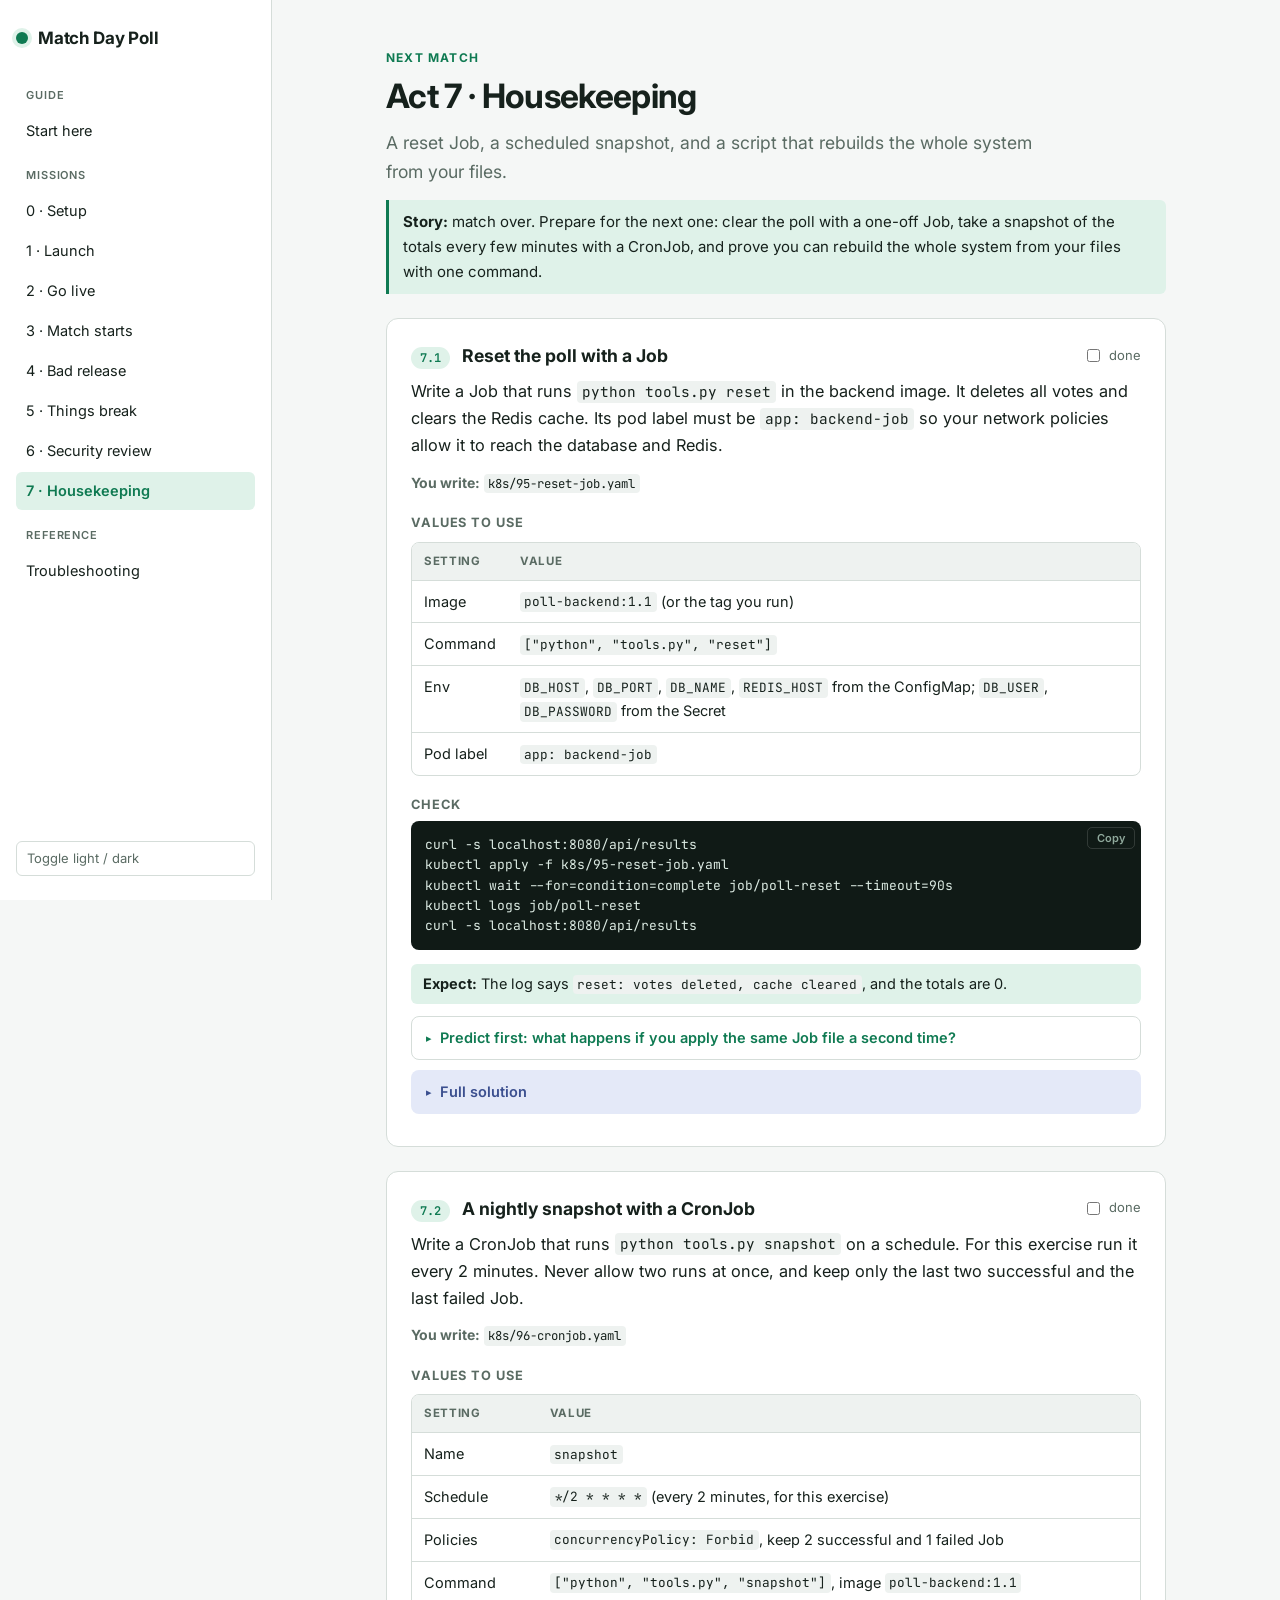
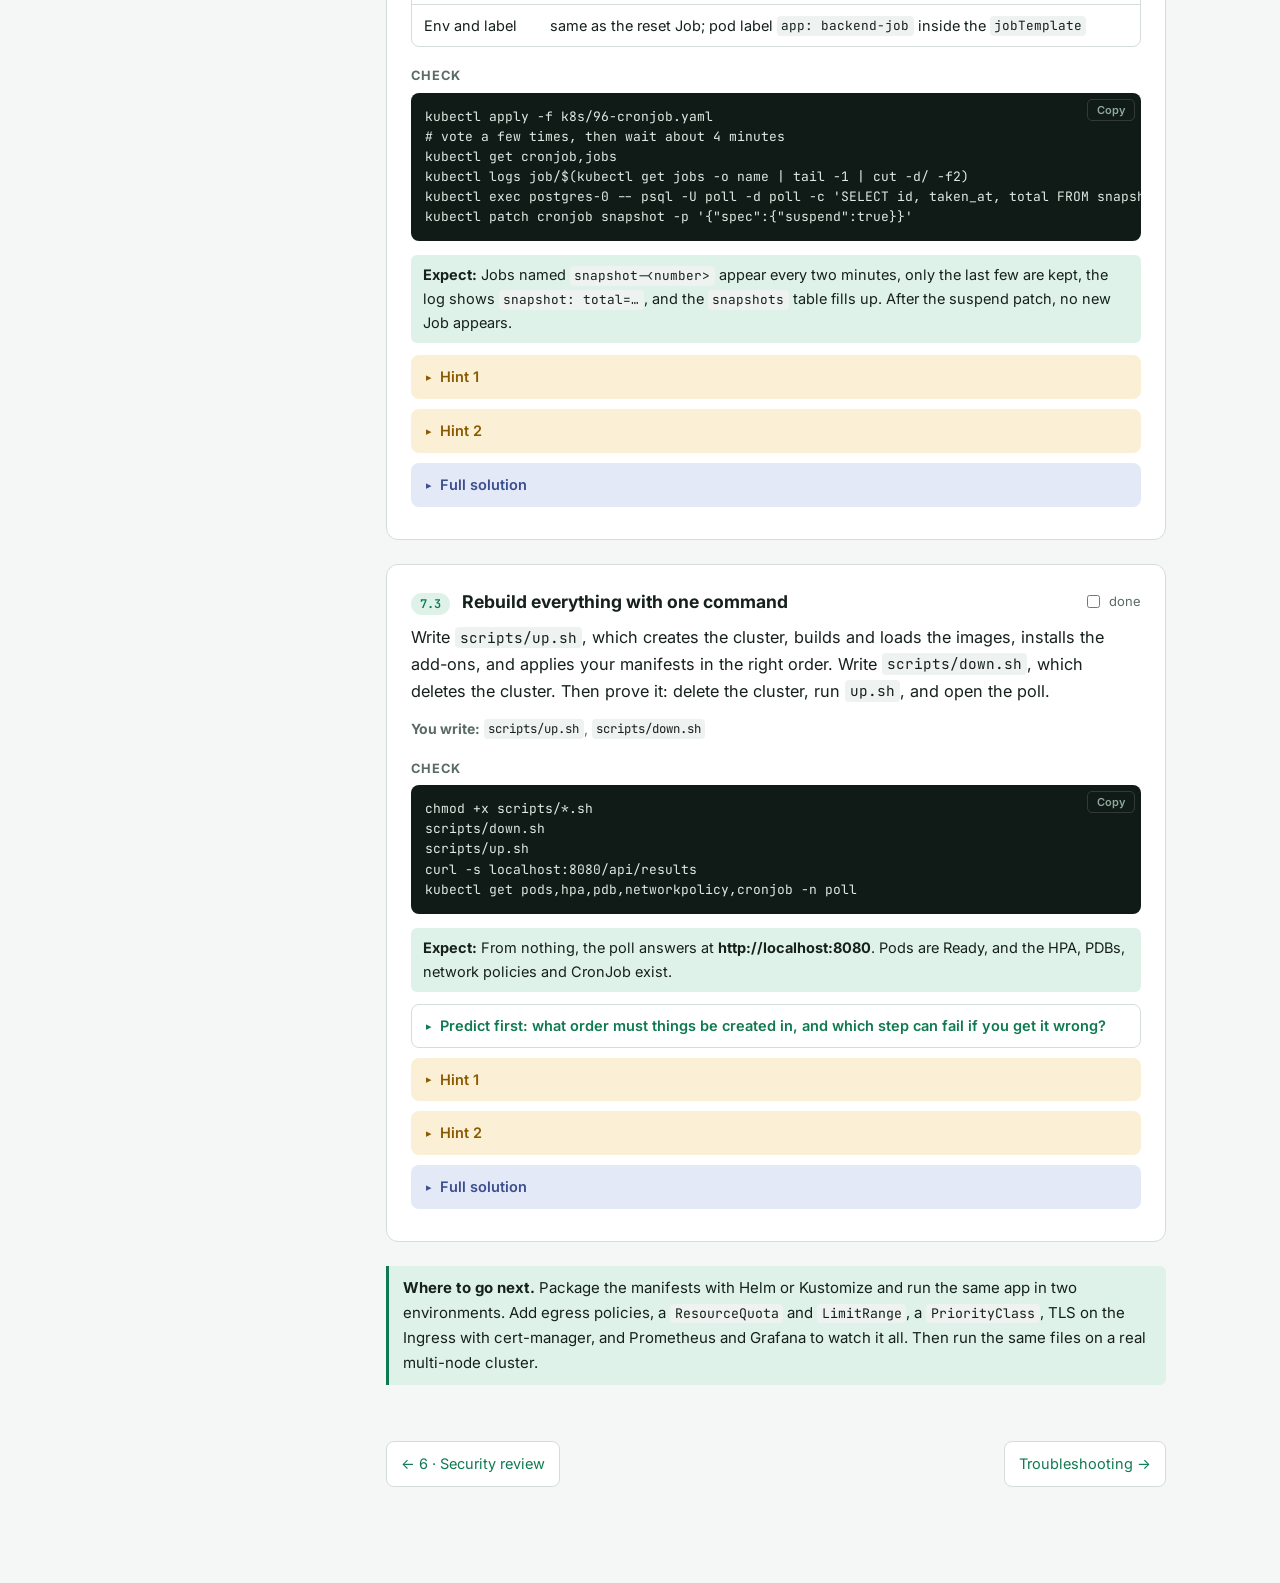
<file: docs/07-housekeeping.html>
<!doctype html>
<html lang="en">
<head>
<meta charset="utf-8">
<meta name="viewport" content="width=device-width, initial-scale=1">
<title>Act 7 · Housekeeping · Match Day Poll</title>
<link rel="preconnect" href="https://fonts.googleapis.com">
<link rel="preconnect" href="https://fonts.gstatic.com" crossorigin>
<link rel="stylesheet" href="https://fonts.googleapis.com/css2?family=Inter:wght@400;500;600;700&family=JetBrains+Mono:wght@500;600&display=swap">
<link rel="stylesheet" href="assets/style.css">
</head>
<body>
<div class="topbar"><button id="nav-open" type="button" aria-label="Open navigation">Menu</button><strong>Match Day Poll</strong></div>
<div class="shell">
<aside class="side">
<a class="brand" href="index.html"><span class="dot"></span>Match Day Poll</a>
<nav class="nav" aria-label="Guide">
<div class="group">Guide</div>
<a href="index.html">Start here</a>
<div class="group">Missions</div>
<a href="00-setup.html">0 · Setup</a>
<a href="01-launch.html">1 · Launch</a>
<a href="02-go-live.html">2 · Go live</a>
<a href="03-match-starts.html">3 · Match starts</a>
<a href="04-bad-release.html">4 · Bad release</a>
<a href="05-things-break.html">5 · Things break</a>
<a href="06-security-review.html">6 · Security review</a>
<a href="07-housekeeping.html" aria-current="page">7 · Housekeeping</a>
<div class="group">Reference</div>
<a href="troubleshooting.html">Troubleshooting</a>
</nav>
<button class="theme" id="theme" type="button">Toggle light / dark</button>
</aside>
<main>
<div class="content">
<div class="eyebrow">Next match</div>
<h1>Act 7 · Housekeeping</h1>
<p class="lede">A reset Job, a scheduled snapshot, and a script that rebuilds the whole system from your files.</p>
<div class="callout"><b>Story:</b> match over. Prepare for the next one: clear the poll with a one-off Job, take a snapshot of the totals every few minutes with a CronJob, and prove you can rebuild the whole system from your files with one command.</div>
<section class="mission" id="m1">
<header><span class="num">7.1</span><h3>Reset the poll with a Job</h3><label class="done"><input type="checkbox" aria-label="Mark mission done"> done</label></header>
<p class="goal">Write a Job that runs <code>python tools.py reset</code> in the backend image. It deletes all votes and clears the Redis cache. Its pod label must be <code>app: backend-job</code> so your network policies allow it to reach the database and Redis.</p>
<p class="writes"><b>You write:</b> <code>k8s/95-reset-job.yaml</code></p>
<h4>Values to use</h4>
<div class="table-wrap"><table>
<thead><tr><th>Setting</th><th>Value</th></tr></thead>
<tbody>
<tr><td>Image</td><td><code>poll-backend:1.1</code> (or the tag you run)</td></tr>
<tr><td>Command</td><td><code>["python", "tools.py", "reset"]</code></td></tr>
<tr><td>Env</td><td><code>DB_HOST</code>, <code>DB_PORT</code>, <code>DB_NAME</code>, <code>REDIS_HOST</code> from the ConfigMap; <code>DB_USER</code>, <code>DB_PASSWORD</code> from the Secret</td></tr>
<tr><td>Pod label</td><td><code>app: backend-job</code></td></tr>
</tbody>
</table></div>
<h4>Check</h4>
<pre><code>curl -s localhost:8080/api/results
kubectl apply -f k8s/95-reset-job.yaml
kubectl wait --for=condition=complete job/poll-reset --timeout=90s
kubectl logs job/poll-reset
curl -s localhost:8080/api/results</code></pre>
<p class="expect"><b>Expect:</b> The log says <code>reset: votes deleted, cache cleared</code>, and the totals are 0.</p>
<details class="predict"><summary>Predict first: what happens if you apply the same Job file a second time?</summary><div class="body">Nothing runs: a finished Job is not run again by <code>apply</code>, and its pod template is immutable. Delete the Job first (<code>kubectl delete job poll-reset</code>), then apply it again.</div></details>
<details class="solution"><summary>Full solution</summary><div class="body"><pre data-title="k8s/95-reset-job.yaml"><code>apiVersion: batch/v1
kind: Job
metadata:
  name: poll-reset
  namespace: poll
spec:
  backoffLimit: 2
  ttlSecondsAfterFinished: 3600
  template:
    metadata:
      labels: { app: backend-job }
    spec:
      restartPolicy: OnFailure
      containers:
        - name: reset
          image: poll-backend:1.1
          command: ["python", "tools.py", "reset"]
          envFrom:
            - configMapRef: { name: poll-config }
          env:
            - { name: DB_USER, valueFrom: { secretKeyRef: { name: db-credentials, key: username } } }
            - { name: DB_PASSWORD, valueFrom: { secretKeyRef: { name: db-credentials, key: password } } }</code></pre>
</div></details>
</section>
<section class="mission" id="m2">
<header><span class="num">7.2</span><h3>A nightly snapshot with a CronJob</h3><label class="done"><input type="checkbox" aria-label="Mark mission done"> done</label></header>
<p class="goal">Write a CronJob that runs <code>python tools.py snapshot</code> on a schedule. For this exercise run it every 2 minutes. Never allow two runs at once, and keep only the last two successful and the last failed Job.</p>
<p class="writes"><b>You write:</b> <code>k8s/96-cronjob.yaml</code></p>
<h4>Values to use</h4>
<div class="table-wrap"><table>
<thead><tr><th>Setting</th><th>Value</th></tr></thead>
<tbody>
<tr><td>Name</td><td><code>snapshot</code></td></tr>
<tr><td>Schedule</td><td><code>*/2 * * * *</code> (every 2 minutes, for this exercise)</td></tr>
<tr><td>Policies</td><td><code>concurrencyPolicy: Forbid</code>, keep 2 successful and 1 failed Job</td></tr>
<tr><td>Command</td><td><code>["python", "tools.py", "snapshot"]</code>, image <code>poll-backend:1.1</code></td></tr>
<tr><td>Env and label</td><td>same as the reset Job; pod label <code>app: backend-job</code> inside the <code>jobTemplate</code></td></tr>
</tbody>
</table></div>
<h4>Check</h4>
<pre><code>kubectl apply -f k8s/96-cronjob.yaml
# vote a few times, then wait about 4 minutes
kubectl get cronjob,jobs
kubectl logs job/$(kubectl get jobs -o name | tail -1 | cut -d/ -f2)
kubectl exec postgres-0 -- psql -U poll -d poll -c 'SELECT id, taken_at, total FROM snapshots'
kubectl patch cronjob snapshot -p '{"spec":{"suspend":true}}'</code></pre>
<p class="expect"><b>Expect:</b> Jobs named <code>snapshot-&lt;number&gt;</code> appear every two minutes, only the last few are kept, the log shows <code>snapshot: total=…</code>, and the <code>snapshots</code> table fills up. After the suspend patch, no new Job appears.</p>
<details class="hint"><summary>Hint 1</summary><div class="body">Fields to set: <code>schedule</code>, <code>concurrencyPolicy: Forbid</code>, <code>successfulJobsHistoryLimit</code>, <code>failedJobsHistoryLimit</code>, and a <code>jobTemplate</code> that looks like the reset Job.</div></details>
<details class="hint"><summary>Hint 2</summary><div class="body">Remember the pod label <code>app: backend-job</code> inside the <code>jobTemplate</code>, not on the CronJob itself.</div></details>
<details class="solution"><summary>Full solution</summary><div class="body"><pre data-title="k8s/96-cronjob.yaml"><code>apiVersion: batch/v1
kind: CronJob
metadata:
  name: snapshot
  namespace: poll
spec:
  schedule: "*/2 * * * *"
  concurrencyPolicy: Forbid
  successfulJobsHistoryLimit: 2
  failedJobsHistoryLimit: 1
  jobTemplate:
    spec:
      backoffLimit: 2
      template:
        metadata:
          labels: { app: backend-job }
        spec:
          restartPolicy: OnFailure
          containers:
            - name: snapshot
              image: poll-backend:1.1
              command: ["python", "tools.py", "snapshot"]
              envFrom:
                - configMapRef: { name: poll-config }
              env:
                - { name: DB_USER, valueFrom: { secretKeyRef: { name: db-credentials, key: username } } }
                - { name: DB_PASSWORD, valueFrom: { secretKeyRef: { name: db-credentials, key: password } } }</code></pre>
</div></details>
</section>
<section class="mission" id="m3">
<header><span class="num">7.3</span><h3>Rebuild everything with one command</h3><label class="done"><input type="checkbox" aria-label="Mark mission done"> done</label></header>
<p class="goal">Write <code>scripts/up.sh</code>, which creates the cluster, builds and loads the images, installs the add-ons, and applies your manifests in the right order. Write <code>scripts/down.sh</code>, which deletes the cluster. Then prove it: delete the cluster, run <code>up.sh</code>, and open the poll.</p>
<p class="writes"><b>You write:</b> <code>scripts/up.sh</code>, <code>scripts/down.sh</code></p>
<h4>Check</h4>
<pre><code>chmod +x scripts/*.sh
scripts/down.sh
scripts/up.sh
curl -s localhost:8080/api/results
kubectl get pods,hpa,pdb,networkpolicy,cronjob -n poll</code></pre>
<p class="expect"><b>Expect:</b> From nothing, the poll answers at <b>http://localhost:8080</b>. Pods are Ready, and the HPA, PDBs, network policies and CronJob exist.</p>
<details class="predict"><summary>Predict first: what order must things be created in, and which step can fail if you get it wrong?</summary><div class="body">Namespace and config first, then the database, then the migration Job, then the backend and frontend, then the ingress, policies and the rest. The frontend crashes at start if the <code>backend</code> Service is missing, and the backend is never ready until the migration Job has run.</div></details>
<details class="hint"><summary>Hint 1</summary><div class="body"><code>kubectl wait</code> and <code>kubectl rollout status</code> let the script pause until a step is done. Add <code>set -euo pipefail</code> at the top so it stops at the first error.</div></details>
<details class="hint"><summary>Hint 2</summary><div class="body">The images <code>up.sh</code> builds must match the tags in your manifests. After Act 4 that is <code>poll-backend:1.1</code>, so change the migration Job's image to 1.1 too.</div></details>
<details class="solution"><summary>Full solution</summary><div class="body"><pre data-title="scripts/up.sh"><code>#!/usr/bin/env bash
set -euo pipefail
cd "$(dirname "$0")/.."

kind create cluster --config cluster/kind-cluster.yaml

docker build --build-arg APP_VERSION=1.1 -t poll-backend:1.1 app/backend
docker build -t poll-frontend:1.0 app/frontend
kind load docker-image poll-backend:1.1 poll-frontend:1.0 --name poll

kubectl apply -f https://raw.githubusercontent.com/kubernetes/ingress-nginx/controller-v1.11.2/deploy/static/provider/kind/deploy.yaml
kubectl wait --namespace ingress-nginx --for=condition=ready pod \
  --selector=app.kubernetes.io/component=controller --timeout=180s
kubectl apply -f https://github.com/kubernetes-sigs/metrics-server/releases/download/v0.7.2/components.yaml
kubectl patch -n kube-system deployment metrics-server --type=json \
  -p '[{"op":"add","path":"/spec/template/spec/containers/0/args/-","value":"--kubelet-insecure-tls"}]'

kubectl apply -f k8s/00-namespace.yaml -f k8s/01-config.yaml
kubectl apply -f k8s/10-postgres.yaml -f k8s/20-redis.yaml
kubectl rollout status statefulset/postgres -n poll --timeout=180s
kubectl apply -f k8s/40-migrate-job.yaml
kubectl wait --for=condition=complete job/db-migrate -n poll --timeout=120s
kubectl apply -f k8s/30-backend.yaml -f k8s/50-frontend.yaml
kubectl rollout status deploy/backend -n poll --timeout=180s
kubectl rollout status deploy/frontend -n poll --timeout=180s
kubectl apply -f k8s/60-ingress.yaml -f k8s/70-hpa.yaml -f k8s/80-pdb.yaml
kubectl apply -f k8s/90-netpol.yaml -f k8s/91-rbac.yaml -f k8s/96-cronjob.yaml

echo "Ready: http://localhost:8080"</code></pre>
<pre data-title="scripts/down.sh"><code>#!/usr/bin/env bash
kind delete cluster --name poll</code></pre>
</div></details>
</section>
<div class="callout"><b>Where to go next.</b> Package the manifests with Helm or Kustomize and run the same app in two environments. Add egress policies, a <code>ResourceQuota</code> and <code>LimitRange</code>, a <code>PriorityClass</code>, TLS on the Ingress with cert-manager, and Prometheus and Grafana to watch it all. Then run the same files on a real multi-node cluster.</div>

<div class="pager"><a href="06-security-review.html">← 6 · Security review</a><a href="troubleshooting.html">Troubleshooting →</a></div>
</div>
</main>
</div>
<script src="assets/app.js"></script>
</body>
</html>
</file>
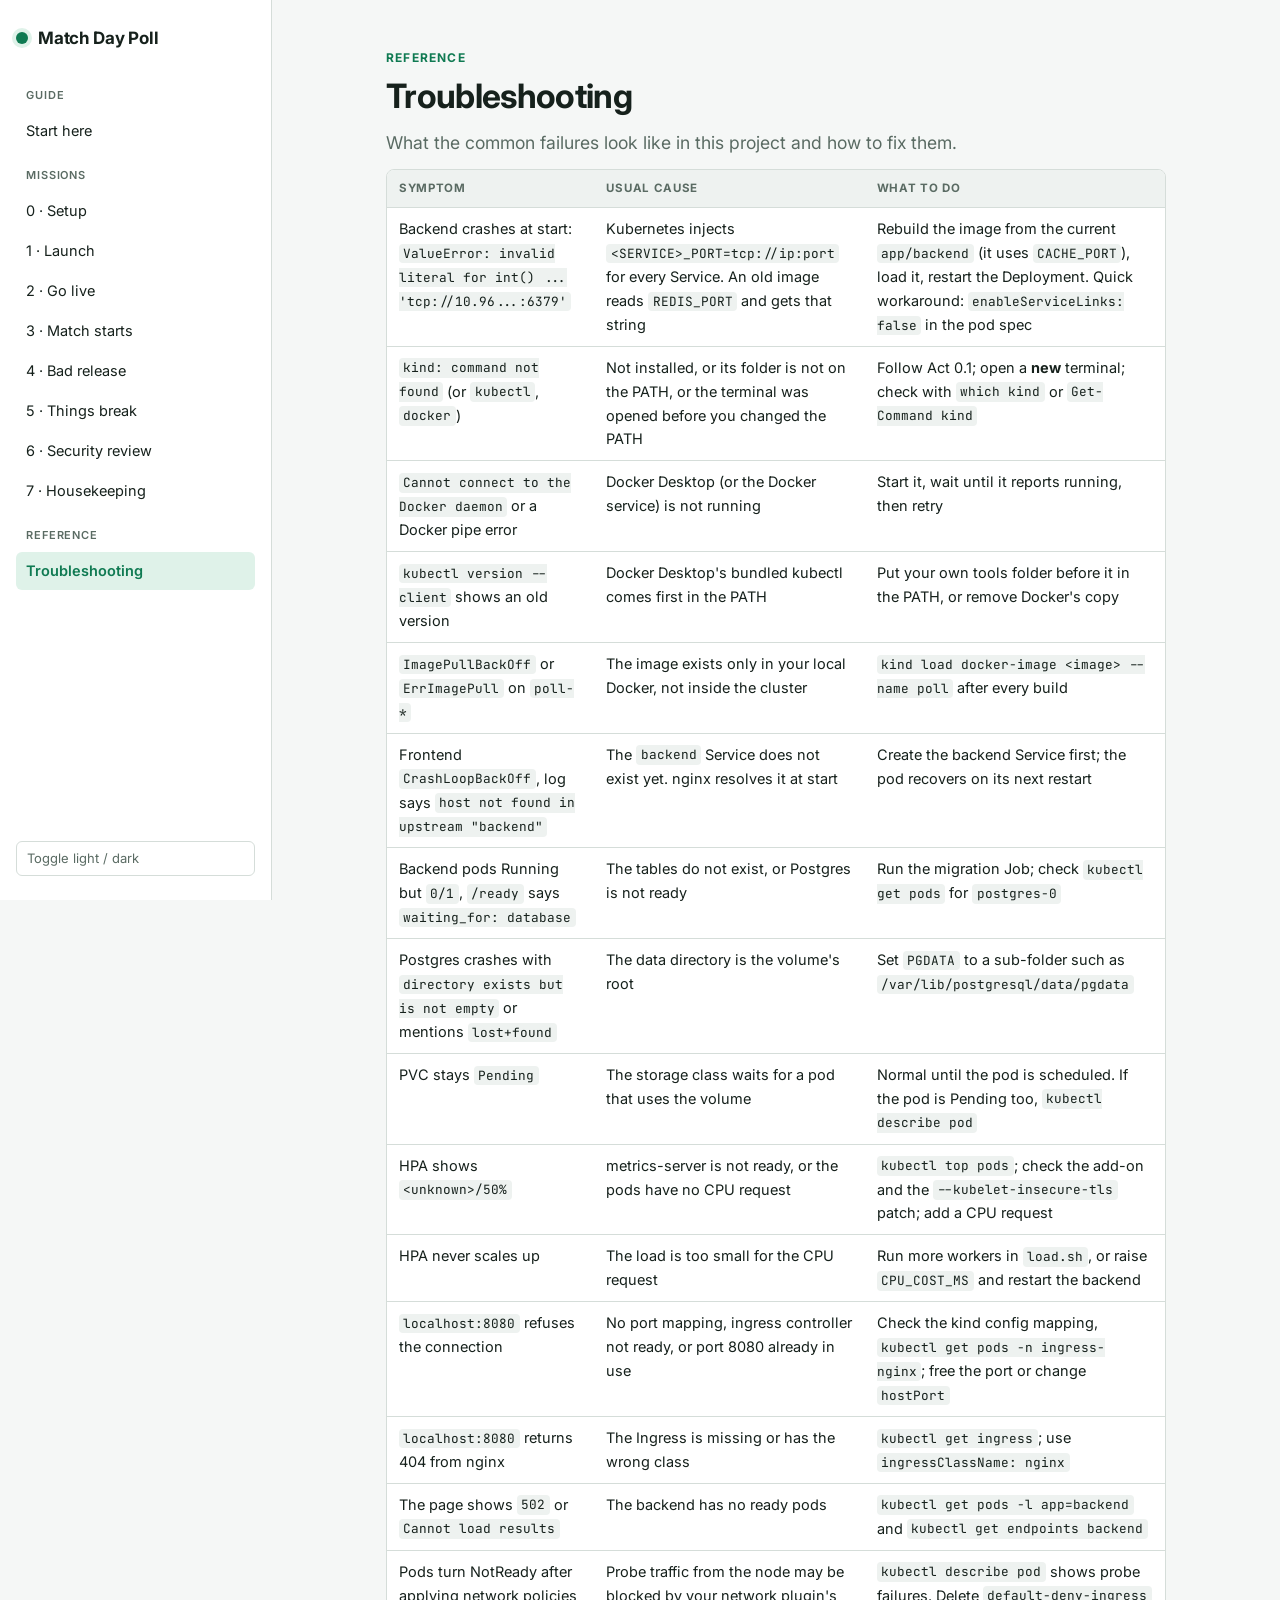
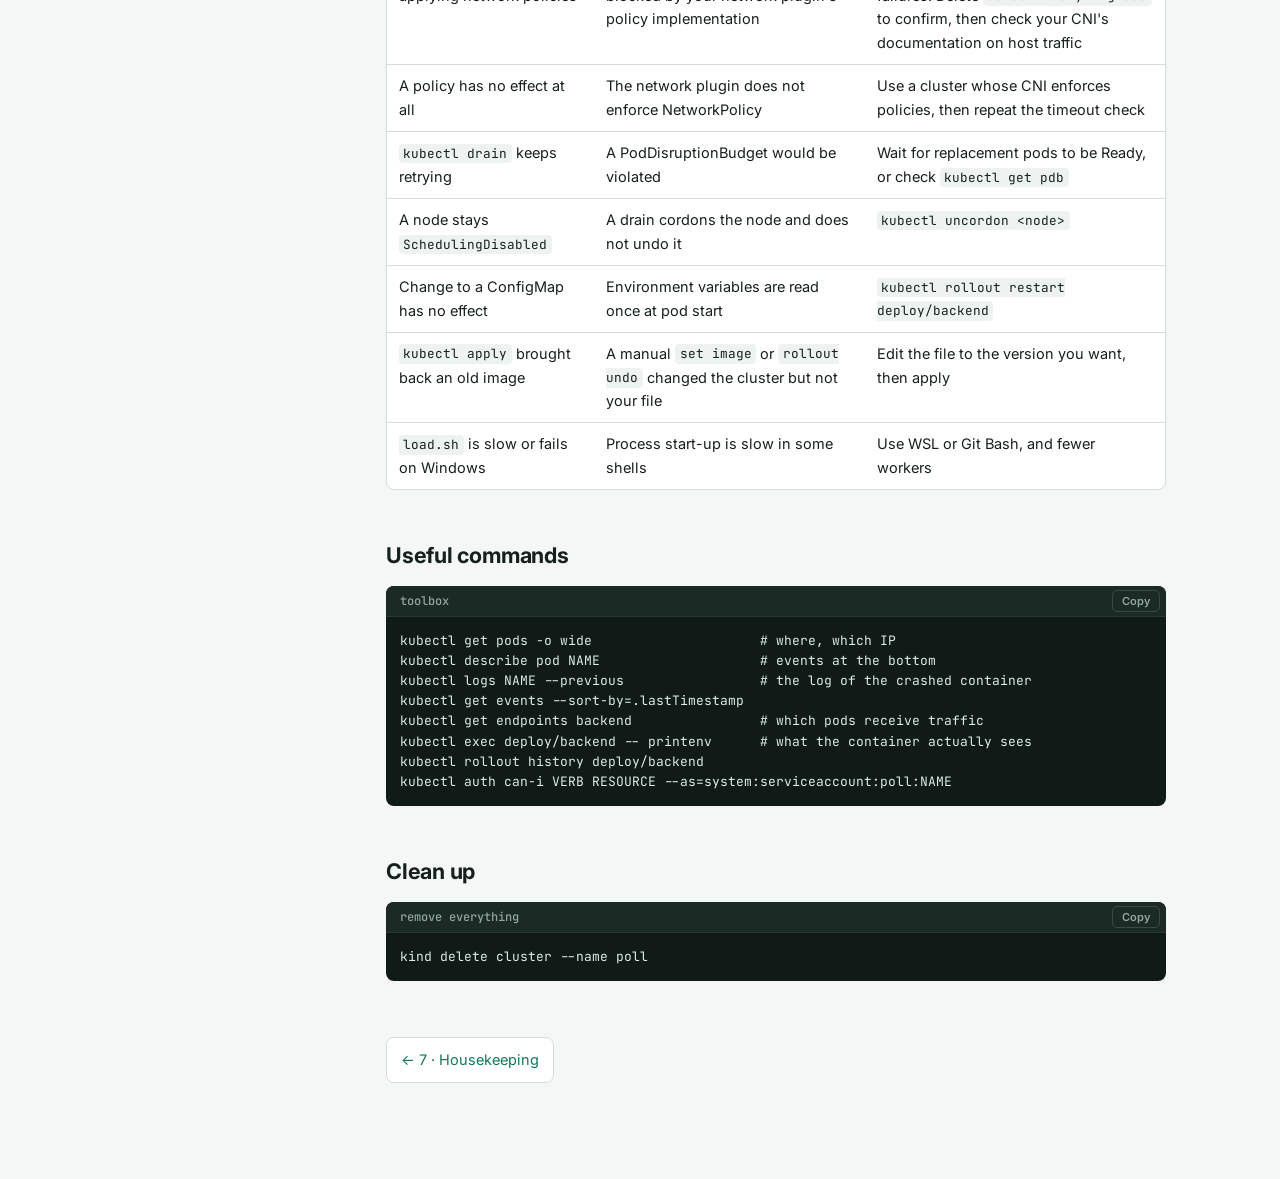
<file: docs/troubleshooting.html>
<!doctype html>
<html lang="en">
<head>
<meta charset="utf-8">
<meta name="viewport" content="width=device-width, initial-scale=1">
<title>Troubleshooting · Match Day Poll</title>
<link rel="preconnect" href="https://fonts.googleapis.com">
<link rel="preconnect" href="https://fonts.gstatic.com" crossorigin>
<link rel="stylesheet" href="https://fonts.googleapis.com/css2?family=Inter:wght@400;500;600;700&family=JetBrains+Mono:wght@500;600&display=swap">
<link rel="stylesheet" href="assets/style.css">
</head>
<body>
<div class="topbar"><button id="nav-open" type="button" aria-label="Open navigation">Menu</button><strong>Match Day Poll</strong></div>
<div class="shell">
<aside class="side">
<a class="brand" href="index.html"><span class="dot"></span>Match Day Poll</a>
<nav class="nav" aria-label="Guide">
<div class="group">Guide</div>
<a href="index.html">Start here</a>
<div class="group">Missions</div>
<a href="00-setup.html">0 · Setup</a>
<a href="01-launch.html">1 · Launch</a>
<a href="02-go-live.html">2 · Go live</a>
<a href="03-match-starts.html">3 · Match starts</a>
<a href="04-bad-release.html">4 · Bad release</a>
<a href="05-things-break.html">5 · Things break</a>
<a href="06-security-review.html">6 · Security review</a>
<a href="07-housekeeping.html">7 · Housekeeping</a>
<div class="group">Reference</div>
<a href="troubleshooting.html" aria-current="page">Troubleshooting</a>
</nav>
<button class="theme" id="theme" type="button">Toggle light / dark</button>
</aside>
<main>
<div class="content">
<div class="eyebrow">Reference</div>
<h1>Troubleshooting</h1>
<p class="lede">What the common failures look like in this project and how to fix them.</p>
<div class="table-wrap"><table>
<thead><tr><th>Symptom</th><th>Usual cause</th><th>What to do</th></tr></thead>
<tbody>
<tr><td>Backend crashes at start: <code>ValueError: invalid literal for int() ... 'tcp://10.96...:6379'</code></td><td>Kubernetes injects <code>&lt;SERVICE&gt;_PORT=tcp://ip:port</code> for every Service. An old image reads <code>REDIS_PORT</code> and gets that string</td><td>Rebuild the image from the current <code>app/backend</code> (it uses <code>CACHE_PORT</code>), load it, restart the Deployment. Quick workaround: <code>enableServiceLinks: false</code> in the pod spec</td></tr>
<tr><td><code>kind: command not found</code> (or <code>kubectl</code>, <code>docker</code>)</td><td>Not installed, or its folder is not on the PATH, or the terminal was opened before you changed the PATH</td><td>Follow Act 0.1; open a <b>new</b> terminal; check with <code>which kind</code> or <code>Get-Command kind</code></td></tr>
<tr><td><code>Cannot connect to the Docker daemon</code> or a Docker pipe error</td><td>Docker Desktop (or the Docker service) is not running</td><td>Start it, wait until it reports running, then retry</td></tr>
<tr><td><code>kubectl version --client</code> shows an old version</td><td>Docker Desktop's bundled kubectl comes first in the PATH</td><td>Put your own tools folder before it in the PATH, or remove Docker's copy</td></tr>
<tr><td><code>ImagePullBackOff</code> or <code>ErrImagePull</code> on <code>poll-*</code></td><td>The image exists only in your local Docker, not inside the cluster</td><td><code>kind load docker-image &lt;image&gt; --name poll</code> after every build</td></tr>
<tr><td>Frontend <code>CrashLoopBackOff</code>, log says <code>host not found in upstream "backend"</code></td><td>The <code>backend</code> Service does not exist yet. nginx resolves it at start</td><td>Create the backend Service first; the pod recovers on its next restart</td></tr>
<tr><td>Backend pods Running but <code>0/1</code>, <code>/ready</code> says <code>waiting_for: database</code></td><td>The tables do not exist, or Postgres is not ready</td><td>Run the migration Job; check <code>kubectl get pods</code> for <code>postgres-0</code></td></tr>
<tr><td>Postgres crashes with <code>directory exists but is not empty</code> or mentions <code>lost+found</code></td><td>The data directory is the volume's root</td><td>Set <code>PGDATA</code> to a sub-folder such as <code>/var/lib/postgresql/data/pgdata</code></td></tr>
<tr><td>PVC stays <code>Pending</code></td><td>The storage class waits for a pod that uses the volume</td><td>Normal until the pod is scheduled. If the pod is Pending too, <code>kubectl describe pod</code></td></tr>
<tr><td>HPA shows <code>&lt;unknown&gt;/50%</code></td><td>metrics-server is not ready, or the pods have no CPU request</td><td><code>kubectl top pods</code>; check the add-on and the <code>--kubelet-insecure-tls</code> patch; add a CPU request</td></tr>
<tr><td>HPA never scales up</td><td>The load is too small for the CPU request</td><td>Run more workers in <code>load.sh</code>, or raise <code>CPU_COST_MS</code> and restart the backend</td></tr>
<tr><td><code>localhost:8080</code> refuses the connection</td><td>No port mapping, ingress controller not ready, or port 8080 already in use</td><td>Check the kind config mapping, <code>kubectl get pods -n ingress-nginx</code>; free the port or change <code>hostPort</code></td></tr>
<tr><td><code>localhost:8080</code> returns 404 from nginx</td><td>The Ingress is missing or has the wrong class</td><td><code>kubectl get ingress</code>; use <code>ingressClassName: nginx</code></td></tr>
<tr><td>The page shows <code>502</code> or <code>Cannot load results</code></td><td>The backend has no ready pods</td><td><code>kubectl get pods -l app=backend</code> and <code>kubectl get endpoints backend</code></td></tr>
<tr><td>Pods turn NotReady after applying network policies</td><td>Probe traffic from the node may be blocked by your network plugin's policy implementation</td><td><code>kubectl describe pod</code> shows probe failures. Delete <code>default-deny-ingress</code> to confirm, then check your CNI's documentation on host traffic</td></tr>
<tr><td>A policy has no effect at all</td><td>The network plugin does not enforce NetworkPolicy</td><td>Use a cluster whose CNI enforces policies, then repeat the timeout check</td></tr>
<tr><td><code>kubectl drain</code> keeps retrying</td><td>A PodDisruptionBudget would be violated</td><td>Wait for replacement pods to be Ready, or check <code>kubectl get pdb</code></td></tr>
<tr><td>A node stays <code>SchedulingDisabled</code></td><td>A drain cordons the node and does not undo it</td><td><code>kubectl uncordon &lt;node&gt;</code></td></tr>
<tr><td>Change to a ConfigMap has no effect</td><td>Environment variables are read once at pod start</td><td><code>kubectl rollout restart deploy/backend</code></td></tr>
<tr><td><code>kubectl apply</code> brought back an old image</td><td>A manual <code>set image</code> or <code>rollout undo</code> changed the cluster but not your file</td><td>Edit the file to the version you want, then apply</td></tr>
<tr><td><code>load.sh</code> is slow or fails on Windows</td><td>Process start-up is slow in some shells</td><td>Use WSL or Git Bash, and fewer workers</td></tr>
</tbody>
</table></div>
<h2>Useful commands</h2>
<pre data-title="toolbox"><code>kubectl get pods -o wide                     # where, which IP
kubectl describe pod NAME                    # events at the bottom
kubectl logs NAME --previous                 # the log of the crashed container
kubectl get events --sort-by=.lastTimestamp
kubectl get endpoints backend                # which pods receive traffic
kubectl exec deploy/backend -- printenv      # what the container actually sees
kubectl rollout history deploy/backend
kubectl auth can-i VERB RESOURCE --as=system:serviceaccount:poll:NAME</code></pre>
<h2>Clean up</h2>
<pre data-title="remove everything"><code>kind delete cluster --name poll</code></pre>

<div class="pager"><a href="07-housekeeping.html">← 7 · Housekeeping</a><span></span></div>
</div>
</main>
</div>
<script src="assets/app.js"></script>
</body>
</html>
</file>
<file: docs/assets/style.css>
/* Match Day Poll guide: slate + pitch-green, amber for hints. Light and dark. */
:root {
  --bg: #f5f7f6; --surface: #ffffff; --surface-2: #eef2f0; --fg: #16211c; --muted: #5a6b63; --line: #d5ddd9;
  --accent: #0f7a52; --accent-soft: #dff2e9; --accent-fg: #ffffff;
  --hint: #8a5a00; --hint-soft: #fbf0d6; --sol: #3b4f8f; --sol-soft: #e4e9f8; --warn: #a8321f; --warn-soft: #f8e3df;
  --code-bg: #101a16; --code-fg: #dcebe3; --code-bar: #1b2a24; --code-muted: #8fa89b;
  --font: "Inter", system-ui, -apple-system, "Segoe UI", sans-serif;
  --mono: "JetBrains Mono", ui-monospace, "Cascadia Code", Consolas, monospace;
}
@media (prefers-color-scheme: dark) {
  :root:not([data-theme="light"]) {
    --bg: #0d1512; --surface: #131e19; --surface-2: #1a2822; --fg: #e5eee9; --muted: #93a99d; --line: #263831;
    --accent: #4ac28a; --accent-soft: #14352a; --accent-fg: #07130e;
    --hint: #f0c35c; --hint-soft: #33280d; --sol: #a9b9f0; --sol-soft: #1c2342; --warn: #ff9b88; --warn-soft: #3a1d19;
    --code-bg: #08100d; --code-bar: #12201a; color-scheme: dark;
  }
}
:root[data-theme="dark"] {
  --bg: #0d1512; --surface: #131e19; --surface-2: #1a2822; --fg: #e5eee9; --muted: #93a99d; --line: #263831;
  --accent: #4ac28a; --accent-soft: #14352a; --accent-fg: #07130e;
  --hint: #f0c35c; --hint-soft: #33280d; --sol: #a9b9f0; --sol-soft: #1c2342; --warn: #ff9b88; --warn-soft: #3a1d19;
  --code-bg: #08100d; --code-bar: #12201a; color-scheme: dark;
}

* { box-sizing: border-box; }
html { scroll-behavior: smooth; }
body { margin: 0; background: var(--bg); color: var(--fg); font-family: var(--font); font-size: 16px; line-height: 1.65; }
a { color: var(--accent); text-underline-offset: 2px; }
code { font-family: var(--mono); font-size: .88em; background: var(--surface-2); padding: .1em .35em; border-radius: 4px; }
:focus-visible { outline: 2px solid var(--accent); outline-offset: 2px; }

/* layout */
.shell { display: grid; grid-template-columns: 272px minmax(0, 1fr); min-height: 100vh; }
.side { position: sticky; top: 0; height: 100vh; overflow-y: auto; background: var(--surface); border-right: 1px solid var(--line);
  padding: 24px 16px; display: flex; flex-direction: column; gap: 20px; }
.brand { font-weight: 700; letter-spacing: -.01em; font-size: 17px; text-decoration: none; color: var(--fg); display: flex; align-items: center; gap: 10px; }
.brand .dot { width: 12px; height: 12px; border-radius: 50%; background: var(--accent); box-shadow: 0 0 0 4px var(--accent-soft); }
.nav { display: flex; flex-direction: column; gap: 2px; }
.nav .group { font-size: 11px; letter-spacing: .08em; text-transform: uppercase; color: var(--muted); margin: 14px 10px 6px; font-weight: 600; }
.nav a { display: block; padding: 7px 10px; border-radius: 6px; text-decoration: none; color: var(--fg); font-size: 14.5px; }
.nav a:hover { background: var(--surface-2); }
.nav a[aria-current="page"] { background: var(--accent-soft); color: var(--accent); font-weight: 600; }
.theme { margin-top: auto; font: inherit; font-size: 13px; color: var(--muted); background: none; border: 1px solid var(--line); border-radius: 6px; padding: 6px 10px; cursor: pointer; text-align: left; }
.topbar { display: none; }
main { padding: 48px max(24px, 4vw) 96px; }
.content { max-width: 780px; margin: 0 auto; }

/* type */
h1 { font-size: 2.1rem; line-height: 1.2; letter-spacing: -.02em; margin: 0 0 12px; text-wrap: balance; }
h2 { font-size: 1.35rem; margin: 48px 0 12px; letter-spacing: -.01em; text-wrap: balance; }
h3 { font-size: 1.1rem; margin: 0 0 8px; }
h4 { font-size: .8rem; text-transform: uppercase; letter-spacing: .07em; color: var(--muted); margin: 18px 0 6px; }
p { margin: 0 0 12px; }
.lede { font-size: 1.1rem; color: var(--muted); max-width: 62ch; }
.eyebrow { font-size: 12px; text-transform: uppercase; letter-spacing: .1em; color: var(--accent); font-weight: 700; margin-bottom: 8px; }
ul, ol { padding-left: 22px; margin: 0 0 12px; }
li { margin-bottom: 4px; }

/* tables */
.table-wrap { overflow-x: auto; border: 1px solid var(--line); border-radius: 8px; background: var(--surface); margin: 8px 0 16px; }
table { border-collapse: collapse; width: 100%; font-size: 14.5px; min-width: 520px; }
th, td { text-align: left; padding: 9px 12px; border-bottom: 1px solid var(--line); vertical-align: top; }
th { font-size: 11.5px; text-transform: uppercase; letter-spacing: .06em; color: var(--muted); background: var(--surface-2); }
tr:last-child td { border-bottom: 0; }

/* code */
pre { margin: 0 0 14px; background: var(--code-bg); color: var(--code-fg); border-radius: 8px; overflow: hidden; position: relative; }
pre[data-title]::before { content: attr(data-title); display: block; background: var(--code-bar); color: var(--code-muted);
  font: 500 12px var(--mono); padding: 7px 14px; padding-right: 76px; border-bottom: 1px solid rgba(255,255,255,.06); }
pre code { display: block; background: none; padding: 14px; font-size: 13px; line-height: 1.55; overflow-x: auto; white-space: pre; color: inherit; }
.copy { position: absolute; top: 4px; right: 6px; font: 600 11px var(--font); color: var(--code-muted); background: transparent; border: 1px solid rgba(255,255,255,.14);
  border-radius: 5px; padding: 3px 9px; cursor: pointer; }
.copy:hover { color: #fff; border-color: rgba(255,255,255,.35); }
pre:not([data-title]) .copy { top: 6px; }

/* mission */
.mission { background: var(--surface); border: 1px solid var(--line); border-radius: 12px; padding: 22px 24px; margin: 24px 0; }
.mission > header { display: flex; align-items: baseline; gap: 12px; flex-wrap: wrap; margin-bottom: 8px; }
.mission .num { font: 600 12px var(--mono); background: var(--accent-soft); color: var(--accent); padding: 3px 9px; border-radius: 999px; }
.mission h3 { margin: 0; flex: 1 1 240px; }
.done { display: flex; align-items: center; gap: 6px; font-size: 13px; color: var(--muted); cursor: pointer; user-select: none; }
.mission.is-done { border-color: var(--accent); }
.goal { font-size: 1.02rem; }
.writes { font-size: 14px; color: var(--muted); }
.writes code { color: var(--fg); }
.expect { font-size: 14.5px; background: var(--accent-soft); border-radius: 6px; padding: 8px 12px; }
details { border-radius: 8px; margin: 10px 0; border: 1px solid var(--line); background: var(--surface); }
details > summary { cursor: pointer; padding: 9px 14px; font-weight: 600; font-size: 14.5px; list-style: none; display: flex; align-items: center; gap: 8px; }
details > summary::-webkit-details-marker { display: none; }
details > summary::before { content: "▸"; font-size: 11px; transition: transform .15s; }
details[open] > summary::before { transform: rotate(90deg); }
details > .body { padding: 2px 14px 12px; }
details.hint { background: var(--hint-soft); border-color: transparent; }
details.hint > summary { color: var(--hint); }
details.solution { background: var(--sol-soft); border-color: transparent; }
details.solution > summary { color: var(--sol); }
details.predict > summary { color: var(--accent); }
.callout { border-left: 3px solid var(--accent); background: var(--accent-soft); padding: 10px 14px; border-radius: 0 6px 6px 0; margin: 14px 0; font-size: 15px; }
.callout.warn { border-color: var(--warn); background: var(--warn-soft); }

/* flow diagram */
.flow { display: flex; flex-wrap: wrap; gap: 10px; align-items: center; margin: 12px 0 18px; }
.flow .box { background: var(--surface); border: 1px solid var(--line); border-radius: 8px; padding: 10px 14px; min-width: 112px; text-align: center; font-size: 14px; }
.flow .box b { display: block; }
.flow .box span { color: var(--muted); font-size: 12.5px; }
.flow .box.hot { border-color: var(--accent); background: var(--accent-soft); }
.flow .arrow { color: var(--muted); font-size: 18px; }
.cards { display: grid; grid-template-columns: repeat(auto-fill, minmax(230px, 1fr)); gap: 12px; margin: 14px 0; }
.card { background: var(--surface); border: 1px solid var(--line); border-radius: 10px; padding: 14px 16px; text-decoration: none; color: inherit; display: block; }
.card:hover { border-color: var(--accent); }
.card .k { font: 600 12px var(--mono); color: var(--accent); }
.card .t { font-weight: 600; margin: 2px 0; }
.card .d { font-size: 13.5px; color: var(--muted); }
.pager { display: flex; justify-content: space-between; gap: 12px; margin-top: 56px; flex-wrap: wrap; }
.pager a { border: 1px solid var(--line); border-radius: 8px; padding: 10px 14px; text-decoration: none; background: var(--surface); font-size: 14.5px; }
.pager a:hover { border-color: var(--accent); }

@media (max-width: 900px) {
  .shell { grid-template-columns: 1fr; }
  .side { position: fixed; inset: 0 auto 0 0; width: 280px; z-index: 30; transform: translateX(-100%); transition: transform .2s; }
  body.nav-open .side { transform: none; box-shadow: 0 0 0 100vmax rgba(0,0,0,.4); }
  .topbar { display: flex; align-items: center; gap: 12px; position: sticky; top: 0; z-index: 20; background: var(--surface); border-bottom: 1px solid var(--line); padding: 10px 16px; }
  .topbar button { font: inherit; background: none; border: 1px solid var(--line); border-radius: 6px; padding: 4px 10px; color: var(--fg); cursor: pointer; }
  main { padding: 28px 16px 72px; }
  .mission { padding: 18px 16px; }
}
@media (prefers-reduced-motion: reduce) { html { scroll-behavior: auto; } * { transition: none !important; } }
</file>
